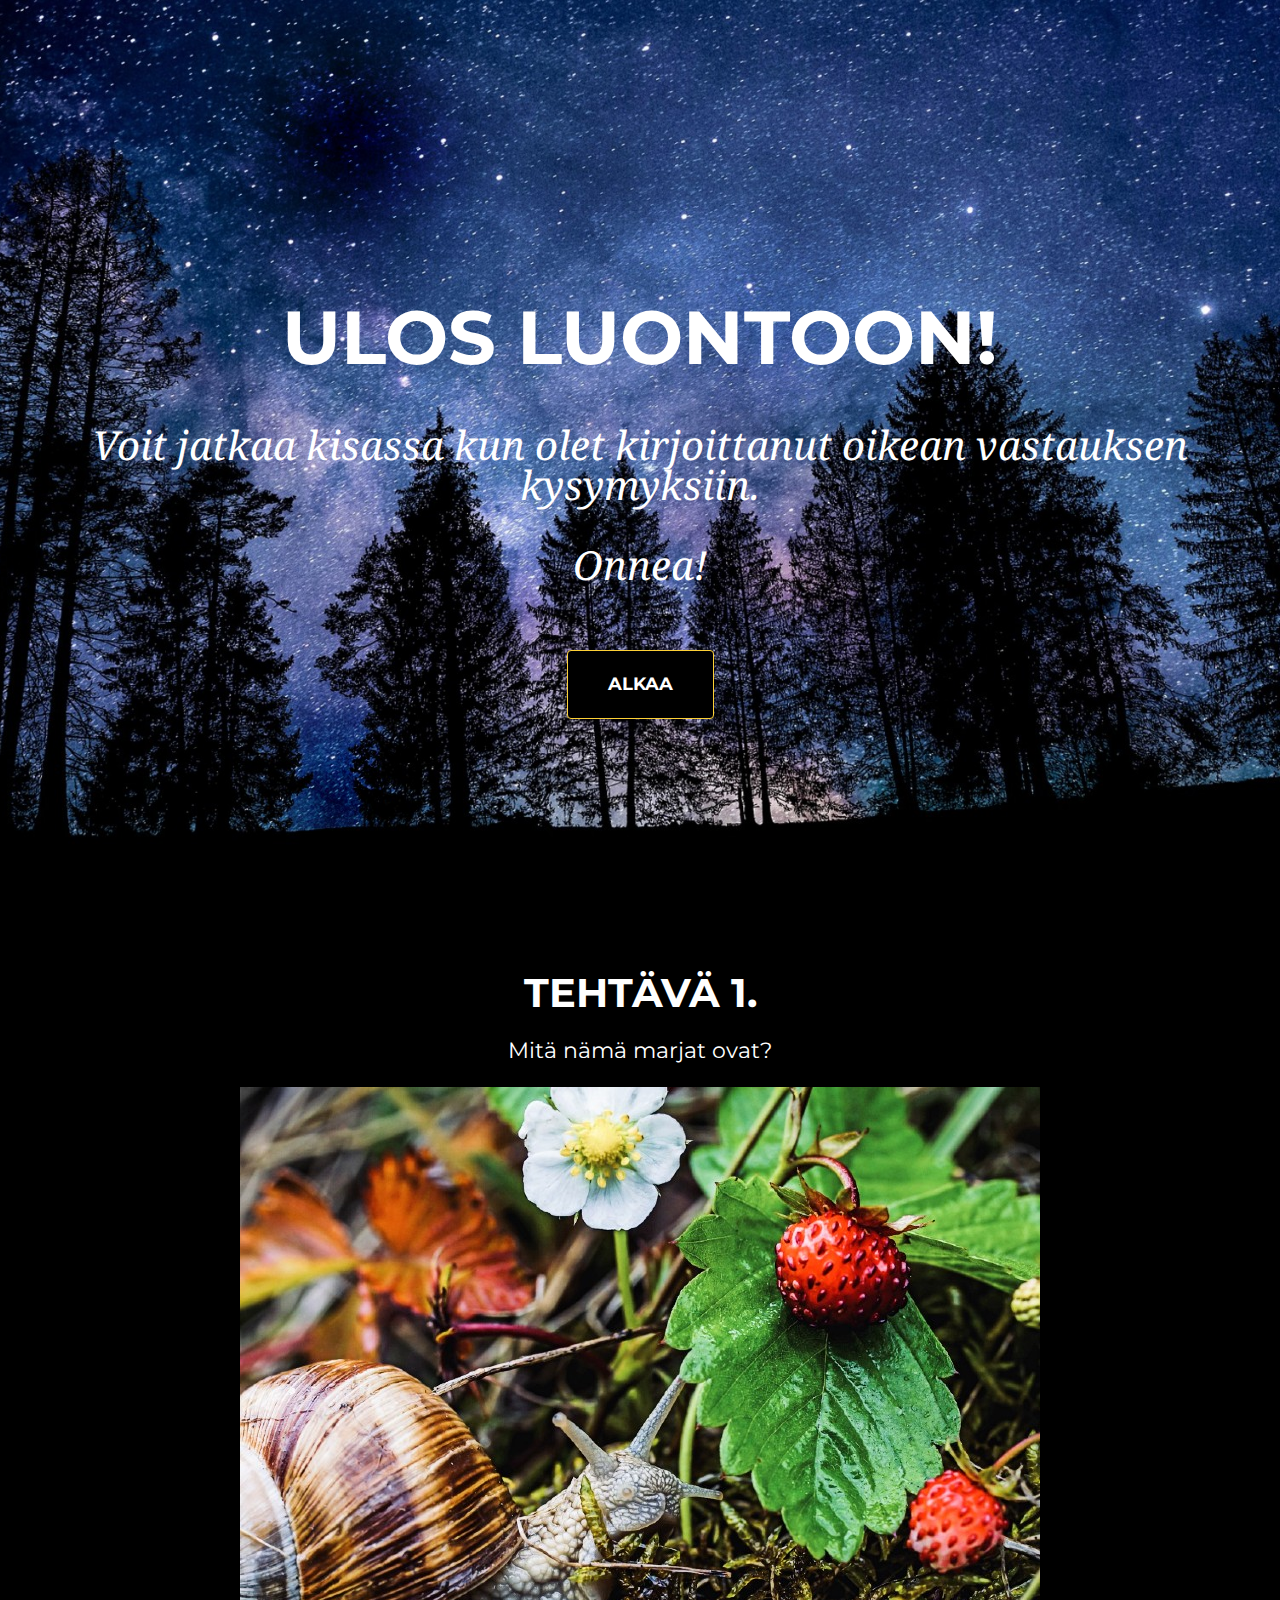
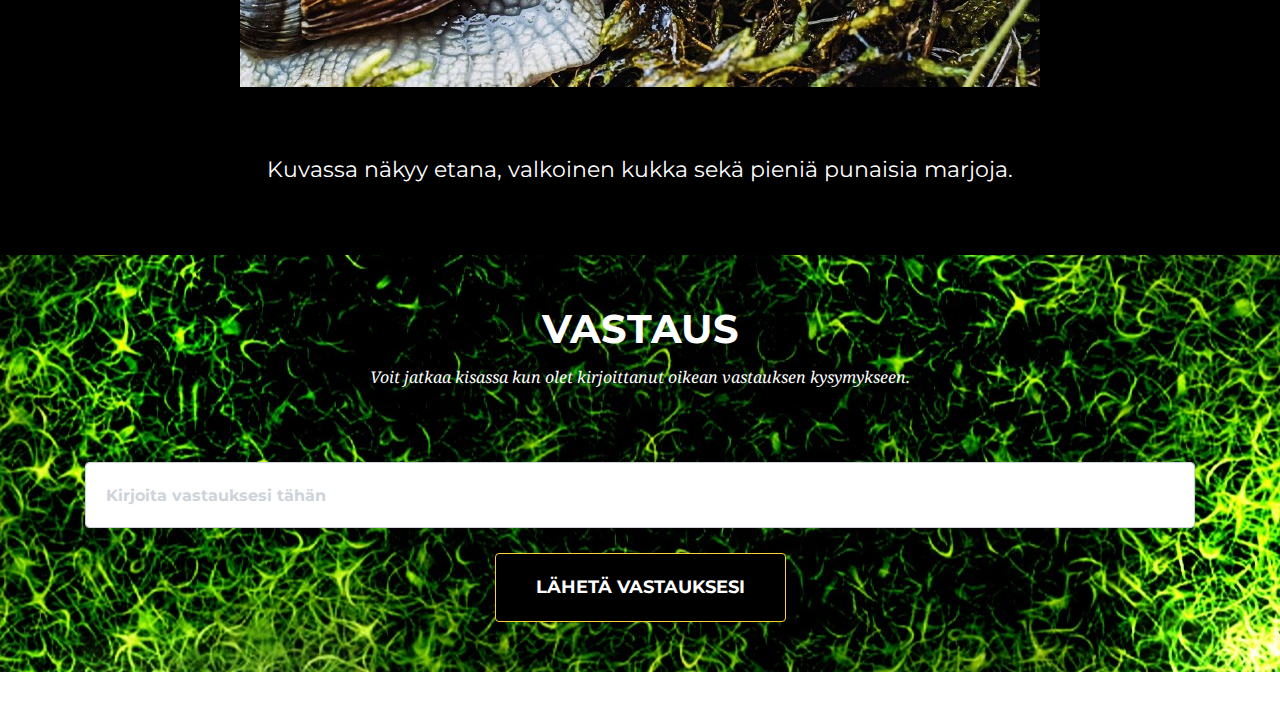
<file: index.html>
<!--
OM TEKNIKJAKTEN
==========================================================
Teknikjakten är inspirerad av escape rooms och skapades som en del 
av projektet Mer för fler som Umeå kommuns bibliotek deltog i 2018. 
Projektgruppen bestod av sex personer från olika bibliotek som gick 
en metodutbildning, SKL:s Innovationsguiden.

Du kan hitta mer information om detta projekt på följande plats

www.minabibliotek.se/merforfler

SKAPA EGNA JAKTER
==========================================================
Denna version av teknikjakten är en mall framtagen för att det skall vara
enkelt att skapa egna teknikjakter.
kunna skapa egna "teknikjakter".

Ett exempel på teknikjakt kan hittas på:

www.itbib.se/teknikjakten

LICENS OCH MALL
==========================================================
Teknikjakten är byggd med hjälp av ett javascript ramverk som heter 
Twitter bootstrap och en tema som heter Agency.
Temat kan hittas på följande sida.

https://startbootstrap.com/themes/agency/

Eller här:

https://github.com/BlackrockDigital/startbootstrap-agency

Mallen Agency använder sig av en licens som heter "The MIT License".
Det innebär följande

The MIT License (MIT)

Copyright (c) 2013-2019 Blackrock Digital LLC

Permission is hereby granted, free of charge, to any person obtaining a copy
of this software and associated documentation files (the "Software"), to deal
in the Software without restriction, including without limitation the rights
to use, copy, modify, merge, publish, distribute, sublicense, and/or sell
copies of the Software, and to permit persons to whom the Software is
furnished to do so, subject to the following conditions:

The above copyright notice and this permission notice shall be included in
all copies or substantial portions of the Software.

THE SOFTWARE IS PROVIDED "AS IS", WITHOUT WARRANTY OF ANY KIND, EXPRESS OR
IMPLIED, INCLUDING BUT NOT LIMITED TO THE WARRANTIES OF MERCHANTABILITY,
FITNESS FOR A PARTICULAR PURPOSE AND NONINFRINGEMENT. IN NO EVENT SHALL THE
AUTHORS OR COPYRIGHT HOLDERS BE LIABLE FOR ANY CLAIM, DAMAGES OR OTHER
LIABILITY, WHETHER IN AN ACTION OF CONTRACT, TORT OR OTHERWISE, ARISING FROM,
OUT OF OR IN CONNECTION WITH THE SOFTWARE OR THE USE OR OTHER DEALINGS IN
THE SOFTWARE.

SLUT PÅ KOMMENTARER
==========================================================
-->

<!--SÅ GÖR DU För att skapa en egen teknikjakt behöver du ändra vissa delar i detta dokument
sådana platser är märkta med texten ÄNDRA. Läs kommentarerna eller använd sökfunktionen
ctrl+f för att snabbt hitta de platser du behöver ändra på.-->


<!DOCTYPE html>
<html lang="sv">
  <head>
    <meta http-equiv="Content-Type" content="text/html; charset=UTF-8">
    <meta name="viewport" content="width=device-width, initial-scale=1, shrink-to-fit=no">
    <meta name="description" content="">
    <meta name="author" content="">

  <!--
  # Genom att ändra denna informationen nedan kan du ge jakten ett eget namn
  # EX: <title>Ett helt eget namn</title>
  # Informationen visas inte någonstans på webbsidan utan ändrar det namn som 
  # webbsidans flik/tabb har då du du surfar till sidan.
  # 
  -->

    

  <!--Filer som berättar hur sidan skall se ut laddas in. Här behöver vi inte ändra något-->
  
    <link href="vendor/bootstrap/css/bootstrap.min.css" rel="stylesheet">
    <link href="vendor/fontawesome-free/css/all.min.css" rel="stylesheet" type="text/css">
    <link href="https://fonts.googleapis.com/css?family=Montserrat:400,700" rel="stylesheet" type="text/css">
    <link href='https://fonts.googleapis.com/css?family=Kaushan+Script' rel='stylesheet' type='text/css'>
    <link href='https://fonts.googleapis.com/css?family=Droid+Serif:400,700,400italic,700italic' rel='stylesheet' type='text/css'>
    <link href='https://fonts.googleapis.com/css?family=Roboto+Slab:400,100,300,700' rel='stylesheet' type='text/css'>
    <link href="css/agency.min.css" rel="stylesheet">
    <link href="css/style.css" rel="stylesheet">

  </head>


  <body id="page-top">
  <!-- Denna del av koden berättar vad menyn skall innehålla -->
    <nav class="navbar navbar-expand-lg navbar-dark fixed-top" id="mainNav">
      <div class="container">
        
        <!--<button class="navbar-toggler navbar-toggler-right" type="button" data-toggle="collapse" data-target="#navbarResponsive" aria-controls="navbarResponsive" aria-expanded="false" aria-label="Toggle navigation">
          Menu
          <i class="fas fa-bars"></i>
        </button>
        <div class="collapse navbar-collapse" id="navbarResponsive">
          <ul class="navbar-nav text-uppercase ml-auto">
            <li class="nav-item">
              <a class="nav-link js-scroll-trigger" href="./om.html"></a>
            </li> 
            <li class="nav-item">
              <a class="nav-link js-scroll-trigger" href="./om.html"></a>
            </li> 

          </ul>
          -->
        </div>
      </div>
    </nav>

    <!--SLUT PÅ DELEN SOM BESKRIVER MENYN LÄNGST UPP-->

    <!--FÖRSTA DELEN SOM INTRODUCERAR JAKTEN STARTAR-->
    <header class="masthead"> 
      <div class="container"> 
        <div class="intro-text">
        <div class="intro-heading text-uppercase">Ulos luontoon!</div>
          <div class="intro-lead-in">Voit jatkaa kisassa kun olet kirjoittanut oikean vastauksen kysymyksiin.<br/><br/>Onnea! <br/><br/></div>
          
          <a class="btn btn-primary btn-xl text-uppercase js-scroll-trigger" href="#services">
          Alkaa
          </a>
        </div>
      </div>
    </header>
    
    <!-- DELEN SOM BESKRIVER FÖRSTA UPPDRAGET STARTAR -->
    <section id="services">
      <div class="container">
        <div class="row">
          <div class="col-lg-12 text-center">
            <h2 class="section-heading text-uppercase">Tehtävä 1.</h2>
            <!-- h3 class="section-subheading "></h3-->

            <p> Mitä nämä marjat ovat?</p>
            
            <!--Ibland kanske du vill lägga till en bild i beskrivningen.
            I så fall läger du in bilden i katalogen img.
            Du lägger sedan in följande kod för att berätta att en bild skall visas.
            Men ersätter bildensnamn med det namn din bild och det filformat din bild har.

            EX:
            <img src="./img/bildensnamn.filformat">
            T.ex: <img src="./img/coolbild.jpeg">-->
            <img src="./img/smul.jpg" alt="">
            <p></p>

            <br />
            <br />
            <p>Kuvassa näkyy etana, valkoinen kukka sekä pieniä punaisia marjoja.</p>
            <!--Här nedan beskriver du vad uppdraget skall vara-->
            <p>
          
            </p>
          </div>
        </div>
      </div>
    </section>

 
    
    <!-- DELEN DÄR MAN MATAR IN SITT SVAR STARTAR -->
    <section id="contact">
      <div class="container">
        <div class="row">
          <div class="col-lg-12 text-center">
            <h2 class="section-heading text-uppercase">vastaus</h2>
            <h3 class="section-subheading question-text">Voit jatkaa kisassa kun olet kirjoittanut oikean vastauksen kysymykseen.</h3>
          </div>
        </div>
        <div class="row">
          <div class="col-lg-12">

      <!--Du behöver här berätta vilken sida som skall laddas om man löser uppdraget.
      Just nu är det sidan som heter 2.html som skall laddas.
      Om vi istället skulle arbeta med uppdrag 2 just så och ändra i filen 2.html skulle vi då alltså
      istället låta det stå "./3.html" eftersom det då är den sidan som borde laddas.

      Vi kan fortsätta på detta viset och lägga till nya sidor tills dess att vi skapat
      så många uppdrag vi vill.
      -->
            <form id="contactForm" name="sentMessage" novalidate="novalidate" 
            action="./2.html" 
            onsubmit="return validateForm()" autocomplete="off">
              <div class="row">
                <div class="col-md-12">
                  <div class="form-group">
                    <input class="form-control" id="answer" type="text" placeholder="Kirjoita vastauksesi tähän" required="required" data-validation-required-message="Rutan får inte vara tom">
                    <p class="help-block text-danger"></p>
                  </div>
                  
                <div class="col-lg-12 text-center">
                  <div id="success"></div>
                  <button id="sendMessageButton" class="btn btn-primary btn-xl text-uppercase" type="submit">Lähetä vastauksesi</button>
                </div>
              </div>
            
          </div></form>
        </div>
      </div>
    </div></section>

    <!-- DENNA DEL BESKRIVER INFORMATIONEN SOM VISAS LÄNGST NER PÅ SIDAN -->
    <footer>
      <div class="container">
        <div class="row">
          <div class="col-md-12">
            <span class="copyright">
              
            </span>
          </div>
          
        </div>
      </div>
    </footer>



    <!-- Filer som denna mall använder läses in, du behöver inte ändra något här.-->

    <script src="vendor/jquery/jquery.min.js"></script>
    <script src="vendor/bootstrap/js/bootstrap.bundle.min.js"></script>
    <script src="vendor/jquery-easing/jquery.easing.min.js"></script>
    <script src="js/agency.min.js"></script>
    <script src="js/agency.min.js"></script>

    <!--I DENNA DEL BERÄTTAR DU VAD SOM ÄR RÄTT SVAR-->
    <script>
    function validateForm() {

      //Det använder skriver i rutan hämtas in och sparas i en variabel som heter answer.
      //det man skrivit in i rutan konverteras automatiskt till gemener.
      //Skriver någon in MeDDelande och då använder versaler kommer texten som sparas att ändå att bli meddelande.
      //Det gör det lättare att berätta vilket alteranativ som är rätt eftersom
      //vi inte behöver ta hänsyn till gemenser/versaler.
      var answer = document.forms["contactForm"]["answer"].value.toLowerCase();
      
      /*Genom att ändra det som står mellan dessa tecken "" kan du välja vad som är rätt svar 
      Viktigt! Skriv svaret med små bokstäver.

      EX: if (answer == "mittsvar")

      Om man nu skriver in mittsvar i rutan kommer man vidare.
      
      Finns det fler än ett rätt svar? 

      Genom att lägga till följande tecken || (markera texten och kopiera 
      eller tryck alt-gr samtidigt som du trycker på tangenten till höger om shift)
      så kan du lägga till fler alternativ som är rätt.

      EX: Med två räta svar

      if (answer == "svar1" || answer == "svar2" )
      
      EX: Med tre rätta svar

      if (answer == "svar1" || answer == "svar2" answer == "svar3" )
      */

      if (answer == "ahomansikoita") { /*Kom ihåg att svaret skall skrivas med gemener*/
          return true;
      }else{
        document.getElementById("answer").value ="";
        document.getElementById("answer").setAttribute("placeholder","Det var tyvärr fel svar, försök igen!");
        return false;
      }
    }
  </script>

  <!--GRATTIS! Du har nu gjort startsidan för din egen teknikjakt! Testa att dubbelklicka på denna fil
  index.html för att visa sidan i din webbläsare. Fungerar inte  det kan du högerklicka på filen och välja öppna med. Där borde du kunna hitta någon webbläsare som alternativ

  EX: Internet Explorer, Edge, Firefox, Chrome

  Det är nu dags att öppna sidan som heter 2.html och följa instruktionerna där.
  -->
</body>
</html>
</file>
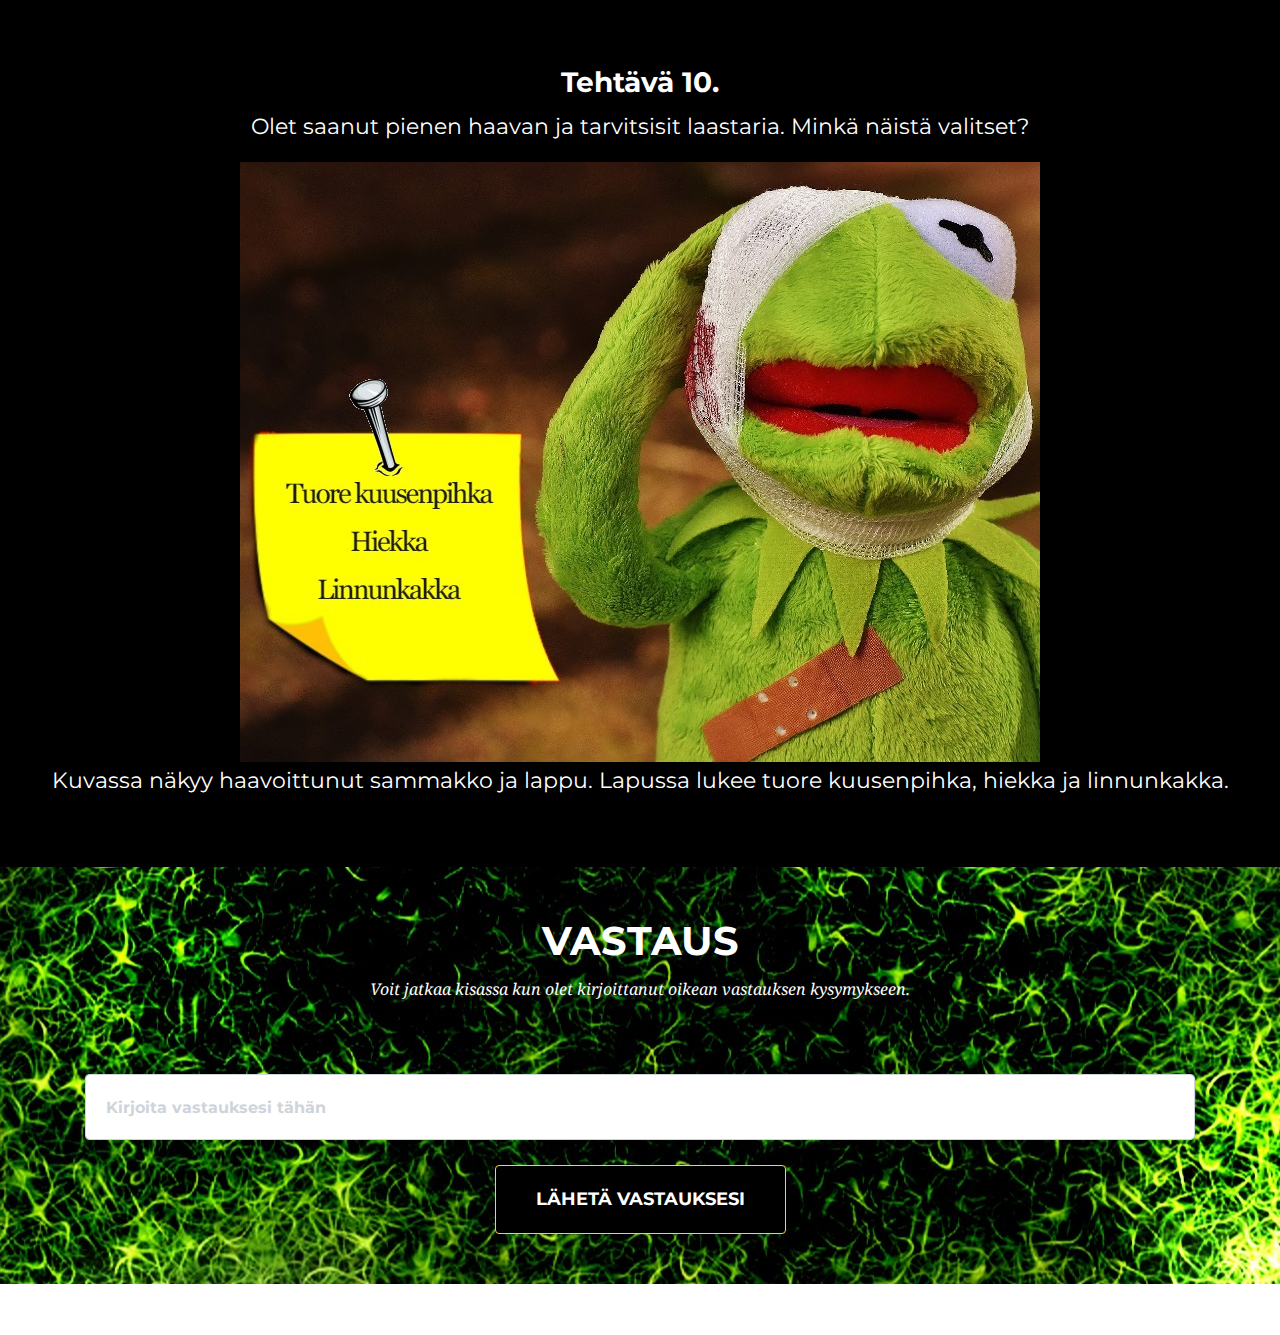
<file: 10.html>
<!--
SKAPA EN EGEN MALLSIDA FÖR UPPDRAG
==========================================================
Nu blir det lite repetition. Den sida hu hintills arbetet med 
introducerade jakten och hade därför lite speciellt innehåll.

Målet med den sida du arbetar med just nu är att skapa en
mall som du sedan kan kopiera till så många uppdrag du behöver.
Du behöver sedan ändra ett saker på varje sida.

1. Beskrivningen av uppdraget.
2. Uppgiftens nummer
3. Vad det rätta svaret är
4. Vilken sida som skall laddas om man svarar rätt.
-->

<!DOCTYPE html>
<html lang="sv">
  <head>
    <meta http-equiv="Content-Type" content="text/html; charset=UTF-8">
    <meta name="viewport" content="width=device-width, initial-scale=1, shrink-to-fit=no">
    <meta name="description" content="">
    <meta name="author" content="">

  <!--
  # Genom att ändra denna informationen nedan kan du ge jakten ett eget namn
  # EX: <title>Ett helt eget namn</title>
  # Informationen visas inte någonstans på webbsidan utan ändrar det namn som 
  # webbsidans flik/tabb har då du du surfar till sidan.
  # 
  -->
    <title></title>

  <!--Filer som berättar hur sidan skall se ut laddas in. Här behöver vi inte ändra något-->
  
    <link href="vendor/bootstrap/css/bootstrap.min.css" rel="stylesheet">
    <link href="vendor/fontawesome-free/css/all.min.css" rel="stylesheet" type="text/css">
    <link href="https://fonts.googleapis.com/css?family=Montserrat:400,700" rel="stylesheet" type="text/css">
    <link href='https://fonts.googleapis.com/css?family=Kaushan+Script' rel='stylesheet' type='text/css'>
    <link href='https://fonts.googleapis.com/css?family=Droid+Serif:400,700,400italic,700italic' rel='stylesheet' type='text/css'>
    <link href='https://fonts.googleapis.com/css?family=Roboto+Slab:400,100,300,700' rel='stylesheet' type='text/css'>
    <link href="css/agency.min.css" rel="stylesheet">
    <link href="css/style.css" rel="stylesheet">
  </head>


  <body id="page-top">
  <!-- Denna del av koden berättar vad menyn skall innehålla -->
    <nav class="navbar navbar-expand-lg navbar-dark fixed-top" id="mainNav">
      <div class="container"><!--
        <a class="navbar-brand js-scroll-trigger" href="#page-top"></a>

        <button class="navbar-toggler navbar-toggler-right" type="button" data-toggle="collapse" data-target="#navbarResponsive" aria-controls="navbarResponsive" aria-expanded="false" aria-label="Toggle navigation">
          Menu
          <i class="fas fa-bars"></i>
        </button>
        <div class="collapse navbar-collapse" id="navbarResponsive">
          <ul class="navbar-nav text-uppercase ml-auto">
            <li class="nav-item">
              <a class="nav-link js-scroll-trigger" href="http://www.itbib.se/teknikjakten/om.html">
      </a>
            </li> 
            <li class="nav-item">
              <a class="nav-link js-scroll-trigger" href="http://www.itbib.se/teknikjakten/om.html"></a>
            </li> 

          </ul>-->
        </div>
      </div>
    </nav>

    <!--SLUT PÅ DELEN SOM BESKRIVER MENYN LÄNGST UPP-->

    <!-- DELEN SOM BESKRIVER FÖRSTA UPPDRAGET STARTAR -->
    <section id="services">
      <div class="container">
        <div class="row">
          <div class="col-lg-12 text-center">
            <!--Sidans största rubrik-->
            <h2 class="section-heading text-uppercase"></h2>

            <!--Bakgrunds information-->
            <h3></h3>

            <!--Eventuellt återkoppling gällande det tidigare uppdraget-->
            <p> 
            
            </p>

            <!--Uppgiftens nummer-->
            <h3>Tehtävä 10.</h3>
            <!--Vilket är uppdraget?-->
            <p>Olet saanut pienen haavan ja tarvitsisit laastaria. Minkä näistä valitset?
          
            

            <!--Ibland kanske du vill lägga till en bild i beskrivningen.
            I så fall läger du in bilden i katalogen img.
            Du lägger sedan in följande kod för att berätta att en bild skall visas.
            Men ersätter bildensnamn med det namn din bild och det filformat din bild har.

            EX:
            <img src="./img/bildensnamn.filformat">
            T.ex: <img src="./img/coolbild.jpeg">
            -->
            </p>
            <img src="./img/såretny.jpg" alt="en groda som skadat sig och en lapp med orden färsk grankåda, sand och fågelbajs.">
          </div>
        </div>
      </div><p>Kuvassa näkyy haavoittunut sammakko ja lappu. Lapussa lukee tuore kuusenpihka, hiekka ja linnunkakka.</p>
    </section>

 
<!-- DELEN DÄR MAN MATAR IN SITT SVAR STARTAR -->
    <section id="contact">
      <div class="container">
        <div class="row">
          <div class="col-lg-12 text-center">
            <h2 class="section-heading text-uppercase">vastaus</h2>
            <h3 class="section-subheading question-text">Voit jatkaa kisassa kun olet kirjoittanut oikean vastauksen kysymykseen.</h3>
          </div>
        </div>
        <div class="row">
          <div class="col-lg-12">

      <!--VILKEN SIDA SKALL LADDAS OM MAN SKRIVIT IN RÄTT SVAR
      Du behöver här berätta vilken sida som skall laddas om man löser uppdraget.
      Just nu är det sidan som heter 2.html som skall laddas.
      Om vi istället skulle arbeta med uppdrag 2 just så och ändra i filen 2.html skulle vi då alltså
      istället låta det stå 3.html eftersom det då är den sidan som borde laddas.
      Om detta är sista uppdraget i din jakt skriver du in klar.html

      Vi kan fortsätta på detta viset och lägga till nya sidor tills dess att vi skapat
      så många uppdrag vi vill.
      -->
            <form id="contactForm" name="sentMessage" novalidate="novalidate" 
            action="./11.html" 
            onsubmit="return validateForm()" autocomplete="off">
              <div class="row">
                <div class="col-md-12">
                  <div class="form-group">
                    <input class="form-control" id="answer" type="text" placeholder="Kirjoita vastauksesi tähän" required="required" data-validation-required-message="Rutan får inte vara tom">
                    <p class="help-block text-danger"></p>
                  </div>
                  
                <div class="col-lg-12 text-center">
                  <div id="success"></div>
                  <button id="sendMessageButton" class="btn btn-primary btn-xl text-uppercase" type="submit">Lähetä vastauksesi</button>
                </div>
              </div>
            
          </div></form>
        </div>
      </div>
    </div></section>

    <!-- DENNA DEL BESKRIVER INFORMATIONEN SOM VISAS LÄNGST NER PÅ SIDAN -->
    <footer>
      <div class="container">
        <div class="row">
          <div class="col-md-12">
            <span class="copyright">
              <a href="http://www.umea.se/umeakommun/kulturochfritid/bibliotek.4.4ad27aa912e4d856fb180001056.html" style="font-weight: bold">
                  
              </a>
            </span>
          </div>
          
        </div>
      </div>
    </footer>

    <!-- Filer som denna mall använder läses in -->
    <script src="vendor/jquery/jquery.min.js"></script>
    <script src="vendor/bootstrap/js/bootstrap.bundle.min.js"></script>
    <script src="vendor/jquery-easing/jquery.easing.min.js"></script>
    <script src="js/agency.min.js"></script>
    <script src="js/agency.min.js"></script>

    <!--I DENNA DEL BERÄTTAR DU VAD SOM ÄR RÄTT SVAR-->
    <script>
    function validateForm() {

      //Det använder skriver i rutan hämtas in och sparas i en variabel som heter answer.
      var answer = document.forms["contactForm"]["answer"].value.toLowerCase();
      
      /*Genom att ändra det som står mellan dessa tecken "" kan du välja vad som är rätt svar 
      Viktigt! Skriv svaret med små bokstäver.

      EX: if (answer == "mittsvar")

      Om man nu skriver in mittsvar i rutan kommer man vidare.
      
      Finns det fler än ett rätt svar? 

      Genom att lägga till följande tecken || (markera texten och kopiera 
      eller tryck alt-gr samtidigt som du trycker på tangenten till höger om shift)
      så kan du lägga till fler alternativ som är rätt.

      EX: Med två räta svar

       if (answer == "svar1" || answer == "svar2" )
      
      EX: Med tre rätta svar

      if (answer == "svar1" || answer == "svar2" answer == "svar3" )

      */

      if (answer == "tuore kuusenpihka") {
          return true;
      }else{
        document.getElementById("answer").value ="";
        document.getElementById("answer").setAttribute("placeholder","Det var tyvärr fel svar, försök igen!");
        return false;
      }
    }
  </script>

  <!--GRATTIS Du har nu gjort uppdrag nummer två!
  Du har nu skapat en mall för en uppdragssida att utgå från.
  Vill du t.ex. skapa en teknikjakt med kan du kopiera 
  dokument och döpa kopian till 3.html. Du kan sedan upprepa samma tillvägagångssätt
  fler gånger och du vill skapa en jakt med fler uppdrag.

  3.html

  Du går sedan igenom dessa kopior på samma vis som detta dokument.


  Så avslutar du jakten.

  Du avslutar jakten genom att säga att man skall hamna på sidan
  klar.html om man skriver in rätt svar.

  EX: 
            action="./klar.html" 

  Du hittar fler instruktioner här ovan under delen som heter
  VILKEN SIDA SKALL LADDAS OM SKRIVIT IN RÄTT SVAR
  -->
</body>
</html>
</file>
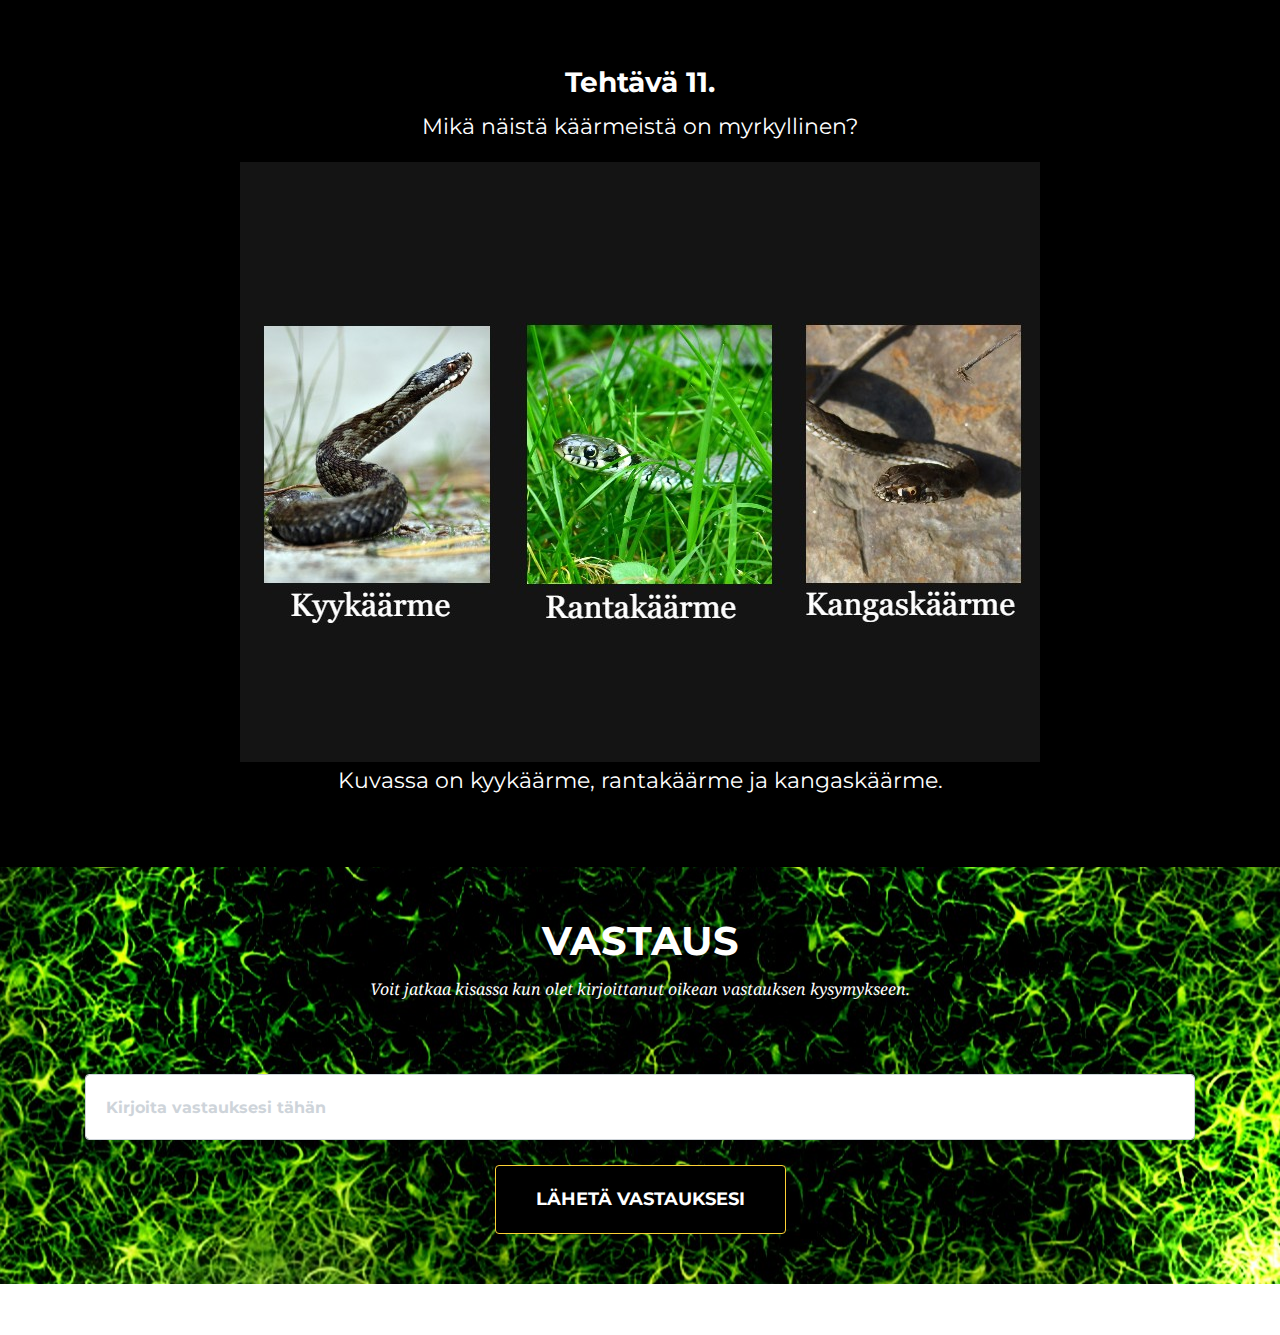
<file: 11.html>
<!--
SKAPA EN EGEN MALLSIDA FÖR UPPDRAG
==========================================================
Nu blir det lite repetition. Den sida hu hintills arbetet med 
introducerade jakten och hade därför lite speciellt innehåll.

Målet med den sida du arbetar med just nu är att skapa en
mall som du sedan kan kopiera till så många uppdrag du behöver.
Du behöver sedan ändra ett saker på varje sida.

1. Beskrivningen av uppdraget.
2. Uppgiftens nummer
3. Vad det rätta svaret är
4. Vilken sida som skall laddas om man svarar rätt.
-->

<!DOCTYPE html>
<html lang="sv">
  <head>
    <meta http-equiv="Content-Type" content="text/html; charset=UTF-8">
    <meta name="viewport" content="width=device-width, initial-scale=1, shrink-to-fit=no">
    <meta name="description" content="">
    <meta name="author" content="">

  <!--
  # Genom att ändra denna informationen nedan kan du ge jakten ett eget namn
  # EX: <title>Ett helt eget namn</title>
  # Informationen visas inte någonstans på webbsidan utan ändrar det namn som 
  # webbsidans flik/tabb har då du du surfar till sidan.
  # 
  -->
    <title></title>

  <!--Filer som berättar hur sidan skall se ut laddas in. Här behöver vi inte ändra något-->
  
    <link href="vendor/bootstrap/css/bootstrap.min.css" rel="stylesheet">
    <link href="vendor/fontawesome-free/css/all.min.css" rel="stylesheet" type="text/css">
    <link href="https://fonts.googleapis.com/css?family=Montserrat:400,700" rel="stylesheet" type="text/css">
    <link href='https://fonts.googleapis.com/css?family=Kaushan+Script' rel='stylesheet' type='text/css'>
    <link href='https://fonts.googleapis.com/css?family=Droid+Serif:400,700,400italic,700italic' rel='stylesheet' type='text/css'>
    <link href='https://fonts.googleapis.com/css?family=Roboto+Slab:400,100,300,700' rel='stylesheet' type='text/css'>
    <link href="css/agency.min.css" rel="stylesheet">
    <link href="css/style.css" rel="stylesheet">
  </head>


  <body id="page-top">
  <!-- Denna del av koden berättar vad menyn skall innehålla -->
    <nav class="navbar navbar-expand-lg navbar-dark fixed-top" id="mainNav">
      <div class="container"><!--
        <a class="navbar-brand js-scroll-trigger" href="#page-top"></a>

        <button class="navbar-toggler navbar-toggler-right" type="button" data-toggle="collapse" data-target="#navbarResponsive" aria-controls="navbarResponsive" aria-expanded="false" aria-label="Toggle navigation">
          Menu
          <i class="fas fa-bars"></i>
        </button>
        <div class="collapse navbar-collapse" id="navbarResponsive">
          <ul class="navbar-nav text-uppercase ml-auto">
            <li class="nav-item">
              <a class="nav-link js-scroll-trigger" href="http://www.itbib.se/teknikjakten/om.html">
      </a>
            </li> 
            <li class="nav-item">
              <a class="nav-link js-scroll-trigger" href="http://www.itbib.se/teknikjakten/om.html"></a>
            </li> 

          </ul>-->
        </div>
      </div>
    </nav>

    <!--SLUT PÅ DELEN SOM BESKRIVER MENYN LÄNGST UPP-->

    <!-- DELEN SOM BESKRIVER FÖRSTA UPPDRAGET STARTAR -->
    <section id="services">
      <div class="container">
        <div class="row">
          <div class="col-lg-12 text-center">
            <!--Sidans största rubrik-->
            <h2 class="section-heading text-uppercase"></h2>

            <!--Bakgrunds information-->
            <h3></h3>

            <!--Eventuellt återkoppling gällande det tidigare uppdraget-->
            <p> 
            
            </p>

            <!--Uppgiftens nummer-->
            <h3>Tehtävä 11.</h3>
            <!--Vilket är uppdraget?-->
            <p>
            Mikä näistä käärmeistä on myrkyllinen?
            

            <!--Ibland kanske du vill lägga till en bild i beskrivningen.
            I så fall läger du in bilden i katalogen img.
            Du lägger sedan in följande kod för att berätta att en bild skall visas.
            Men ersätter bildensnamn med det namn din bild och det filformat din bild har.

            EX:
            <img src="./img/bildensnamn.filformat">
            T.ex: <img src="./img/coolbild.jpeg">
            -->
            </p>
            <img src="./img/ormfin.jpg" alt="en huggorm, en snok och en hasselsnok">
          </div>
        </div>
      </div><p>Kuvassa on kyykäärme, rantakäärme ja kangaskäärme.</p>
    </section>

 
<!-- DELEN DÄR MAN MATAR IN SITT SVAR STARTAR -->
    <section id="contact">
      <div class="container">
        <div class="row">
          <div class="col-lg-12 text-center">
            <h2 class="section-heading text-uppercase">vastaus</h2>
            <h3 class="section-subheading question-text">Voit jatkaa kisassa kun olet kirjoittanut oikean vastauksen kysymykseen.</h3>
          </div>
        </div>
        <div class="row">
          <div class="col-lg-12">

      <!--VILKEN SIDA SKALL LADDAS OM MAN SKRIVIT IN RÄTT SVAR
      Du behöver här berätta vilken sida som skall laddas om man löser uppdraget.
      Just nu är det sidan som heter 2.html som skall laddas.
      Om vi istället skulle arbeta med uppdrag 2 just så och ändra i filen 2.html skulle vi då alltså
      istället låta det stå 3.html eftersom det då är den sidan som borde laddas.
      Om detta är sista uppdraget i din jakt skriver du in klar.html

      Vi kan fortsätta på detta viset och lägga till nya sidor tills dess att vi skapat
      så många uppdrag vi vill.
      -->
            <form id="contactForm" name="sentMessage" novalidate="novalidate" 
            action="./12.html" 
            onsubmit="return validateForm()" autocomplete="off">
              <div class="row">
                <div class="col-md-12">
                  <div class="form-group">
                    <input class="form-control" id="answer" type="text" placeholder="Kirjoita vastauksesi tähän" required="required" data-validation-required-message="Rutan får inte vara tom">
                    <p class="help-block text-danger"></p>
                  </div>
                  
                <div class="col-lg-12 text-center">
                  <div id="success"></div>
                  <button id="sendMessageButton" class="btn btn-primary btn-xl text-uppercase" type="submit">Lähetä vastauksesi</button>
                </div>
              </div>
            
          </div></form>
        </div>
      </div>
    </div></section>

    <!-- DENNA DEL BESKRIVER INFORMATIONEN SOM VISAS LÄNGST NER PÅ SIDAN -->
    <footer>
      <div class="container">
        <div class="row">
          <div class="col-md-12">
            <span class="copyright">
              <a href="http://www.umea.se/umeakommun/kulturochfritid/bibliotek.4.4ad27aa912e4d856fb180001056.html" style="font-weight: bold">
                  
              </a>
            </span>
          </div>
          
        </div>
      </div>
    </footer>

    <!-- Filer som denna mall använder läses in -->
    <script src="vendor/jquery/jquery.min.js"></script>
    <script src="vendor/bootstrap/js/bootstrap.bundle.min.js"></script>
    <script src="vendor/jquery-easing/jquery.easing.min.js"></script>
    <script src="js/agency.min.js"></script>
    <script src="js/agency.min.js"></script>

    <!--I DENNA DEL BERÄTTAR DU VAD SOM ÄR RÄTT SVAR-->
    <script>
    function validateForm() {

      //Det använder skriver i rutan hämtas in och sparas i en variabel som heter answer.
      var answer = document.forms["contactForm"]["answer"].value.toLowerCase();
      
      /*Genom att ändra det som står mellan dessa tecken "" kan du välja vad som är rätt svar 
      Viktigt! Skriv svaret med små bokstäver.

      EX: if (answer == "mittsvar")

      Om man nu skriver in mittsvar i rutan kommer man vidare.
      
      Finns det fler än ett rätt svar? 

      Genom att lägga till följande tecken || (markera texten och kopiera 
      eller tryck alt-gr samtidigt som du trycker på tangenten till höger om shift)
      så kan du lägga till fler alternativ som är rätt.

      EX: Med två räta svar

       if (answer == "svar1" || answer == "svar2" )
      
      EX: Med tre rätta svar

      if (answer == "svar1" || answer == "svar2" answer == "svar3" )

      */

      if (answer == "kyykäärme") {
          return true;
      }else{
        document.getElementById("answer").value ="";
        document.getElementById("answer").setAttribute("placeholder","Det var tyvärr fel svar, försök igen!");
        return false;
      }
    }
  </script>

  <!--GRATTIS Du har nu gjort uppdrag nummer två!
  Du har nu skapat en mall för en uppdragssida att utgå från.
  Vill du t.ex. skapa en teknikjakt med kan du kopiera 
  dokument och döpa kopian till 3.html. Du kan sedan upprepa samma tillvägagångssätt
  fler gånger och du vill skapa en jakt med fler uppdrag.

  3.html

  Du går sedan igenom dessa kopior på samma vis som detta dokument.


  Så avslutar du jakten.

  Du avslutar jakten genom att säga att man skall hamna på sidan
  klar.html om man skriver in rätt svar.

  EX: 
            action="./klar.html" 

  Du hittar fler instruktioner här ovan under delen som heter
  VILKEN SIDA SKALL LADDAS OM SKRIVIT IN RÄTT SVAR
  -->
</body>
</html>
</file>
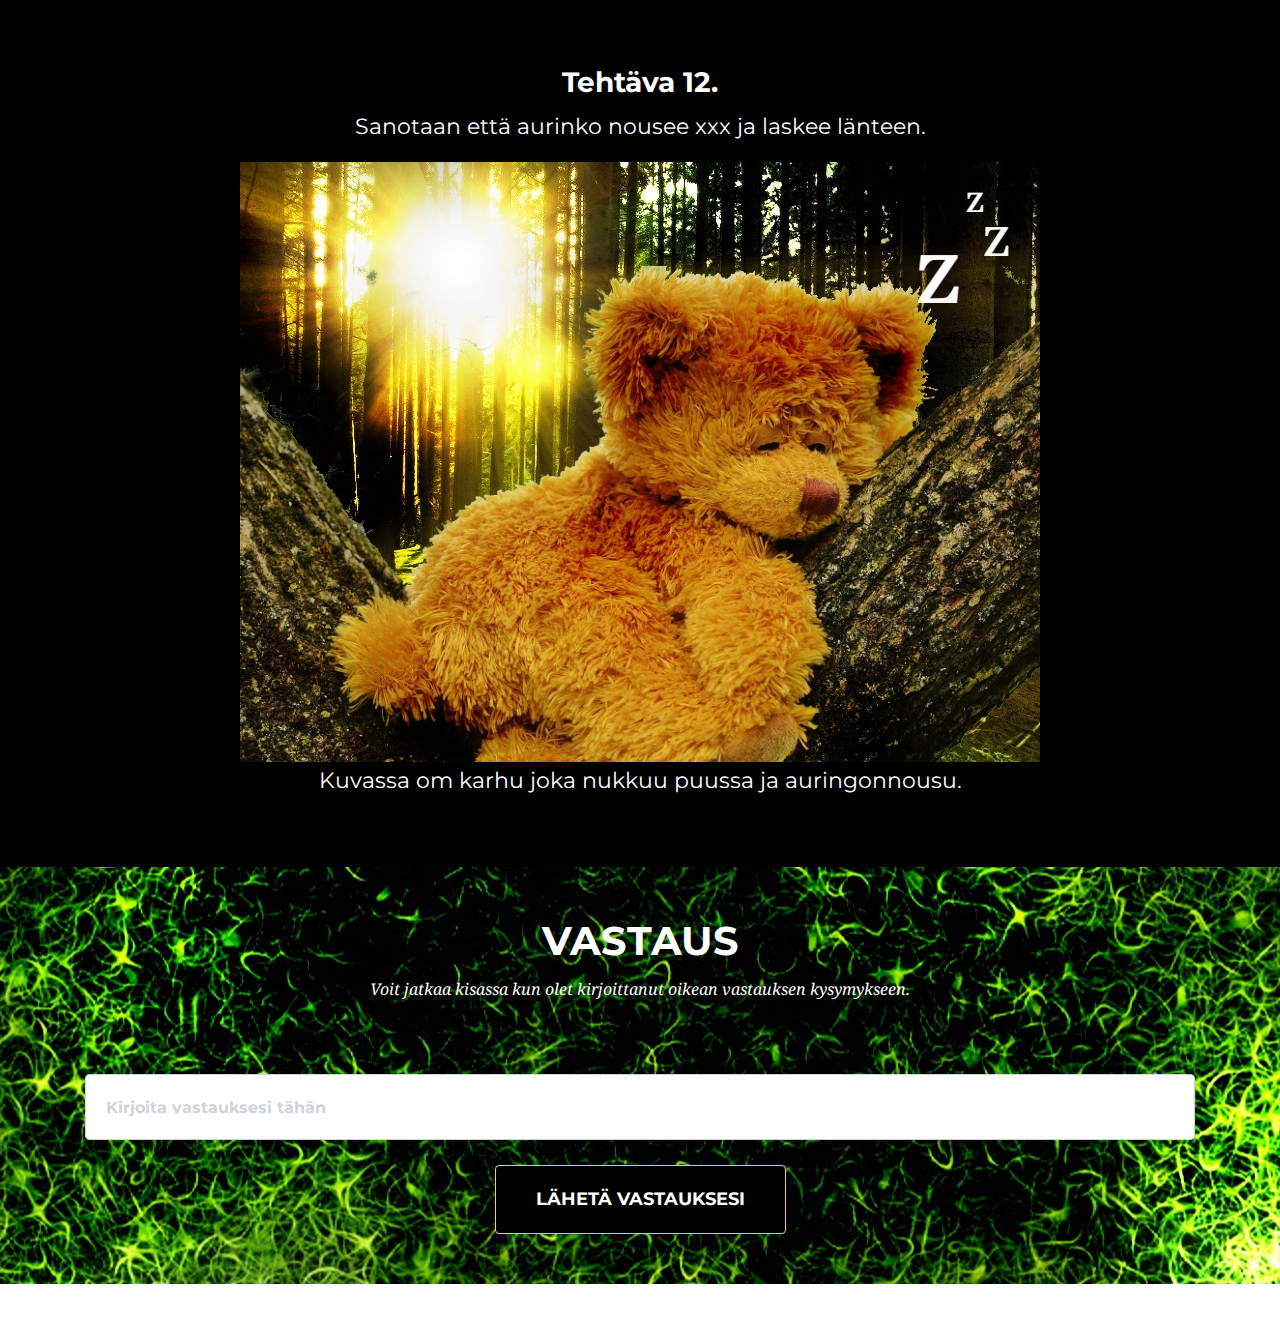
<file: 12.html>
<!--
SKAPA EN EGEN MALLSIDA FÖR UPPDRAG
==========================================================
Nu blir det lite repetition. Den sida hu hintills arbetet med 
introducerade jakten och hade därför lite speciellt innehåll.

Målet med den sida du arbetar med just nu är att skapa en
mall som du sedan kan kopiera till så många uppdrag du behöver.
Du behöver sedan ändra ett saker på varje sida.

1. Beskrivningen av uppdraget.
2. Uppgiftens nummer
3. Vad det rätta svaret är
4. Vilken sida som skall laddas om man svarar rätt.
-->

<!DOCTYPE html>
<html lang="sv">
  <head>
    <meta http-equiv="Content-Type" content="text/html; charset=UTF-8">
    <meta name="viewport" content="width=device-width, initial-scale=1, shrink-to-fit=no">
    <meta name="description" content="">
    <meta name="author" content="">

  <!--
  # Genom att ändra denna informationen nedan kan du ge jakten ett eget namn
  # EX: <title>Ett helt eget namn</title>
  # Informationen visas inte någonstans på webbsidan utan ändrar det namn som 
  # webbsidans flik/tabb har då du du surfar till sidan.
  # 
  -->
    <title></title>

  <!--Filer som berättar hur sidan skall se ut laddas in. Här behöver vi inte ändra något-->
  
    <link href="vendor/bootstrap/css/bootstrap.min.css" rel="stylesheet">
    <link href="vendor/fontawesome-free/css/all.min.css" rel="stylesheet" type="text/css">
    <link href="https://fonts.googleapis.com/css?family=Montserrat:400,700" rel="stylesheet" type="text/css">
    <link href='https://fonts.googleapis.com/css?family=Kaushan+Script' rel='stylesheet' type='text/css'>
    <link href='https://fonts.googleapis.com/css?family=Droid+Serif:400,700,400italic,700italic' rel='stylesheet' type='text/css'>
    <link href='https://fonts.googleapis.com/css?family=Roboto+Slab:400,100,300,700' rel='stylesheet' type='text/css'>
    <link href="css/agency.min.css" rel="stylesheet">
    <link href="css/style.css" rel="stylesheet">
  </head>


  <body id="page-top">
  <!-- Denna del av koden berättar vad menyn skall innehålla -->
    <nav class="navbar navbar-expand-lg navbar-dark fixed-top" id="mainNav">
      <div class="container"><!--
        <a class="navbar-brand js-scroll-trigger" href="#page-top"></a>

        <button class="navbar-toggler navbar-toggler-right" type="button" data-toggle="collapse" data-target="#navbarResponsive" aria-controls="navbarResponsive" aria-expanded="false" aria-label="Toggle navigation">
          Menu
          <i class="fas fa-bars"></i>
        </button>
        <div class="collapse navbar-collapse" id="navbarResponsive">
          <ul class="navbar-nav text-uppercase ml-auto">
            <li class="nav-item">
              <a class="nav-link js-scroll-trigger" href="http://www.itbib.se/teknikjakten/om.html">
      </a>
            </li> 
            <li class="nav-item">
              <a class="nav-link js-scroll-trigger" href="http://www.itbib.se/teknikjakten/om.html"></a>
            </li> 

          </ul>-->
        </div>
      </div>
    </nav>

    <!--SLUT PÅ DELEN SOM BESKRIVER MENYN LÄNGST UPP-->

    <!-- DELEN SOM BESKRIVER FÖRSTA UPPDRAGET STARTAR -->
    <section id="services">
      <div class="container">
        <div class="row">
          <div class="col-lg-12 text-center">
            <!--Sidans största rubrik-->
            <h2 class="section-heading text-uppercase"></h2>

            <!--Bakgrunds information-->
            <h3></h3>

            <!--Eventuellt återkoppling gällande det tidigare uppdraget-->
            <p> 
            
            </p>

            <!--Uppgiftens nummer-->
            <h3>Tehtäva 12.</h3>
            <!--Vilket är uppdraget?-->
            <p>Sanotaan että aurinko nousee xxx ja laskee länteen.
          
            

            <!--Ibland kanske du vill lägga till en bild i beskrivningen.
            I så fall läger du in bilden i katalogen img.
            Du lägger sedan in följande kod för att berätta att en bild skall visas.
            Men ersätter bildensnamn med det namn din bild och det filformat din bild har.

            EX:
            <img src="./img/bildensnamn.filformat">
            T.ex: <img src="./img/coolbild.jpeg">
            -->
            </p>
            <img src="./img/sol (1).jpg" alt="sovande björn i träd och soluppgång">
          </div>
        </div>
      </div><p>Kuvassa om karhu joka nukkuu puussa ja auringonnousu.</p>
    </section>

 
<!-- DELEN DÄR MAN MATAR IN SITT SVAR STARTAR -->
    <section id="contact">
      <div class="container">
        <div class="row">
          <div class="col-lg-12 text-center">
            <h2 class="section-heading text-uppercase">vastaus</h2>
            <h3 class="section-subheading question-text">Voit jatkaa kisassa kun olet kirjoittanut oikean vastauksen kysymykseen.</h3>
          </div>
        </div>
        <div class="row">
          <div class="col-lg-12">

      <!--VILKEN SIDA SKALL LADDAS OM MAN SKRIVIT IN RÄTT SVAR
      Du behöver här berätta vilken sida som skall laddas om man löser uppdraget.
      Just nu är det sidan som heter 2.html som skall laddas.
      Om vi istället skulle arbeta med uppdrag 2 just så och ändra i filen 2.html skulle vi då alltså
      istället låta det stå 3.html eftersom det då är den sidan som borde laddas.
      Om detta är sista uppdraget i din jakt skriver du in klar.html

      Vi kan fortsätta på detta viset och lägga till nya sidor tills dess att vi skapat
      så många uppdrag vi vill.
      -->
            <form id="contactForm" name="sentMessage" novalidate="novalidate" 
            action="./klar.html" 
            onsubmit="return validateForm()" autocomplete="off">
              <div class="row">
                <div class="col-md-12">
                  <div class="form-group">
                    <input class="form-control" id="answer" type="text" placeholder="Kirjoita vastauksesi tähän" required="required" data-validation-required-message="Rutan får inte vara tom">
                    <p class="help-block text-danger"></p>
                  </div>
                  
                <div class="col-lg-12 text-center">
                  <div id="success"></div>
                  <button id="sendMessageButton" class="btn btn-primary btn-xl text-uppercase" type="submit">Lähetä vastauksesi</button>
                </div>
              </div>
            
          </div></form>
        </div>
      </div>
    </div></section>

    <!-- DENNA DEL BESKRIVER INFORMATIONEN SOM VISAS LÄNGST NER PÅ SIDAN -->
    <footer>
      <div class="container">
        <div class="row">
          <div class="col-md-12">
            <span class="copyright">
              <a href="http://www.umea.se/umeakommun/kulturochfritid/bibliotek.4.4ad27aa912e4d856fb180001056.html" style="font-weight: bold">
                  
              </a>
            </span>
          </div>
          
        </div>
      </div>
    </footer>

    <!-- Filer som denna mall använder läses in -->
    <script src="vendor/jquery/jquery.min.js"></script>
    <script src="vendor/bootstrap/js/bootstrap.bundle.min.js"></script>
    <script src="vendor/jquery-easing/jquery.easing.min.js"></script>
    <script src="js/agency.min.js"></script>
    <script src="js/agency.min.js"></script>

    <!--I DENNA DEL BERÄTTAR DU VAD SOM ÄR RÄTT SVAR-->
    <script>
    function validateForm() {

      //Det använder skriver i rutan hämtas in och sparas i en variabel som heter answer.
      var answer = document.forms["contactForm"]["answer"].value.toLowerCase();
      
      /*Genom att ändra det som står mellan dessa tecken "" kan du välja vad som är rätt svar 
      Viktigt! Skriv svaret med små bokstäver.

      EX: if (answer == "mittsvar")

      Om man nu skriver in mittsvar i rutan kommer man vidare.
      
      Finns det fler än ett rätt svar? 

      Genom att lägga till följande tecken || (markera texten och kopiera 
      eller tryck alt-gr samtidigt som du trycker på tangenten till höger om shift)
      så kan du lägga till fler alternativ som är rätt.

      EX: Med två räta svar

       if (answer == "svar1" || answer == "svar2" )
      
      EX: Med tre rätta svar

      if (answer == "svar1" || answer == "svar2" answer == "svar3" )

      */

      if (answer == "idästä") {
          return true;
      }else{
        document.getElementById("answer").value ="";
        document.getElementById("answer").setAttribute("placeholder","Det var tyvärr fel svar, försök igen!");
        return false;
      }
    }
  </script>

  <!--GRATTIS Du har nu gjort uppdrag nummer två!
  Du har nu skapat en mall för en uppdragssida att utgå från.
  Vill du t.ex. skapa en teknikjakt med kan du kopiera 
  dokument och döpa kopian till 3.html. Du kan sedan upprepa samma tillvägagångssätt
  fler gånger och du vill skapa en jakt med fler uppdrag.

  3.html

  Du går sedan igenom dessa kopior på samma vis som detta dokument.


  Så avslutar du jakten.

  Du avslutar jakten genom att säga att man skall hamna på sidan
  klar.html om man skriver in rätt svar.

  EX: 
            action="./klar.html" 

  Du hittar fler instruktioner här ovan under delen som heter
  VILKEN SIDA SKALL LADDAS OM SKRIVIT IN RÄTT SVAR
  -->
</body>
</html>
</file>
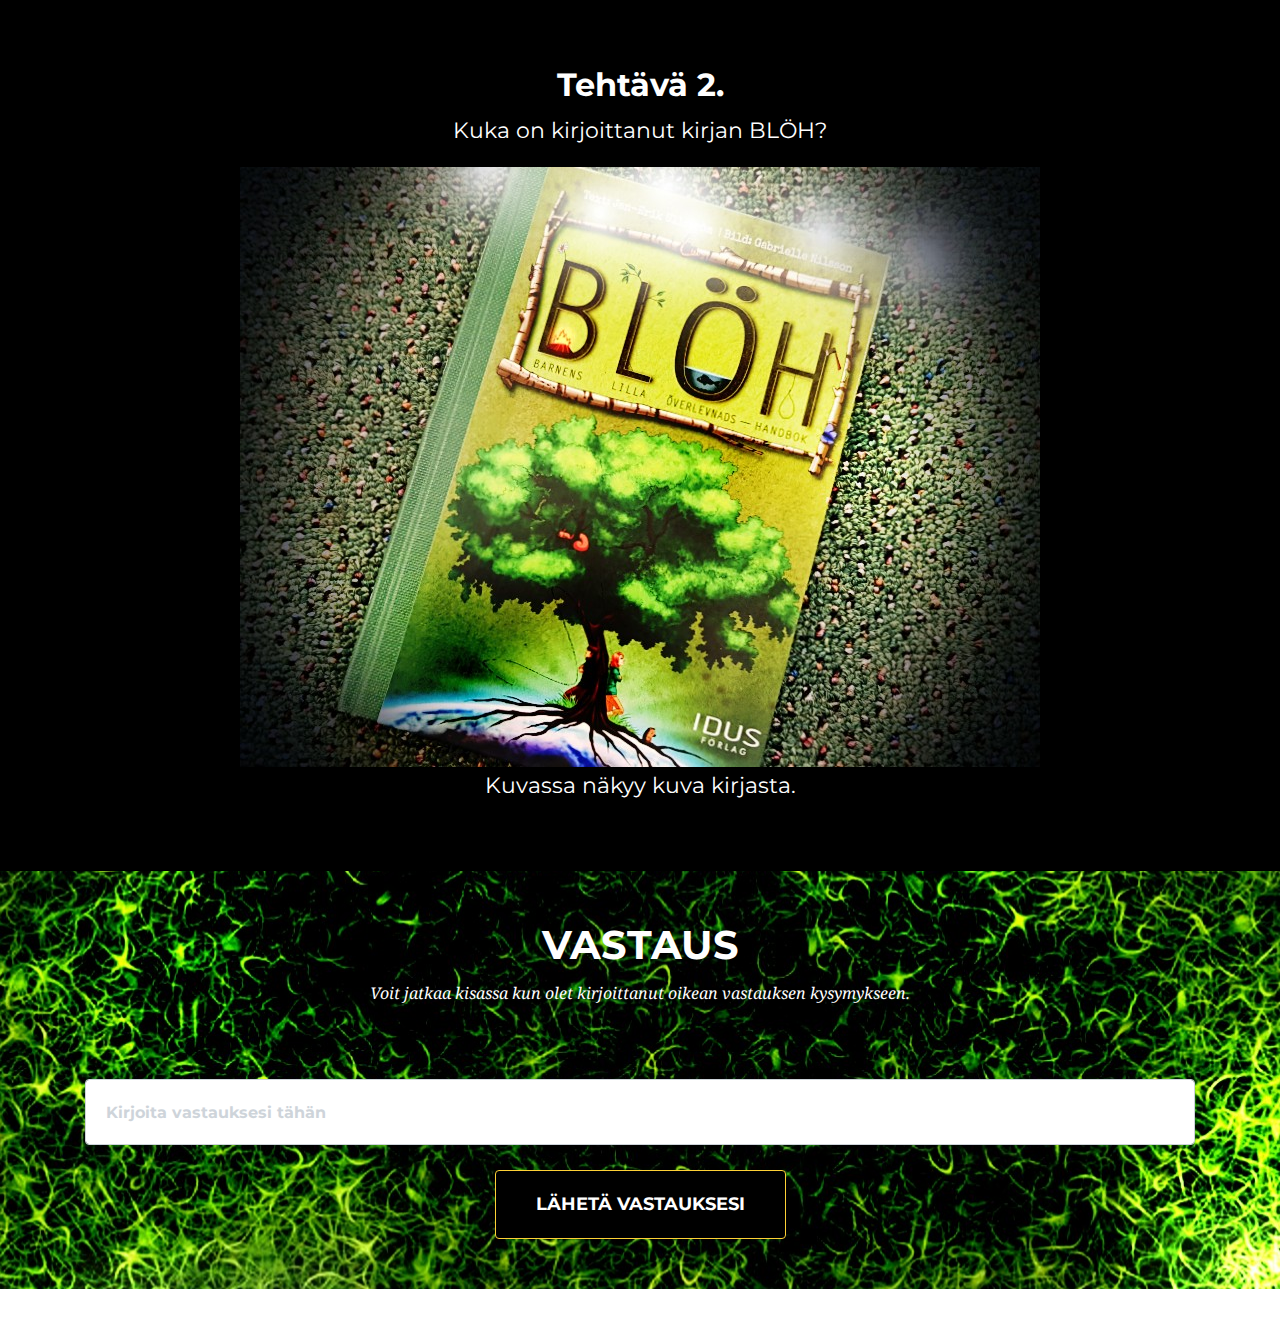
<file: 2.html>
<!--
SKAPA EN EGEN MALLSIDA FÖR UPPDRAG
==========================================================
Nu blir det lite repetition. Den sida hu hintills arbetet med 
introducerade jakten och hade därför lite speciellt innehåll.

Målet med den sida du arbetar med just nu är att skapa en
mall som du sedan kan kopiera till så många uppdrag du behöver.
Du behöver sedan ändra ett saker på varje sida.

1. Beskrivningen av uppdraget.
2. Uppgiftens nummer
3. Vad det rätta svaret är
4. Vilken sida som skall laddas om man svarar rätt.
-->

<!DOCTYPE html>
<html lang="sv">
  <head>
    <meta http-equiv="Content-Type" content="text/html; charset=UTF-8">
    <meta name="viewport" content="width=device-width, initial-scale=1, shrink-to-fit=no">
    <meta name="description" content="">
    <meta name="author" content="">

  <!--
  # Genom att ändra denna informationen nedan kan du ge jakten ett eget namn
  # EX: <title>Ett helt eget namn</title>
  # Informationen visas inte någonstans på webbsidan utan ändrar det namn som 
  # webbsidans flik/tabb har då du du surfar till sidan.
  # 
  -->
    <title></title>

  <!--Filer som berättar hur sidan skall se ut laddas in. Här behöver vi inte ändra något-->
  
    <link href="vendor/bootstrap/css/bootstrap.min.css" rel="stylesheet">
    <link href="vendor/fontawesome-free/css/all.min.css" rel="stylesheet" type="text/css">
    <link href="https://fonts.googleapis.com/css?family=Montserrat:400,700" rel="stylesheet" type="text/css">
    <link href='https://fonts.googleapis.com/css?family=Kaushan+Script' rel='stylesheet' type='text/css'>
    <link href='https://fonts.googleapis.com/css?family=Droid+Serif:400,700,400italic,700italic' rel='stylesheet' type='text/css'>
    <link href='https://fonts.googleapis.com/css?family=Roboto+Slab:400,100,300,700' rel='stylesheet' type='text/css'>
    <link href="css/agency.min.css" rel="stylesheet">
    <link href="css/style.css" rel="stylesheet">
  </head>


  <body id="page-top">
  <!-- Denna del av koden berättar vad menyn skall innehålla -->
    <nav class="navbar navbar-expand-lg navbar-dark fixed-top" id="mainNav">
      <div class="container">
        <!-- <a class="navbar-brand js-scroll-trigger" href="#page-top"></a>
         <button class="navbar-toggler navbar-toggler-right" type="button" data-toggle="collapse" data-target="#navbarResponsive" aria-controls="navbarResponsive" aria-expanded="false" aria-label="Toggle navigation">
          Menu
          <i class="fas fa-bars"></i>
        </button>
        <div class="collapse navbar-collapse" id="navbarResponsive">
          <ul class="navbar-nav text-uppercase ml-auto">
            <li class="nav-item">
              <a class="nav-link js-scroll-trigger" href="http://www.itbib.se/teknikjakten/om.html">
      </a>
            </li> 
            <li class="nav-item">
              <a class="nav-link js-scroll-trigger" href="http://www.itbib.se/teknikjakten/om.html"></a>
            </li> 

          </ul> -->
        </div>
      </div>
    </nav>

    <!--SLUT PÅ DELEN SOM BESKRIVER MENYN LÄNGST UPP-->

    <!-- DELEN SOM BESKRIVER FÖRSTA UPPDRAGET STARTAR -->
    <section id="services">
      <div class="container">
        <div class="row">
          <div class="col-lg-12 text-center">
            <!--Sidans största rubrik-->
            <h2 class="section-heading text-uppercase"></h2>

            <!--Bakgrunds information-->
            <h3></h3>

            <!--Eventuellt återkoppling gällande det tidigare uppdraget-->
            <p> 
            
            </p>

            <!--Uppgiftens nummer-->
            <h2>Tehtävä 2.</h2>
            <!--Vilket är uppdraget?-->
            <p>Kuka on kirjoittanut kirjan BLÖH?

            

            <!--Ibland kanske du vill lägga till en bild i beskrivningen.
            I så fall läger du in bilden i katalogen img.
            Du lägger sedan in följande kod för att berätta att en bild skall visas.
            Men ersätter bildensnamn med det namn din bild och det filformat din bild har.

            EX:
            <img src="./img/bildensnamn.filformat">
            T.ex: <img src="./img/coolbild.jpeg">
            -->
            </p>
            <img src="./img/boken.jpg" alt="En bok">
          </div>
      

        </div><P>Kuvassa näkyy kuva kirjasta.</P>
      </div>
    </section>

 
<!-- DELEN DÄR MAN MATAR IN SITT SVAR STARTAR -->
    <section id="contact">
      <div class="container">
        <div class="row">
          <div class="col-lg-12 text-center">
            <h2 class="section-heading text-uppercase">vastaus</h2>
            <h3 class="section-subheading question-text">Voit jatkaa kisassa kun olet kirjoittanut oikean vastauksen kysymykseen.</h3>
          </div>
        </div>
        <div class="row">
          <div class="col-lg-12">

      <!--VILKEN SIDA SKALL LADDAS OM MAN SKRIVIT IN RÄTT SVAR
      Du behöver här berätta vilken sida som skall laddas om man löser uppdraget.
      Just nu är det sidan som heter 2.html som skall laddas.
      Om vi istället skulle arbeta med uppdrag 2 just så och ändra i filen 2.html skulle vi då alltså
      istället låta det stå 3.html eftersom det då är den sidan som borde laddas.
      Om detta är sista uppdraget i din jakt skriver du in klar.html

      Vi kan fortsätta på detta viset och lägga till nya sidor tills dess att vi skapat
      så många uppdrag vi vill.
      -->
            <form id="contactForm" name="sentMessage" novalidate="novalidate" 
            action="./3.html" 
            onsubmit="return validateForm()" autocomplete="off">
              <div class="row">
                <div class="col-md-12">
                  <div class="form-group">
                    <input class="form-control" id="answer" type="text" placeholder="Kirjoita vastauksesi tähän" required="required" data-validation-required-message="Rutan får inte vara tom">
                    <p class="help-block text-danger"></p>
                  </div>
                  
                <div class="col-lg-12 text-center">
                  <div id="success"></div>
                  <button id="sendMessageButton" class="btn btn-primary btn-xl text-uppercase" type="submit">Lähetä vastauksesi</button>
                </div>
              </div>
            
          </div></form>
        </div>
      </div>
    </div></section>

    <!-- DENNA DEL BESKRIVER INFORMATIONEN SOM VISAS LÄNGST NER PÅ SIDAN -->
    <footer>
      <div class="container">
        <div class="row">
          <div class="col-md-12">
            <span class="copyright">
              <a href="http://www.umea.se/umeakommun/kulturochfritid/bibliotek.4.4ad27aa912e4d856fb180001056.html" style="font-weight: bold">
                  
              </a>
            </span>
          </div>
          
        </div>
      </div>
    </footer>

    <!-- Filer som denna mall använder läses in -->
    <script src="vendor/jquery/jquery.min.js"></script>
    <script src="vendor/bootstrap/js/bootstrap.bundle.min.js"></script>
    <script src="vendor/jquery-easing/jquery.easing.min.js"></script>
    <script src="js/agency.min.js"></script>
    <script src="js/agency.min.js"></script>

    <!--I DENNA DEL BERÄTTAR DU VAD SOM ÄR RÄTT SVAR-->
    <script>
    function validateForm() {

      //Det använder skriver i rutan hämtas in och sparas i en variabel som heter answer.
      var answer = document.forms["contactForm"]["answer"].value.toLowerCase();
      
      /*Genom att ändra det som står mellan dessa tecken "" kan du välja vad som är rätt svar 
      Viktigt! Skriv svaret med små bokstäver.

      EX: if (answer == "mittsvar")

      Om man nu skriver in mittsvar i rutan kommer man vidare.
      
      Finns det fler än ett rätt svar? 

      Genom att lägga till följande tecken || (markera texten och kopiera 
      eller tryck alt-gr samtidigt som du trycker på tangenten till höger om shift)
      så kan du lägga till fler alternativ som är rätt.

      EX: Med två räta svar

       if (answer == "svar1" || answer == "svar2" )
      
      EX: Med tre rätta svar

      if (answer == "svar1" || answer == "svar2" answer == "svar3" )

      */

      if (answer == "jan-erik ullström"|| answer == "ullström" ) {
          return true;
      }else{
        document.getElementById("answer").value ="";
        document.getElementById("answer").setAttribute("placeholder","Det var tyvärr fel svar, försök igen!");
        return false;
      }
    }
  </script>

  <!--GRATTIS Du har nu gjort uppdrag nummer två!
  Du har nu skapat en mall för en uppdragssida att utgå från.
  Vill du t.ex. skapa en teknikjakt med kan du kopiera 
  dokument och döpa kopian till 3.html. Du kan sedan upprepa samma tillvägagångssätt
  fler gånger och du vill skapa en jakt med fler uppdrag.

  3.html

  Du går sedan igenom dessa kopior på samma vis som detta dokument.


  Så avslutar du jakten.

  Du avslutar jakten genom att säga att man skall hamna på sidan
  klar.html om man skriver in rätt svar.

  EX: 
            action="./klar.html" 

  Du hittar fler instruktioner här ovan under delen som heter
  VILKEN SIDA SKALL LADDAS OM SKRIVIT IN RÄTT SVAR
  -->
</body>
</html>
</file>
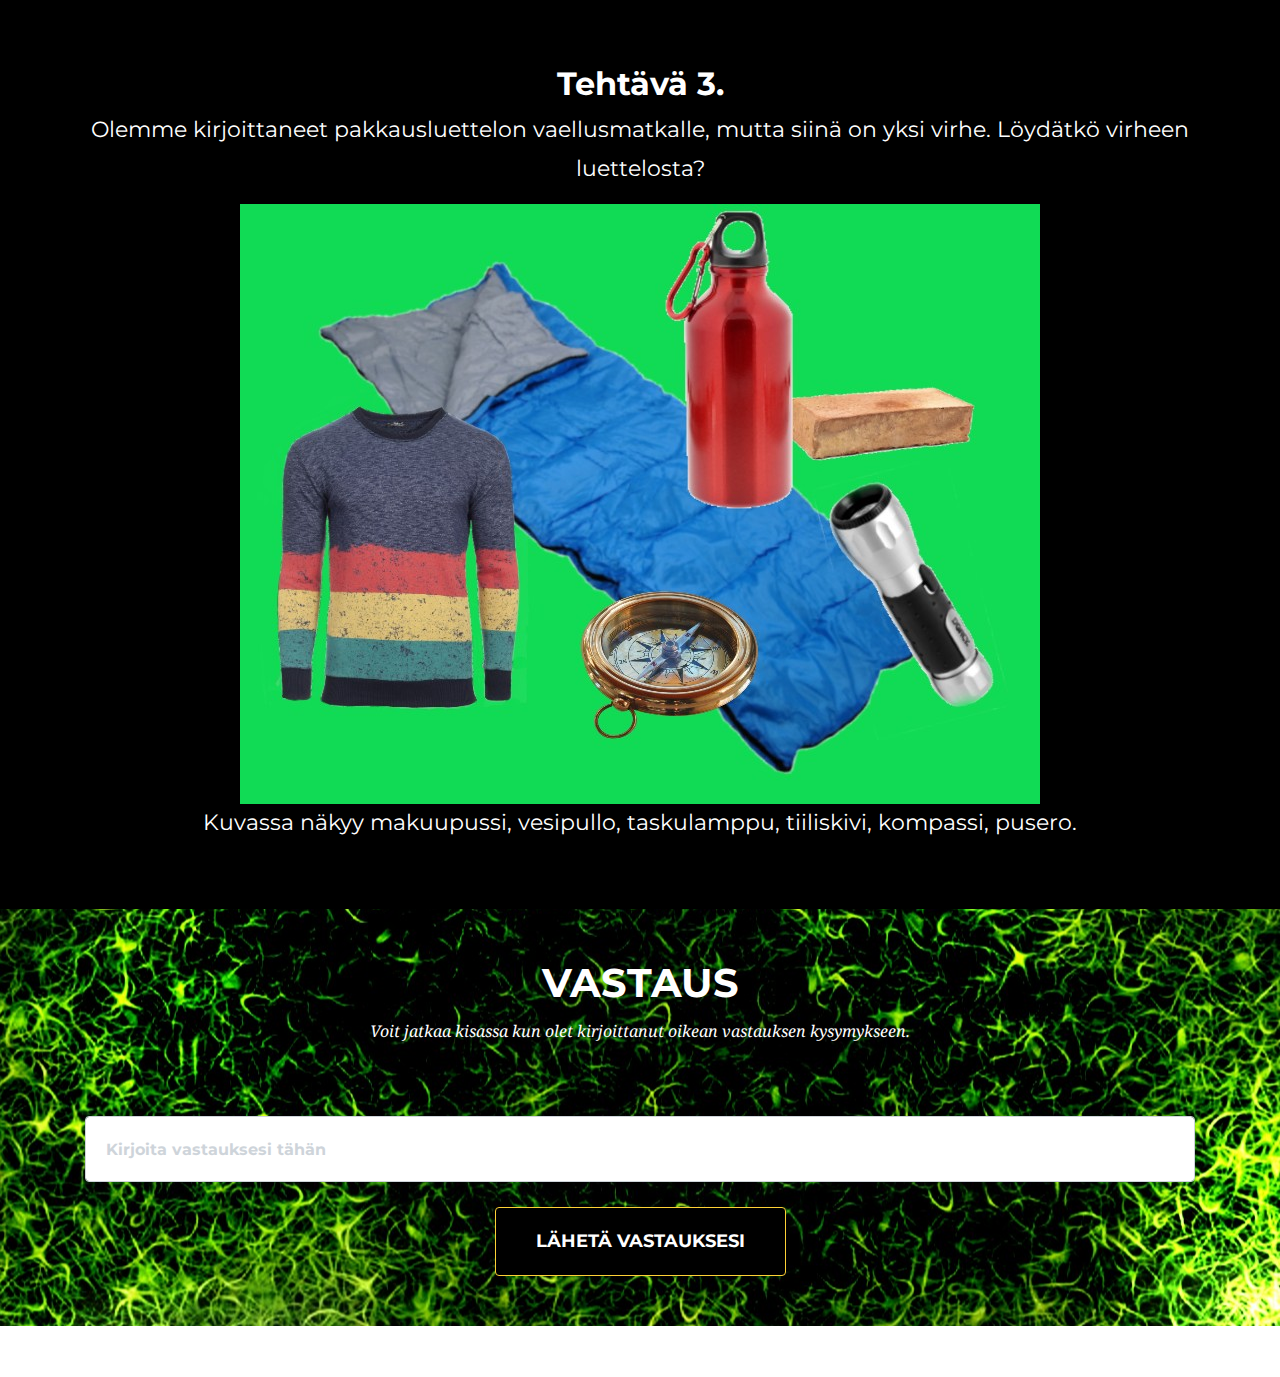
<file: 3.html>
<!--
SKAPA EN EGEN MALLSIDA FÖR UPPDRAG
==========================================================
Nu blir det lite repetition. Den sida hu hintills arbetet med 
introducerade jakten och hade därför lite speciellt innehåll.

Målet med den sida du arbetar med just nu är att skapa en
mall som du sedan kan kopiera till så många uppdrag du behöver.
Du behöver sedan ändra ett saker på varje sida.

1. Beskrivningen av uppdraget.
2. Uppgiftens nummer
3. Vad det rätta svaret är
4. Vilken sida som skall laddas om man svarar rätt.
-->

<!DOCTYPE html>
<html lang="sv">
  <head>
    <meta http-equiv="Content-Type" content="text/html; charset=UTF-8">
    <meta name="viewport" content="width=device-width, initial-scale=1, shrink-to-fit=no">
    <meta name="description" content="">
    <meta name="author" content="">

  <!--
  # Genom att ändra denna informationen nedan kan du ge jakten ett eget namn
  # EX: <title>Ett helt eget namn</title>
  # Informationen visas inte någonstans på webbsidan utan ändrar det namn som 
  # webbsidans flik/tabb har då du du surfar till sidan.
  # 
  -->
    <title></title>

  <!--Filer som berättar hur sidan skall se ut laddas in. Här behöver vi inte ändra något-->
  
    <link href="vendor/bootstrap/css/bootstrap.min.css" rel="stylesheet">
    <link href="vendor/fontawesome-free/css/all.min.css" rel="stylesheet" type="text/css">
    <link href="https://fonts.googleapis.com/css?family=Montserrat:400,700" rel="stylesheet" type="text/css">
    <link href='https://fonts.googleapis.com/css?family=Kaushan+Script' rel='stylesheet' type='text/css'>
    <link href='https://fonts.googleapis.com/css?family=Droid+Serif:400,700,400italic,700italic' rel='stylesheet' type='text/css'>
    <link href='https://fonts.googleapis.com/css?family=Roboto+Slab:400,100,300,700' rel='stylesheet' type='text/css'>
    <link href="css/agency.min.css" rel="stylesheet">
    <link href="css/style.css" rel="stylesheet">
  </head>


  <body id="page-top">
  <!-- Denna del av koden berättar vad menyn skall innehålla -->
    <nav class="navbar navbar-expand-lg navbar-dark fixed-top" id="mainNav">
      <div class="container"><!-- 
        <a class="navbar-brand js-scroll-trigger" href="#page-top"></a>

        <button class="navbar-toggler navbar-toggler-right" type="button" data-toggle="collapse" data-target="#navbarResponsive" aria-controls="navbarResponsive" aria-expanded="false" aria-label="Toggle navigation">
          Menu
          <i class="fas fa-bars"></i>
        </button>
        <div class="collapse navbar-collapse" id="navbarResponsive">
          <ul class="navbar-nav text-uppercase ml-auto">
            <li class="nav-item">
              <a class="nav-link js-scroll-trigger" href="http://www.itbib.se/teknikjakten/om.html"></a>
            </li> 
            <li class="nav-item">
              <a class="nav-link js-scroll-trigger" href="http://www.itbib.se/teknikjakten/om.html"></a>
            </li> 

          </ul> -->
        </div>
      </div>
    </nav>

    <!--SLUT PÅ DELEN SOM BESKRIVER MENYN LÄNGST UPP-->

    <!-- DELEN SOM BESKRIVER FÖRSTA UPPDRAGET STARTAR -->
    <section id="services">
      <div class="container">
        <div class="row">
          <div class="col-lg-12 text-center">
            <!--Sidans största rubrik-->
            <h2 class="section-heading text-uppercase"></h2>

            <!--Bakgrunds information-->
            <h2>Tehtävä 3.</h2>

            <!--Eventuellt återkoppling gällande det tidigare uppdraget-->
            <p>
              Olemme kirjoittaneet pakkausluettelon vaellusmatkalle, mutta siinä on yksi virhe.
              Löydätkö virheen luettelosta?
           
            
            </p>
            <p>
            

            <!--Ibland kanske du vill lägga till en bild i beskrivningen.
            I så fall läger du in bilden i katalogen img.
            Du lägger sedan in följande kod för att berätta att en bild skall visas.
            Men ersätter bildensnamn med det namn din bild och det filformat din bild har.

            EX:
            <img src="./img/bildensnamn.filformat">
            T.ex: <img src="./img/coolbild.jpeg">
            -->
            </p>
            <img src="./img/lista (1).jpg" alt=" makuupussi, vesipullo, taskulamppu, tiiliskivi, kompassi, pusero">
          </div>
        </div><P>Kuvassa näkyy makuupussi, vesipullo, taskulamppu, tiiliskivi, kompassi, pusero.
      </div>
    </section>

 
<!-- DELEN DÄR MAN MATAR IN SITT SVAR STARTAR -->
    <section id="contact">
      <div class="container">
        <div class="row">
          <div class="col-lg-12 text-center">
            <h2 class="section-heading text-uppercase">vastaus</h2>
            <h3 class="section-subheading question-text">Voit jatkaa kisassa kun olet kirjoittanut oikean vastauksen kysymykseen.</h3>
          </div>
        </div>
        <div class="row">
          <div class="col-lg-12">

      <!--VILKEN SIDA SKALL LADDAS OM MAN SKRIVIT IN RÄTT SVAR
      Du behöver här berätta vilken sida som skall laddas om man löser uppdraget.
      Just nu är det sidan som heter 2.html som skall laddas.
      Om vi istället skulle arbeta med uppdrag 2 just så och ändra i filen 2.html skulle vi då alltså
      istället låta det stå 3.html eftersom det då är den sidan som borde laddas.
      Om detta är sista uppdraget i din jakt skriver du in klar.html

      Vi kan fortsätta på detta viset och lägga till nya sidor tills dess att vi skapat
      så många uppdrag vi vill.
      -->
            <form id="contactForm" name="sentMessage" novalidate="novalidate" 
            action="./4.html" 
            onsubmit="return validateForm()" autocomplete="off">
              <div class="row">
                <div class="col-md-12">
                  <div class="form-group">
                    <input class="form-control" id="answer" type="text" placeholder="Kirjoita vastauksesi tähän" required="required" data-validation-required-message="Rutan får inte vara tom">
                    <p class="help-block text-danger"></p>
                  </div>
                  
                <div class="col-lg-12 text-center">
                  <div id="success"></div>
                  <button id="sendMessageButton" class="btn btn-primary btn-xl text-uppercase" type="submit">Lähetä vastauksesi</button>
                </div>
              </div>
            
          </div></form>
        </div>
      </div>
    </div></section>

    <!-- DENNA DEL BESKRIVER INFORMATIONEN SOM VISAS LÄNGST NER PÅ SIDAN -->
    <footer>
      <div class="container">
        <div class="row">
          <div class="col-md-12">
            <span class="copyright">
              <a href="http://www.umea.se/umeakommun/kulturochfritid/bibliotek.4.4ad27aa912e4d856fb180001056.html" style="font-weight: bold">
                  
              </a>
            </span>
          </div>
          
        </div>
      </div>
    </footer>

    <!-- Filer som denna mall använder läses in -->
    <script src="vendor/jquery/jquery.min.js"></script>
    <script src="vendor/bootstrap/js/bootstrap.bundle.min.js"></script>
    <script src="vendor/jquery-easing/jquery.easing.min.js"></script>
    <script src="js/agency.min.js"></script>
    <script src="js/agency.min.js"></script>

    <!--I DENNA DEL BERÄTTAR DU VAD SOM ÄR RÄTT SVAR-->
    <script>
    function validateForm() {

      //Det använder skriver i rutan hämtas in och sparas i en variabel som heter answer.
      var answer = document.forms["contactForm"]["answer"].value.toLowerCase();
      
      /*Genom att ändra det som står mellan dessa tecken "" kan du välja vad som är rätt svar 
      Viktigt! Skriv svaret med små bokstäver.

      EX: if (answer == "mittsvar")

      Om man nu skriver in mittsvar i rutan kommer man vidare.
      
      Finns det fler än ett rätt svar? 

      Genom att lägga till följande tecken || (markera texten och kopiera 
      eller tryck alt-gr samtidigt som du trycker på tangenten till höger om shift)
      så kan du lägga till fler alternativ som är rätt.

      EX: Med två räta svar

       if (answer == "svar1" || answer == "svar2" )
      
      EX: Med tre rätta svar

      if (answer == "svar1" || answer == "svar2" answer == "svar3" )

      */

      if (answer == "tiiliskivi" ){
          return true;
      }else{
        document.getElementById("answer").value ="";
        document.getElementById("answer").setAttribute("placeholder","Det var tyvärr fel svar, försök igen!");
        return false;
      }
    }
  </script>

  <!--GRATTIS Du har nu gjort uppdrag nummer två!
  Du har nu skapat en mall för en uppdragssida att utgå från.
  Vill du t.ex. skapa en teknikjakt med kan du kopiera 
  dokument och döpa kopian till 3.html. Du kan sedan upprepa samma tillvägagångssätt
  fler gånger och du vill skapa en jakt med fler uppdrag.

  3.html

  Du går sedan igenom dessa kopior på samma vis som detta dokument.


  Så avslutar du jakten.

  Du avslutar jakten genom att säga att man skall hamna på sidan
  klar.html om man skriver in rätt svar.

  EX: 
            action="./klar.html" 

  Du hittar fler instruktioner här ovan under delen som heter
  VILKEN SIDA SKALL LADDAS OM SKRIVIT IN RÄTT SVAR
  -->
</body>
</html>
</file>
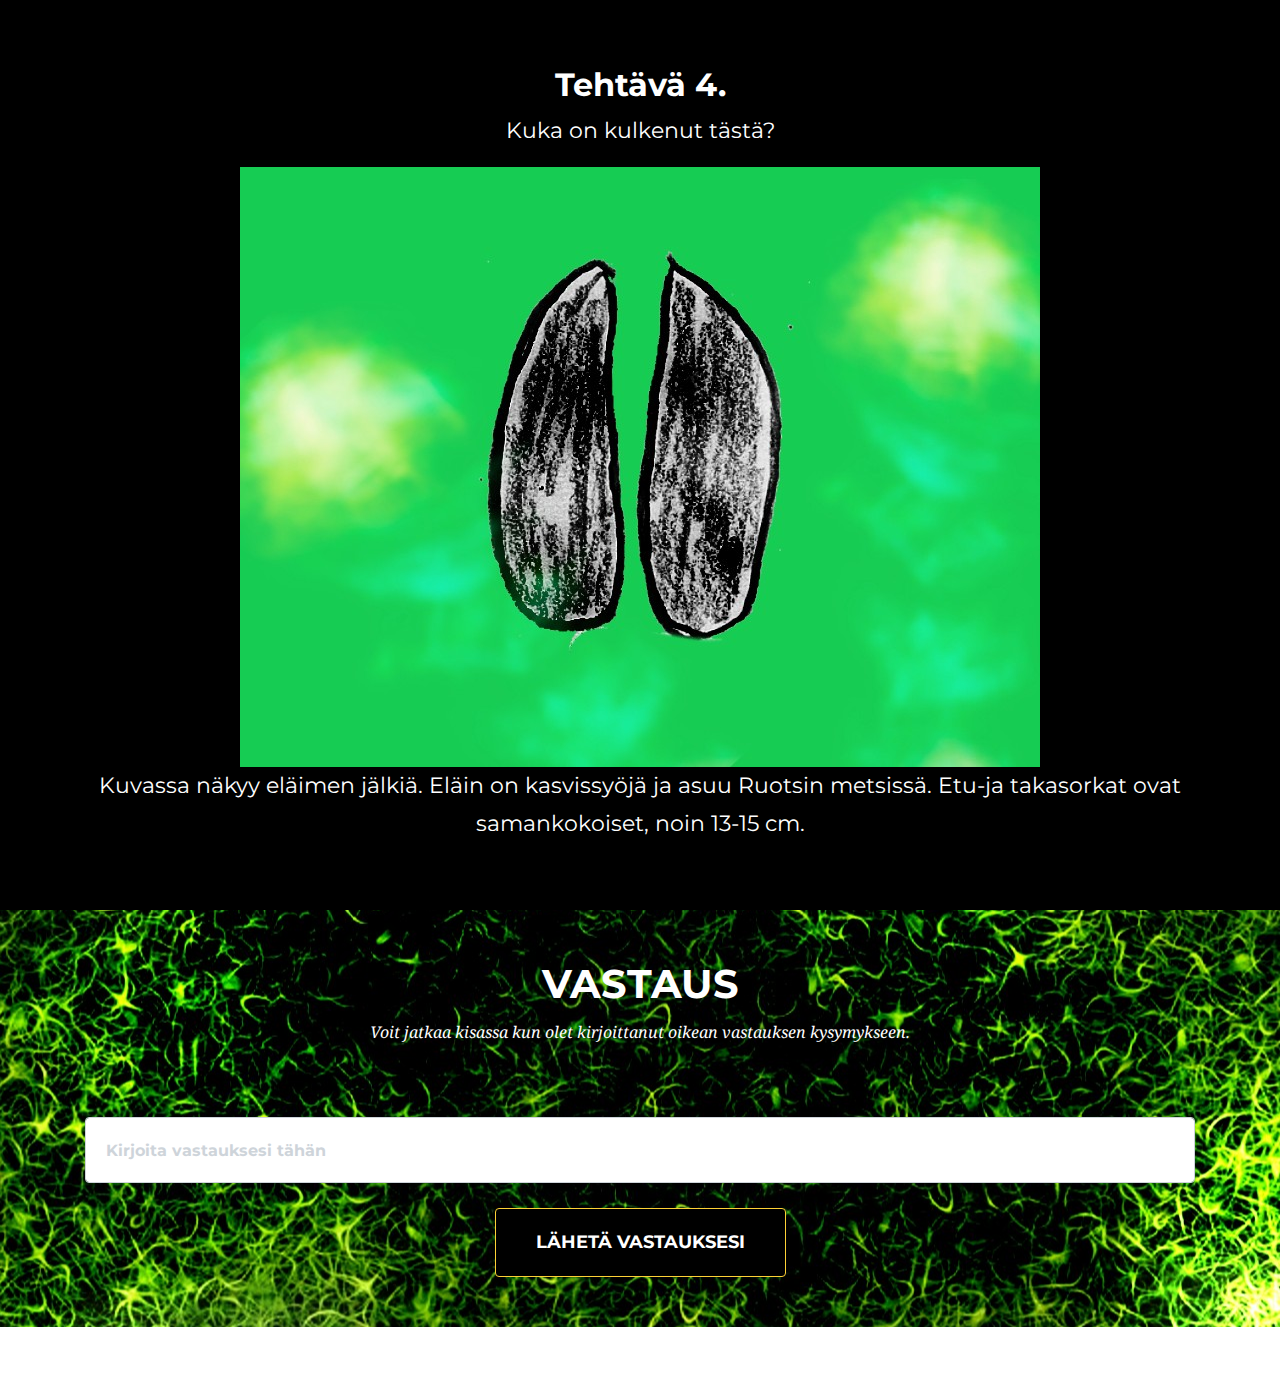
<file: 4.html>
<!--
SKAPA EN EGEN MALLSIDA FÖR UPPDRAG
==========================================================
Nu blir det lite repetition. Den sida hu hintills arbetet med 
introducerade jakten och hade därför lite speciellt innehåll.

Målet med den sida du arbetar med just nu är att skapa en
mall som du sedan kan kopiera till så många uppdrag du behöver.
Du behöver sedan ändra ett saker på varje sida.

1. Beskrivningen av uppdraget.
2. Uppgiftens nummer
3. Vad det rätta svaret är
4. Vilken sida som skall laddas om man svarar rätt.
-->

<!DOCTYPE html>
<html lang="sv">
  <head>
    <meta http-equiv="Content-Type" content="text/html; charset=UTF-8">
    <meta name="viewport" content="width=device-width, initial-scale=1, shrink-to-fit=no">
    <meta name="description" content="">
    <meta name="author" content="">

  <!--
  # Genom att ändra denna informationen nedan kan du ge jakten ett eget namn
  # EX: <title>Ett helt eget namn</title>
  # Informationen visas inte någonstans på webbsidan utan ändrar det namn som 
  # webbsidans flik/tabb har då du du surfar till sidan.
  # 
  -->
    <title></title>

  <!--Filer som berättar hur sidan skall se ut laddas in. Här behöver vi inte ändra något-->
  
    <link href="vendor/bootstrap/css/bootstrap.min.css" rel="stylesheet">
    <link href="vendor/fontawesome-free/css/all.min.css" rel="stylesheet" type="text/css">
    <link href="https://fonts.googleapis.com/css?family=Montserrat:400,700" rel="stylesheet" type="text/css">
    <link href='https://fonts.googleapis.com/css?family=Kaushan+Script' rel='stylesheet' type='text/css'>
    <link href='https://fonts.googleapis.com/css?family=Droid+Serif:400,700,400italic,700italic' rel='stylesheet' type='text/css'>
    <link href='https://fonts.googleapis.com/css?family=Roboto+Slab:400,100,300,700' rel='stylesheet' type='text/css'>
    <link href="css/agency.min.css" rel="stylesheet">
    <link href="css/style.css" rel="stylesheet">
  </head>


  <body id="page-top">
  <!-- Denna del av koden berättar vad menyn skall innehålla -->
    <nav class="navbar navbar-expand-lg navbar-dark fixed-top" id="mainNav">
      <div class="container"> <!--
        <a class="navbar-brand js-scroll-trigger" href="#page-top"></a>

        <button class="navbar-toggler navbar-toggler-right" type="button" data-toggle="collapse" data-target="#navbarResponsive" aria-controls="navbarResponsive" aria-expanded="false" aria-label="Toggle navigation">
          Menu
          <i class="fas fa-bars"></i>
        </button>
        <div class="collapse navbar-collapse" id="navbarResponsive">
          <ul class="navbar-nav text-uppercase ml-auto">
            <li class="nav-item">
              <a class="nav-link js-scroll-trigger" href="http://www.itbib.se/teknikjakten/om.html">
      </a>
            </li> 
            <li class="nav-item">
              <a class="nav-link js-scroll-trigger" href="http://www.itbib.se/teknikjakten/om.html"></a>
            </li> 

          </ul> -->
        </div>
      </div>
    </nav>

    <!--SLUT PÅ DELEN SOM BESKRIVER MENYN LÄNGST UPP-->

    <!-- DELEN SOM BESKRIVER FÖRSTA UPPDRAGET STARTAR -->
    <section id="services">
      <div class="container">
        <div class="row">
          <div class="col-lg-12 text-center">
            <!--Sidans största rubrik-->
            <h2 class="section-heading text-uppercase"></h2>

            <!--Bakgrunds information-->
            <h3></h3>

            <!--Eventuellt återkoppling gällande det tidigare uppdraget-->
            <p> 
            
            </p>

            <!--Uppgiftens nummer-->
            <h2>Tehtävä 4.</h2>
            <!--Vilket är uppdraget?-->
            <p>
            Kuka on kulkenut tästä?

            <!--Ibland kanske du vill lägga till en bild i beskrivningen.
            I så fall läger du in bilden i katalogen img.
            Du lägger sedan in följande kod för att berätta att en bild skall visas.
            Men ersätter bildensnamn med det namn din bild och det filformat din bild har.

            EX:
            <img src="./img/bildensnamn.filformat">
            T.ex: <img src="./img/coolbild.jpeg">
            -->
            </p>
            <img src="./img/moose.jpg" alt="ett djurspår som är ca 13-15 cm">
          </div>
        </div><P>Kuvassa näkyy eläimen jälkiä. Eläin on kasvissyöjä ja asuu Ruotsin metsissä. Etu-ja takasorkat ovat samankokoiset, noin 13-15 cm.</P>
      </div>
    </section>

 
<!-- DELEN DÄR MAN MATAR IN SITT SVAR STARTAR -->
    <section id="contact">
      <div class="container">
        <div class="row">
          <div class="col-lg-12 text-center">
            <h2 class="section-heading text-uppercase">vastaus</h2>
            <h3 class="section-subheading question-text">Voit jatkaa kisassa kun olet kirjoittanut oikean vastauksen kysymykseen.</h3>
          </div>
        </div>
        <div class="row">
          <div class="col-lg-12">

      <!--VILKEN SIDA SKALL LADDAS OM MAN SKRIVIT IN RÄTT SVAR
      Du behöver här berätta vilken sida som skall laddas om man löser uppdraget.
      Just nu är det sidan som heter 2.html som skall laddas.
      Om vi istället skulle arbeta med uppdrag 2 just så och ändra i filen 2.html skulle vi då alltså
      istället låta det stå 3.html eftersom det då är den sidan som borde laddas.
      Om detta är sista uppdraget i din jakt skriver du in klar.html

      Vi kan fortsätta på detta viset och lägga till nya sidor tills dess att vi skapat
      så många uppdrag vi vill.
      -->
            <form id="contactForm" name="sentMessage" novalidate="novalidate" 
            action="./5.html" 
            onsubmit="return validateForm()" autocomplete="off">
              <div class="row">
                <div class="col-md-12">
                  <div class="form-group">
                    <input class="form-control" id="answer" type="text" placeholder="Kirjoita vastauksesi tähän" required="required" data-validation-required-message="Rutan får inte vara tom">
                    <p class="help-block text-danger"></p>
                  </div>
                  
                <div class="col-lg-12 text-center">
                  <div id="success"></div>
                  <button id="sendMessageButton" class="btn btn-primary btn-xl text-uppercase" type="submit">Lähetä vastauksesi</button>
                </div>
              </div>
            
          </div></form>
        </div>
      </div>
    </div></section>

    <!-- DENNA DEL BESKRIVER INFORMATIONEN SOM VISAS LÄNGST NER PÅ SIDAN -->
    <footer>
      <div class="container">
        <div class="row">
          <div class="col-md-12">
            <span class="copyright">
              <a href="http://www.umea.se/umeakommun/kulturochfritid/bibliotek.4.4ad27aa912e4d856fb180001056.html" style="font-weight: bold">
                  
              </a>
            </span>
          </div>
          
        </div>
      </div>
    </footer>

    <!-- Filer som denna mall använder läses in -->
    <script src="vendor/jquery/jquery.min.js"></script>
    <script src="vendor/bootstrap/js/bootstrap.bundle.min.js"></script>
    <script src="vendor/jquery-easing/jquery.easing.min.js"></script>
    <script src="js/agency.min.js"></script>
    <script src="js/agency.min.js"></script>

    <!--I DENNA DEL BERÄTTAR DU VAD SOM ÄR RÄTT SVAR-->
    <script>
    function validateForm() {

      //Det använder skriver i rutan hämtas in och sparas i en variabel som heter answer.
      var answer = document.forms["contactForm"]["answer"].value.toLowerCase();
      
      /*Genom att ändra det som står mellan dessa tecken "" kan du välja vad som är rätt svar 
      Viktigt! Skriv svaret med små bokstäver.

      EX: if (answer == "mittsvar")

      Om man nu skriver in mittsvar i rutan kommer man vidare.
      
      Finns det fler än ett rätt svar? 

      Genom att lägga till följande tecken || (markera texten och kopiera 
      eller tryck alt-gr samtidigt som du trycker på tangenten till höger om shift)
      så kan du lägga till fler alternativ som är rätt.

      EX: Med två räta svar

       if (answer == "svar1" || answer == "svar2" )
      
      EX: Med tre rätta svar

      if (answer == "svar1" || answer == "svar2" answer == "svar3" )

      */

      if (answer == "hirvi" ) {
          return true;
      }else{
        document.getElementById("answer").value ="";
        document.getElementById("answer").setAttribute("placeholder","Det var tyvärr fel svar, försök igen!");
        return false;
      }
    }
  </script>

  <!--GRATTIS Du har nu gjort uppdrag nummer två!
  Du har nu skapat en mall för en uppdragssida att utgå från.
  Vill du t.ex. skapa en teknikjakt med kan du kopiera 
  dokument och döpa kopian till 3.html. Du kan sedan upprepa samma tillvägagångssätt
  fler gånger och du vill skapa en jakt med fler uppdrag.

  3.html

  Du går sedan igenom dessa kopior på samma vis som detta dokument.


  Så avslutar du jakten.

  Du avslutar jakten genom att säga att man skall hamna på sidan
  klar.html om man skriver in rätt svar.

  EX: 
            action="./klar.html" 

  Du hittar fler instruktioner här ovan under delen som heter
  VILKEN SIDA SKALL LADDAS OM SKRIVIT IN RÄTT SVAR
  -->
</body>
</html>
</file>
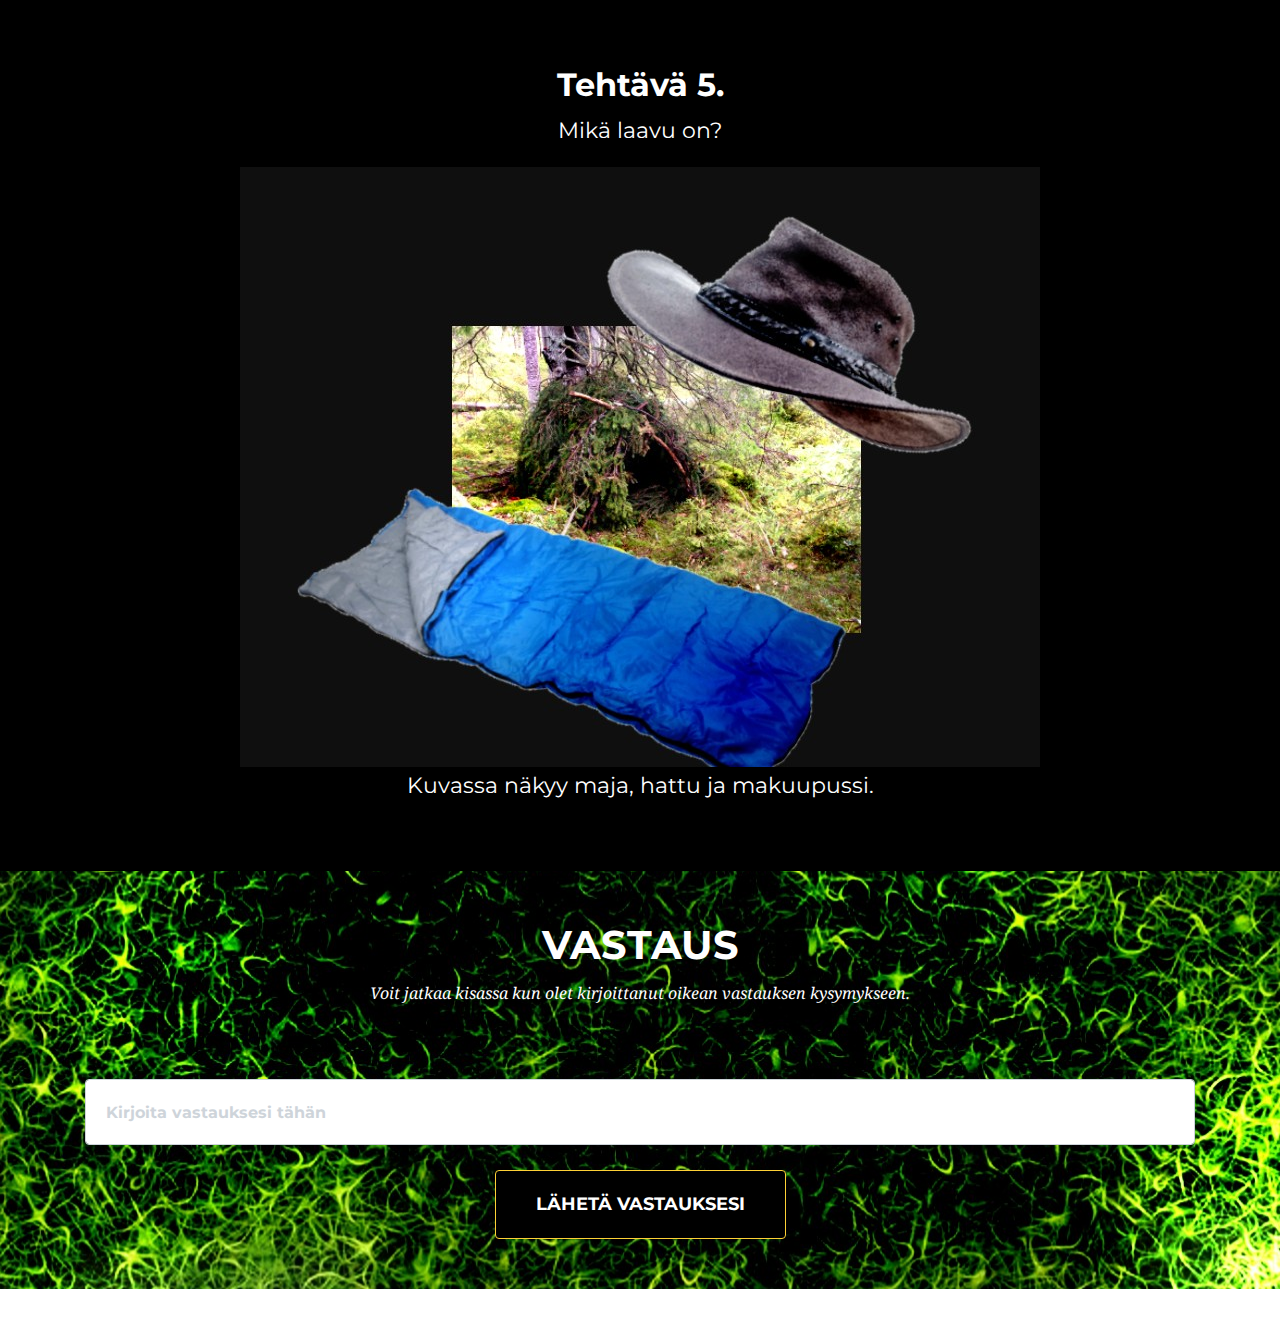
<file: 5.html>
<!--
SKAPA EN EGEN MALLSIDA FÖR UPPDRAG
==========================================================
Nu blir det lite repetition. Den sida hu hintills arbetet med 
introducerade jakten och hade därför lite speciellt innehåll.

Målet med den sida du arbetar med just nu är att skapa en
mall som du sedan kan kopiera till så många uppdrag du behöver.
Du behöver sedan ändra ett saker på varje sida.

1. Beskrivningen av uppdraget.
2. Uppgiftens nummer
3. Vad det rätta svaret är
4. Vilken sida som skall laddas om man svarar rätt.
-->

<!DOCTYPE html>
<html lang="sv">
  <head>
    <meta http-equiv="Content-Type" content="text/html; charset=UTF-8">
    <meta name="viewport" content="width=device-width, initial-scale=1, shrink-to-fit=no">
    <meta name="description" content="">
    <meta name="author" content="">

  <!--
  # Genom att ändra denna informationen nedan kan du ge jakten ett eget namn
  # EX: <title>Ett helt eget namn</title>
  # Informationen visas inte någonstans på webbsidan utan ändrar det namn som 
  # webbsidans flik/tabb har då du du surfar till sidan.
  # 
  -->
    <title></title>

  <!--Filer som berättar hur sidan skall se ut laddas in. Här behöver vi inte ändra något-->
  
    <link href="vendor/bootstrap/css/bootstrap.min.css" rel="stylesheet">
    <link href="vendor/fontawesome-free/css/all.min.css" rel="stylesheet" type="text/css">
    <link href="https://fonts.googleapis.com/css?family=Montserrat:400,700" rel="stylesheet" type="text/css">
    <link href='https://fonts.googleapis.com/css?family=Kaushan+Script' rel='stylesheet' type='text/css'>
    <link href='https://fonts.googleapis.com/css?family=Droid+Serif:400,700,400italic,700italic' rel='stylesheet' type='text/css'>
    <link href='https://fonts.googleapis.com/css?family=Roboto+Slab:400,100,300,700' rel='stylesheet' type='text/css'>
    <link href="css/agency.min.css" rel="stylesheet">
    <link href="css/style.css" rel="stylesheet">
  </head>


  <body id="page-top">
  <!-- Denna del av koden berättar vad menyn skall innehålla -->
    <nav class="navbar navbar-expand-lg navbar-dark fixed-top" id="mainNav">
      <div class="container"> <!--
        <a class="navbar-brand js-scroll-trigger" href="#page-top"></a>

        <button class="navbar-toggler navbar-toggler-right" type="button" data-toggle="collapse" data-target="#navbarResponsive" aria-controls="navbarResponsive" aria-expanded="false" aria-label="Toggle navigation">
          Menu
          <i class="fas fa-bars"></i>
        </button>
        <div class="collapse navbar-collapse" id="navbarResponsive">
          <ul class="navbar-nav text-uppercase ml-auto">
            <li class="nav-item">
              <a class="nav-link js-scroll-trigger" href="http://www.itbib.se/teknikjakten/om.html">
      </a>
            </li> 
            <li class="nav-item">
              <a class="nav-link js-scroll-trigger" href="http://www.itbib.se/teknikjakten/om.html"></a>
            </li> 

          </ul> -->
        </div>
      </div>
    </nav>

    <!--SLUT PÅ DELEN SOM BESKRIVER MENYN LÄNGST UPP-->

    <!-- DELEN SOM BESKRIVER FÖRSTA UPPDRAGET STARTAR -->
    <section id="services">
      <div class="container">
        <div class="row">
          <div class="col-lg-12 text-center">
            <!--Sidans största rubrik-->
            <h2 class="section-heading text-uppercase"></h2>

            <!--Bakgrunds information-->
            <h3></h3>

            <!--Eventuellt återkoppling gällande det tidigare uppdraget-->
            <p> 
            
            </p>

            <!--Uppgiftens nummer-->
            <h2>Tehtävä 5.</h2>
            <!--Vilket är uppdraget?-->
            <p>Mikä laavu on?
         

            <!--Ibland kanske du vill lägga till en bild i beskrivningen.
            I så fall läger du in bilden i katalogen img.
            Du lägger sedan in följande kod för att berätta att en bild skall visas.
            Men ersätter bildensnamn med det namn din bild och det filformat din bild har.

            EX:
            <img src="./img/bildensnamn.filformat">
            T.ex: <img src="./img/coolbild.jpeg">
            -->
            </p>
            <img src="./img/bivack.jpg" alt="maja, makuupussi,hattu">
          </div>
        </div><P>Kuvassa näkyy maja, hattu ja makuupussi. </P>
      </div>
    </section>

 
<!-- DELEN DÄR MAN MATAR IN SITT SVAR STARTAR -->
    <section id="contact">
      <div class="container">
        <div class="row">
          <div class="col-lg-12 text-center">
            <h2 class="section-heading text-uppercase">vastaus</h2>
            <h3 class="section-subheading question-text">Voit jatkaa kisassa kun olet kirjoittanut oikean vastauksen kysymykseen.</h3>
          </div>
        </div>
        <div class="row">
          <div class="col-lg-12">

      <!--VILKEN SIDA SKALL LADDAS OM MAN SKRIVIT IN RÄTT SVAR
      Du behöver här berätta vilken sida som skall laddas om man löser uppdraget.
      Just nu är det sidan som heter 2.html som skall laddas.
      Om vi istället skulle arbeta med uppdrag 2 just så och ändra i filen 2.html skulle vi då alltså
      istället låta det stå 3.html eftersom det då är den sidan som borde laddas.
      Om detta är sista uppdraget i din jakt skriver du in klar.html

      Vi kan fortsätta på detta viset och lägga till nya sidor tills dess att vi skapat
      så många uppdrag vi vill.
      -->
            <form id="contactForm" name="sentMessage" novalidate="novalidate" 
            action="./6.html" 
            onsubmit="return validateForm()" autocomplete="off">
              <div class="row">
                <div class="col-md-12">
                  <div class="form-group">
                    <input class="form-control" id="answer" type="text" placeholder="Kirjoita vastauksesi tähän" required="required" data-validation-required-message="Rutan får inte vara tom">
                    <p class="help-block text-danger"></p>
                  </div>
                  
                <div class="col-lg-12 text-center">
                  <div id="success"></div>
                  <button id="sendMessageButton" class="btn btn-primary btn-xl text-uppercase" type="submit">Lähetä vastauksesi</button> 
                </div>
              </div>
            
          </div></form>
        </div>
      </div>
    </div></section>

    <!-- DENNA DEL BESKRIVER INFORMATIONEN SOM VISAS LÄNGST NER PÅ SIDAN -->
    <footer>
      <div class="container">
        <div class="row">
          <div class="col-md-12">
            <span class="copyright">
              <a href="http://www.umea.se/umeakommun/kulturochfritid/bibliotek.4.4ad27aa912e4d856fb180001056.html" style="font-weight: bold">
                  
              </a>
            </span>
          </div>
          
        </div>
      </div>
    </footer>

    <!-- Filer som denna mall använder läses in -->
    <script src="vendor/jquery/jquery.min.js"></script>
    <script src="vendor/bootstrap/js/bootstrap.bundle.min.js"></script>
    <script src="vendor/jquery-easing/jquery.easing.min.js"></script>
    <script src="js/agency.min.js"></script>
    <script src="js/agency.min.js"></script>

    <!--I DENNA DEL BERÄTTAR DU VAD SOM ÄR RÄTT SVAR-->
    <script>
    function validateForm() {

      //Det använder skriver i rutan hämtas in och sparas i en variabel som heter answer.
      var answer = document.forms["contactForm"]["answer"].value.toLowerCase();
      
      /*Genom att ändra det som står mellan dessa tecken "" kan du välja vad som är rätt svar 
      Viktigt! Skriv svaret med små bokstäver.

      EX: if (answer == "mittsvar")

      Om man nu skriver in mittsvar i rutan kommer man vidare.
      
      Finns det fler än ett rätt svar? 

      Genom att lägga till följande tecken || (markera texten och kopiera 
      eller tryck alt-gr samtidigt som du trycker på tangenten till höger om shift)
      så kan du lägga till fler alternativ som är rätt.

      EX: Med två räta svar

       if (answer == "svar1" || answer == "svar2" )
      
      EX: Med tre rätta svar

      if (answer == "svar1" || answer == "svar2" answer == "svar3" )

      */

      if (answer == "maja") {
          return true;
      }else{
        document.getElementById("answer").value ="";
        document.getElementById("answer").setAttribute("placeholder","Det var tyvärr fel svar, försök igen!");
        return false;
      }
    }
  </script>

  <!--GRATTIS Du har nu gjort uppdrag nummer två!
  Du har nu skapat en mall för en uppdragssida att utgå från.
  Vill du t.ex. skapa en teknikjakt med kan du kopiera 
  dokument och döpa kopian till 3.html. Du kan sedan upprepa samma tillvägagångssätt
  fler gånger och du vill skapa en jakt med fler uppdrag.

  3.html

  Du går sedan igenom dessa kopior på samma vis som detta dokument.


  Så avslutar du jakten.

  Du avslutar jakten genom att säga att man skall hamna på sidan
  klar.html om man skriver in rätt svar.

  EX: 
            action="./klar.html" 

  Du hittar fler instruktioner här ovan under delen som heter
  VILKEN SIDA SKALL LADDAS OM SKRIVIT IN RÄTT SVAR
  -->
</body>
</html>
</file>
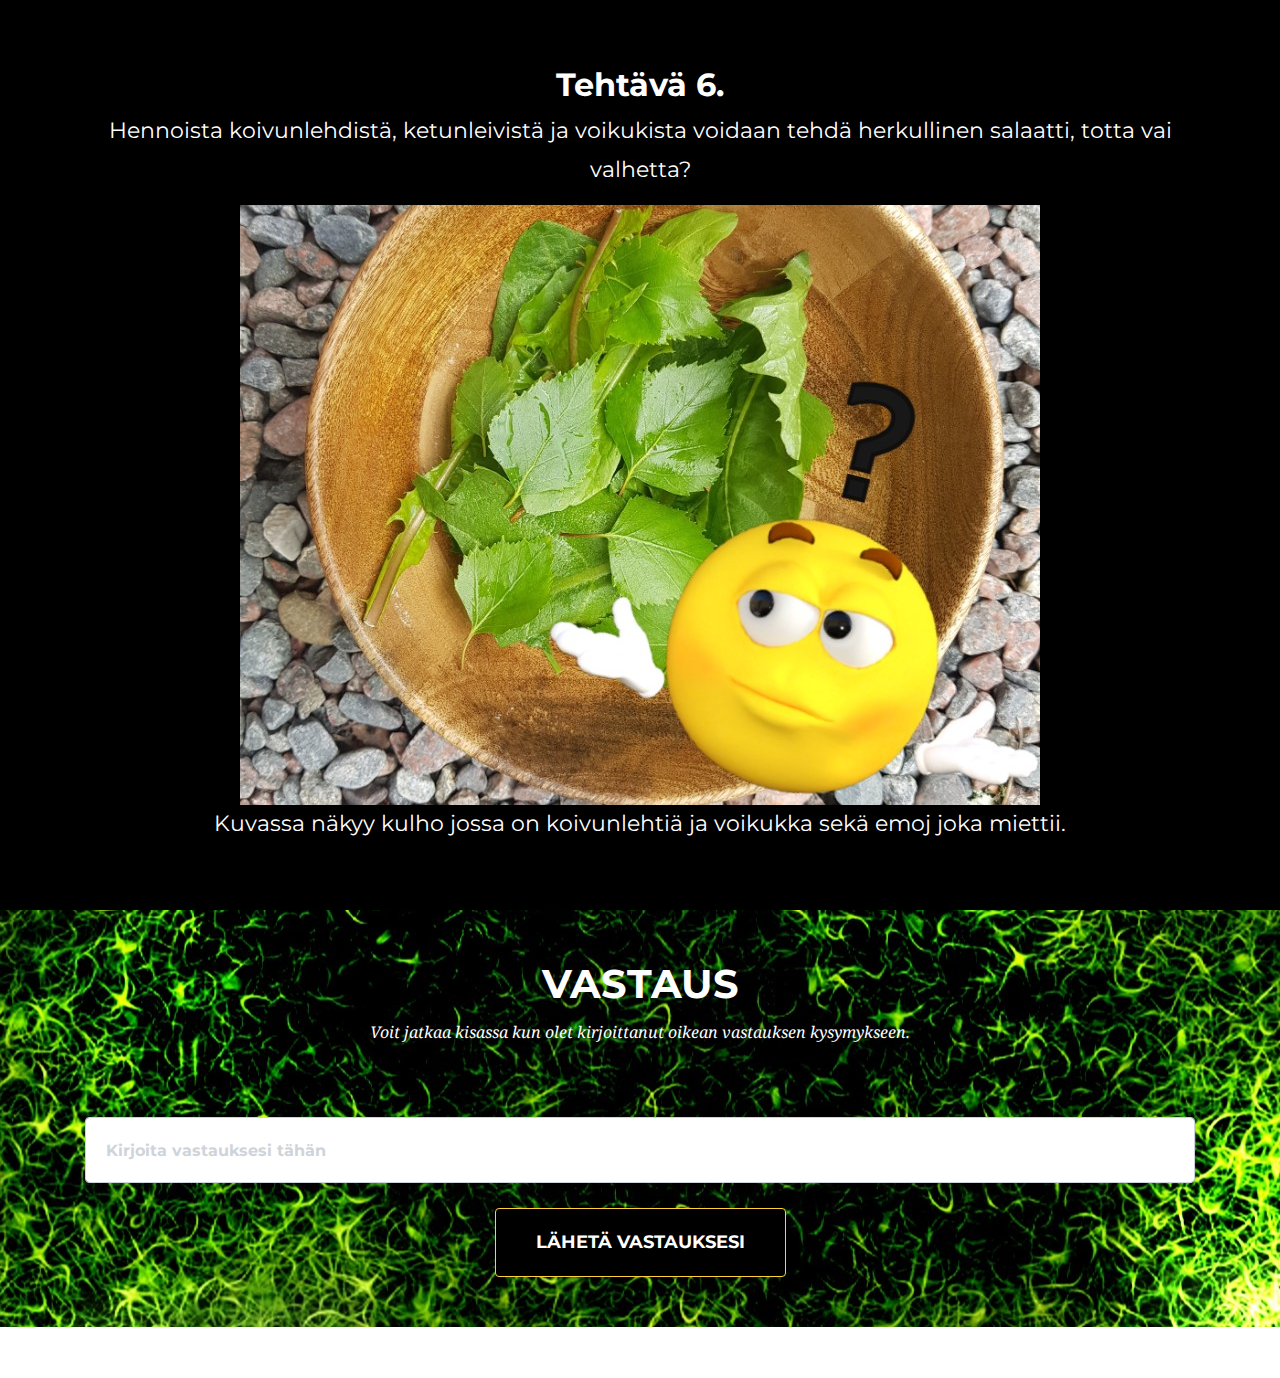
<file: 6.html>
<!--
SKAPA EN EGEN MALLSIDA FÖR UPPDRAG
==========================================================
Nu blir det lite repetition. Den sida hu hintills arbetet med 
introducerade jakten och hade därför lite speciellt innehåll.

Målet med den sida du arbetar med just nu är att skapa en
mall som du sedan kan kopiera till så många uppdrag du behöver.
Du behöver sedan ändra ett saker på varje sida.

1. Beskrivningen av uppdraget.
2. Uppgiftens nummer
3. Vad det rätta svaret är
4. Vilken sida som skall laddas om man svarar rätt.
-->

<!DOCTYPE html>
<html lang="sv">
  <head>
    <meta http-equiv="Content-Type" content="text/html; charset=UTF-8">
    <meta name="viewport" content="width=device-width, initial-scale=1, shrink-to-fit=no">
    <meta name="description" content="">
    <meta name="author" content="">

  <!--
  # Genom att ändra denna informationen nedan kan du ge jakten ett eget namn
  # EX: <title>Ett helt eget namn</title>
  # Informationen visas inte någonstans på webbsidan utan ändrar det namn som 
  # webbsidans flik/tabb har då du du surfar till sidan.
  # 
  -->
    <title></title>

  <!--Filer som berättar hur sidan skall se ut laddas in. Här behöver vi inte ändra något-->
  
    <link href="vendor/bootstrap/css/bootstrap.min.css" rel="stylesheet">
    <link href="vendor/fontawesome-free/css/all.min.css" rel="stylesheet" type="text/css">
    <link href="https://fonts.googleapis.com/css?family=Montserrat:400,700" rel="stylesheet" type="text/css">
    <link href='https://fonts.googleapis.com/css?family=Kaushan+Script' rel='stylesheet' type='text/css'>
    <link href='https://fonts.googleapis.com/css?family=Droid+Serif:400,700,400italic,700italic' rel='stylesheet' type='text/css'>
    <link href='https://fonts.googleapis.com/css?family=Roboto+Slab:400,100,300,700' rel='stylesheet' type='text/css'>
    <link href="css/agency.min.css" rel="stylesheet">
    <link href="css/style.css" rel="stylesheet">
  </head>


  <body id="page-top">
  <!-- Denna del av koden berättar vad menyn skall innehålla -->
    <nav class="navbar navbar-expand-lg navbar-dark fixed-top" id="mainNav">
      <div class="container"><!--
        <a class="navbar-brand js-scroll-trigger" href="#page-top"></a>

        <button class="navbar-toggler navbar-toggler-right" type="button" data-toggle="collapse" data-target="#navbarResponsive" aria-controls="navbarResponsive" aria-expanded="false" aria-label="Toggle navigation">
          Menu
          <i class="fas fa-bars"></i>
        </button>
        <div class="collapse navbar-collapse" id="navbarResponsive">
          <ul class="navbar-nav text-uppercase ml-auto">
            <li class="nav-item">
              <a class="nav-link js-scroll-trigger" href="http://www.itbib.se/teknikjakten/om.html">
      </a>
            </li> 
            <li class="nav-item">
              <a class="nav-link js-scroll-trigger" href="http://www.itbib.se/teknikjakten/om.html"></a>
            </li> 

          </ul>-->
        </div>
      </div>
    </nav>

    <!--SLUT PÅ DELEN SOM BESKRIVER MENYN LÄNGST UPP-->

    <!-- DELEN SOM BESKRIVER FÖRSTA UPPDRAGET STARTAR -->
    <section id="services">
      <div class="container">
        <div class="row">
          <div class="col-lg-12 text-center">
            <!--Sidans största rubrik-->
            <h2 class="section-heading text-uppercase"></h2>

            <!--Bakgrunds information-->
            <h3></h3>

            <!--Eventuellt återkoppling gällande det tidigare uppdraget-->
            <p> 
            
            </p>

            <!--Uppgiftens nummer-->
            <h2>Tehtävä 6.</h2>
            <!--Vilket är uppdraget?-->
            <p>
            Hennoista koivunlehdistä, ketunleivistä ja voikukista voidaan tehdä herkullinen salaatti, totta vai valhetta?

            <!--Ibland kanske du vill lägga till en bild i beskrivningen.
            I så fall läger du in bilden i katalogen img.
            Du lägger sedan in följande kod för att berätta att en bild skall visas.
            Men ersätter bildensnamn med det namn din bild och det filformat din bild har.

            EX:
            <img src="./img/bildensnamn.filformat">
            T.ex: <img src="./img/coolbild.jpeg">
            -->
            </p>
            <img src="./img/sallad.jpg" alt="en skål med björkblad och maskros">
          </div>
        </div><P>Kuvassa näkyy kulho jossa on koivunlehtiä ja voikukka sekä emoj joka miettii. </P>
      </div>
    </section>

 
<!-- DELEN DÄR MAN MATAR IN SITT SVAR STARTAR -->
    <section id="contact">
      <div class="container">
        <div class="row">
          <div class="col-lg-12 text-center">
            <h2 class="section-heading text-uppercase">vastaus</h2>
            <h3 class="section-subheading question-text">Voit jatkaa kisassa kun olet kirjoittanut oikean vastauksen kysymykseen.</h3>
          </div>
        </div>
        <div class="row">
          <div class="col-lg-12">

      <!--VILKEN SIDA SKALL LADDAS OM MAN SKRIVIT IN RÄTT SVAR
      Du behöver här berätta vilken sida som skall laddas om man löser uppdraget.
      Just nu är det sidan som heter 2.html som skall laddas.
      Om vi istället skulle arbeta med uppdrag 2 just så och ändra i filen 2.html skulle vi då alltså
      istället låta det stå 3.html eftersom det då är den sidan som borde laddas.
      Om detta är sista uppdraget i din jakt skriver du in klar.html

      Vi kan fortsätta på detta viset och lägga till nya sidor tills dess att vi skapat
      så många uppdrag vi vill.
      -->
            <form id="contactForm" name="sentMessage" novalidate="novalidate" 
            action="./7.html" 
            onsubmit="return validateForm()" autocomplete="off">
              <div class="row">
                <div class="col-md-12">
                  <div class="form-group">
                    <input class="form-control" id="answer" type="text" placeholder="Kirjoita vastauksesi tähän" required="required" data-validation-required-message="Rutan får inte vara tom">
                    <p class="help-block text-danger"></p>
                  </div>
                  
                <div class="col-lg-12 text-center">
                  <div id="success"></div>
                  <button id="sendMessageButton" class="btn btn-primary btn-xl text-uppercase" type="submit">Lähetä vastauksesi</button>
                </div>
              </div>
            
          </div></form>
        </div>
      </div>
    </div></section>

    <!-- DENNA DEL BESKRIVER INFORMATIONEN SOM VISAS LÄNGST NER PÅ SIDAN -->
    <footer>
      <div class="container">
        <div class="row">
          <div class="col-md-12">
            <span class="copyright">
              <a href="http://www.umea.se/umeakommun/kulturochfritid/bibliotek.4.4ad27aa912e4d856fb180001056.html" style="font-weight: bold">
                  
              </a>
            </span>
          </div>
          
        </div>
      </div>
    </footer>

    <!-- Filer som denna mall använder läses in -->
    <script src="vendor/jquery/jquery.min.js"></script>
    <script src="vendor/bootstrap/js/bootstrap.bundle.min.js"></script>
    <script src="vendor/jquery-easing/jquery.easing.min.js"></script>
    <script src="js/agency.min.js"></script>
    <script src="js/agency.min.js"></script>

    <!--I DENNA DEL BERÄTTAR DU VAD SOM ÄR RÄTT SVAR-->
    <script>
    function validateForm() {

      //Det använder skriver i rutan hämtas in och sparas i en variabel som heter answer.
      var answer = document.forms["contactForm"]["answer"].value.toLowerCase();
      
      /*Genom att ändra det som står mellan dessa tecken "" kan du välja vad som är rätt svar 
      Viktigt! Skriv svaret med små bokstäver.

      EX: if (answer == "mittsvar")

      Om man nu skriver in mittsvar i rutan kommer man vidare.
      
      Finns det fler än ett rätt svar? 

      Genom att lägga till följande tecken || (markera texten och kopiera 
      eller tryck alt-gr samtidigt som du trycker på tangenten till höger om shift)
      så kan du lägga till fler alternativ som är rätt.

      EX: Med två räta svar

       if (answer == "svar1" || answer == "svar2" )
      
      EX: Med tre rätta svar

      if (answer == "svar1" || answer == "svar2" answer == "svar3" )

      */

      if (answer == "kyllä"|| answer == "totta") {
          return true;
      }else{
        document.getElementById("answer").value ="";
        document.getElementById("answer").setAttribute("placeholder","Det var tyvärr fel svar, försök igen!");
        return false;
      }
    }
  </script>

  <!--GRATTIS Du har nu gjort uppdrag nummer två!
  Du har nu skapat en mall för en uppdragssida att utgå från.
  Vill du t.ex. skapa en teknikjakt med kan du kopiera 
  dokument och döpa kopian till 3.html. Du kan sedan upprepa samma tillvägagångssätt
  fler gånger och du vill skapa en jakt med fler uppdrag.

  3.html

  Du går sedan igenom dessa kopior på samma vis som detta dokument.


  Så avslutar du jakten.

  Du avslutar jakten genom att säga att man skall hamna på sidan
  klar.html om man skriver in rätt svar.

  EX: 
            action="./klar.html" 

  Du hittar fler instruktioner här ovan under delen som heter
  VILKEN SIDA SKALL LADDAS OM SKRIVIT IN RÄTT SVAR
  -->
</body>
</html>
</file>
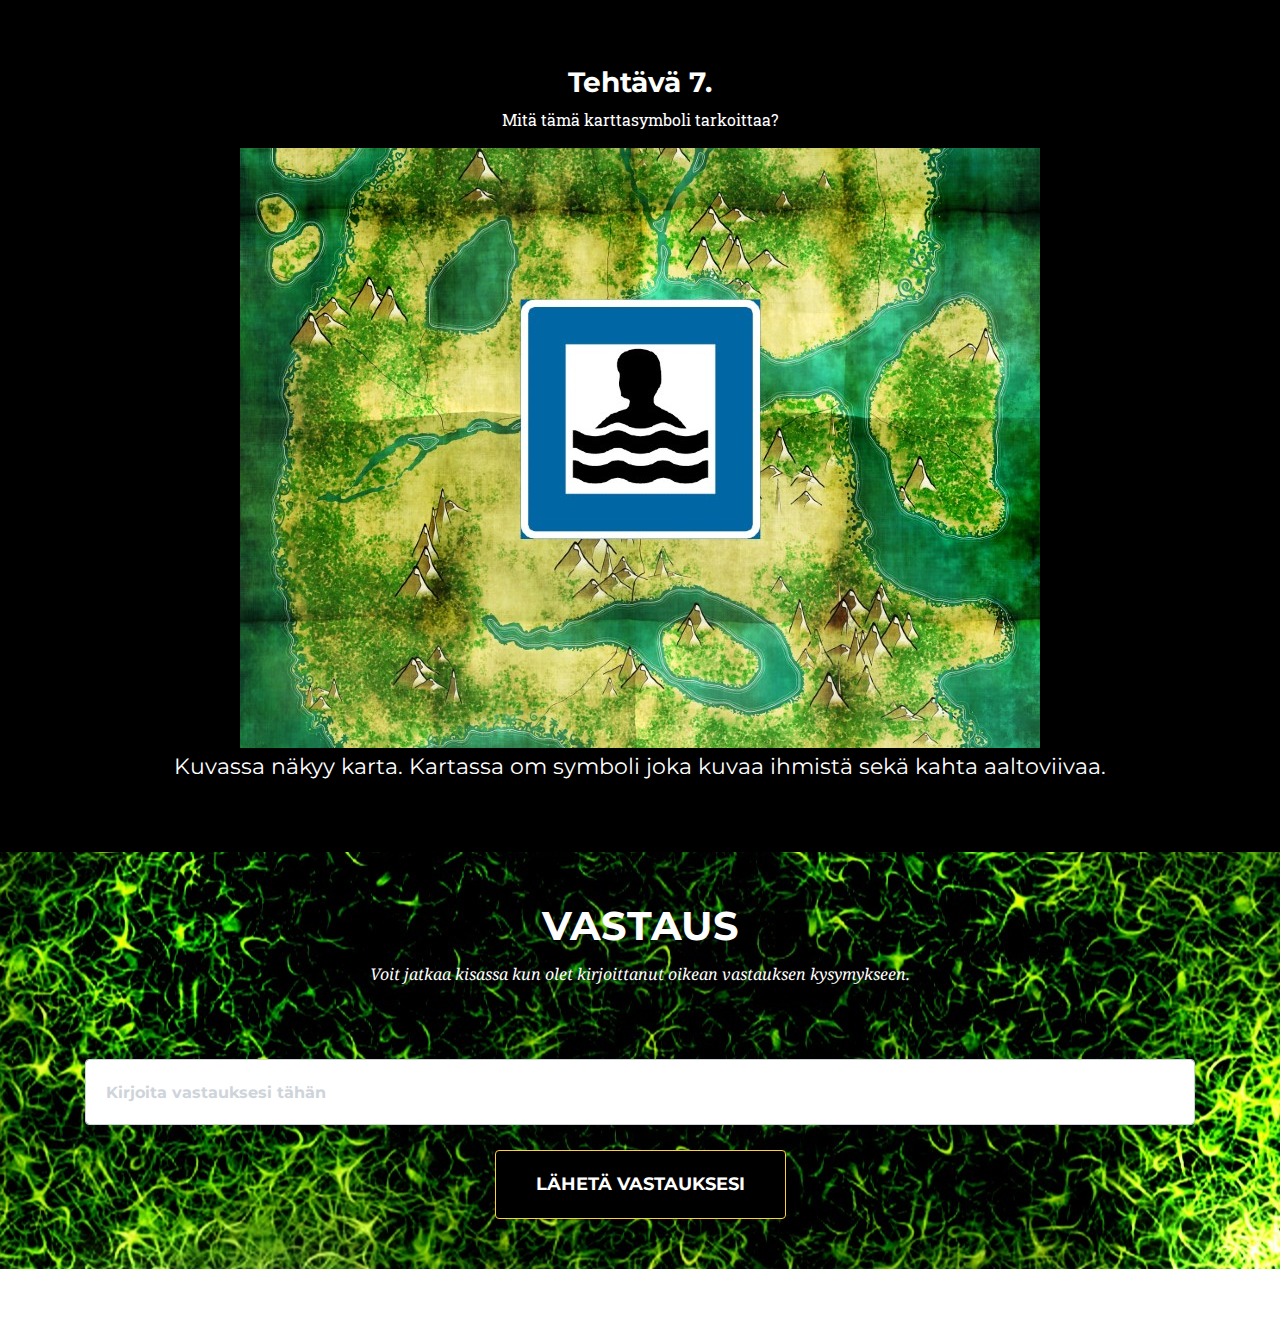
<file: 7.html>
<!--
SKAPA EN EGEN MALLSIDA FÖR UPPDRAG
==========================================================
Nu blir det lite repetition. Den sida hu hintills arbetet med 
introducerade jakten och hade därför lite speciellt innehåll.

Målet med den sida du arbetar med just nu är att skapa en
mall som du sedan kan kopiera till så många uppdrag du behöver.
Du behöver sedan ändra ett saker på varje sida.

1. Beskrivningen av uppdraget.
2. Uppgiftens nummer
3. Vad det rätta svaret är
4. Vilken sida som skall laddas om man svarar rätt.
-->

<!DOCTYPE html>
<html lang="sv">
  <head>
    <meta http-equiv="Content-Type" content="text/html; charset=UTF-8">
    <meta name="viewport" content="width=device-width, initial-scale=1, shrink-to-fit=no">
    <meta name="description" content="">
    <meta name="author" content="">

  <!--
  # Genom att ändra denna informationen nedan kan du ge jakten ett eget namn
  # EX: <title>Ett helt eget namn</title>
  # Informationen visas inte någonstans på webbsidan utan ändrar det namn som 
  # webbsidans flik/tabb har då du du surfar till sidan.
  # 
  -->
    <title></title>

  <!--Filer som berättar hur sidan skall se ut laddas in. Här behöver vi inte ändra något-->
  
    <link href="vendor/bootstrap/css/bootstrap.min.css" rel="stylesheet">
    <link href="vendor/fontawesome-free/css/all.min.css" rel="stylesheet" type="text/css">
    <link href="https://fonts.googleapis.com/css?family=Montserrat:400,700" rel="stylesheet" type="text/css">
    <link href='https://fonts.googleapis.com/css?family=Kaushan+Script' rel='stylesheet' type='text/css'>
    <link href='https://fonts.googleapis.com/css?family=Droid+Serif:400,700,400italic,700italic' rel='stylesheet' type='text/css'>
    <link href='https://fonts.googleapis.com/css?family=Roboto+Slab:400,100,300,700' rel='stylesheet' type='text/css'>
    <link href="css/agency.min.css" rel="stylesheet">
    <link href="css/style.css" rel="stylesheet">
  </head>


  <body id="page-top">
  <!-- Denna del av koden berättar vad menyn skall innehålla -->
    <nav class="navbar navbar-expand-lg navbar-dark fixed-top" id="mainNav">
      <div class="container"><!--
        <a class="navbar-brand js-scroll-trigger" href="#page-top"></a>

        <button class="navbar-toggler navbar-toggler-right" type="button" data-toggle="collapse" data-target="#navbarResponsive" aria-controls="navbarResponsive" aria-expanded="false" aria-label="Toggle navigation">
          Menu
          <i class="fas fa-bars"></i>
        </button>
        <div class="collapse navbar-collapse" id="navbarResponsive">
          <ul class="navbar-nav text-uppercase ml-auto">
            <li class="nav-item">
              <a class="nav-link js-scroll-trigger" href="http://www.itbib.se/teknikjakten/om.html">
      </a>
            </li> 
            <li class="nav-item">
              <a class="nav-link js-scroll-trigger" href="http://www.itbib.se/teknikjakten/om.html"></a>
            </li> 

          </ul>-->
        </div>
      </div>
    </nav>

    <!--SLUT PÅ DELEN SOM BESKRIVER MENYN LÄNGST UPP-->

    <!-- DELEN SOM BESKRIVER FÖRSTA UPPDRAGET STARTAR -->
    <section id="services">
      <div class="container">
        <div class="row">
          <div class="col-lg-12 text-center">
            <!--Sidans största rubrik-->
            <h2 class="section-heading text-uppercase"></h2>

            <!--Bakgrunds information-->
            <h3></h3>

            <!--Eventuellt återkoppling gällande det tidigare uppdraget-->
            <p> 
            
            </p>

            <!--Uppgiftens nummer-->
            <h3>Tehtävä 7.</h3>
            <!--Vilket är uppdraget?-->

           Mitä tämä karttasymboli tarkoittaa?

            <!--Ibland kanske du vill lägga till en bild i beskrivningen.
            I så fall läger du in bilden i katalogen img.
            Du lägger sedan in följande kod för att berätta att en bild skall visas.
            Men ersätter bildensnamn med det namn din bild och det filformat din bild har.

            EX:
            <img src="./img/bildensnamn.filformat">
            T.ex: <img src="./img/coolbild.jpeg">
            -->
            </p>
            <img src="./img/symbol.jpg" alt="en karta och en symbol där man ser en människa i vatten">
          </div>
        </div><P>Kuvassa näkyy karta. Kartassa om symboli joka kuvaa ihmistä sekä kahta aaltoviivaa. </P>
      </div>
    </section>

 
<!-- DELEN DÄR MAN MATAR IN SITT SVAR STARTAR -->
    <section id="contact">
      <div class="container">
        <div class="row">
          <div class="col-lg-12 text-center">
            <h2 class="section-heading text-uppercase">vastaus</h2>
            <h3 class="section-subheading question-text">Voit jatkaa kisassa kun olet kirjoittanut oikean vastauksen kysymykseen.</h3>
          </div>
        </div>
        <div class="row">
          <div class="col-lg-12">

      <!--VILKEN SIDA SKALL LADDAS OM MAN SKRIVIT IN RÄTT SVAR
      Du behöver här berätta vilken sida som skall laddas om man löser uppdraget.
      Just nu är det sidan som heter 2.html som skall laddas.
      Om vi istället skulle arbeta med uppdrag 2 just så och ändra i filen 2.html skulle vi då alltså
      istället låta det stå 3.html eftersom det då är den sidan som borde laddas.
      Om detta är sista uppdraget i din jakt skriver du in klar.html

      Vi kan fortsätta på detta viset och lägga till nya sidor tills dess att vi skapat
      så många uppdrag vi vill.
      -->
            <form id="contactForm" name="sentMessage" novalidate="novalidate" 
            action="./8.html" 
            onsubmit="return validateForm()" autocomplete="off">
              <div class="row">
                <div class="col-md-12">
                  <div class="form-group">
                    <input class="form-control" id="answer" type="text" placeholder="Kirjoita vastauksesi tähän" required="required" data-validation-required-message="Rutan får inte vara tom">
                    <p class="help-block text-danger"></p>
                  </div>
                  
                <div class="col-lg-12 text-center">
                  <div id="success"></div>
                  <button id="sendMessageButton" class="btn btn-primary btn-xl text-uppercase" type="submit">Lähetä vastauksesi</button>
                </div>
              </div>
            
          </div></form>
        </div>
      </div>
    </div></section>

    <!-- DENNA DEL BESKRIVER INFORMATIONEN SOM VISAS LÄNGST NER PÅ SIDAN -->
    <footer>
      <div class="container">
        <div class="row">
          <div class="col-md-12">
            <span class="copyright">
              <a href="http://www.umea.se/umeakommun/kulturochfritid/bibliotek.4.4ad27aa912e4d856fb180001056.html" style="font-weight: bold">
                  
              </a>
            </span>
          </div>
          
        </div>
      </div>
    </footer>

    <!-- Filer som denna mall använder läses in -->
    <script src="vendor/jquery/jquery.min.js"></script>
    <script src="vendor/bootstrap/js/bootstrap.bundle.min.js"></script>
    <script src="vendor/jquery-easing/jquery.easing.min.js"></script>
    <script src="js/agency.min.js"></script>
    <script src="js/agency.min.js"></script>

    <!--I DENNA DEL BERÄTTAR DU VAD SOM ÄR RÄTT SVAR-->
    <script>
    function validateForm() {

      //Det använder skriver i rutan hämtas in och sparas i en variabel som heter answer.
      var answer = document.forms["contactForm"]["answer"].value.toLowerCase();
      
      /*Genom att ändra det som står mellan dessa tecken "" kan du välja vad som är rätt svar 
      Viktigt! Skriv svaret med små bokstäver.

      EX: if (answer == "mittsvar")

      Om man nu skriver in mittsvar i rutan kommer man vidare.
      
      Finns det fler än ett rätt svar? 

      Genom att lägga till följande tecken || (markera texten och kopiera 
      eller tryck alt-gr samtidigt som du trycker på tangenten till höger om shift)
      så kan du lägga till fler alternativ som är rätt.

      EX: Med två räta svar

       if (answer == "svar1" || answer == "svar2" )
      
      EX: Med tre rätta svar

      if (answer == "svar1" || answer == "svar2" answer == "svar3" )

      */

      if (answer == "uimaranta") {
          return true;
      }else{
        document.getElementById("answer").value ="";
        document.getElementById("answer").setAttribute("placeholder","Det var tyvärr fel svar, försök igen!");
        return false;
      }
    }
  </script>

  <!--GRATTIS Du har nu gjort uppdrag nummer två!
  Du har nu skapat en mall för en uppdragssida att utgå från.
  Vill du t.ex. skapa en teknikjakt med kan du kopiera 
  dokument och döpa kopian till 3.html. Du kan sedan upprepa samma tillvägagångssätt
  fler gånger och du vill skapa en jakt med fler uppdrag.

  3.html

  Du går sedan igenom dessa kopior på samma vis som detta dokument.


  Så avslutar du jakten.

  Du avslutar jakten genom att säga att man skall hamna på sidan
  klar.html om man skriver in rätt svar.

  EX: 
            action="./klar.html" 

  Du hittar fler instruktioner här ovan under delen som heter
  VILKEN SIDA SKALL LADDAS OM SKRIVIT IN RÄTT SVAR
  -->
</body>
</html>
</file>
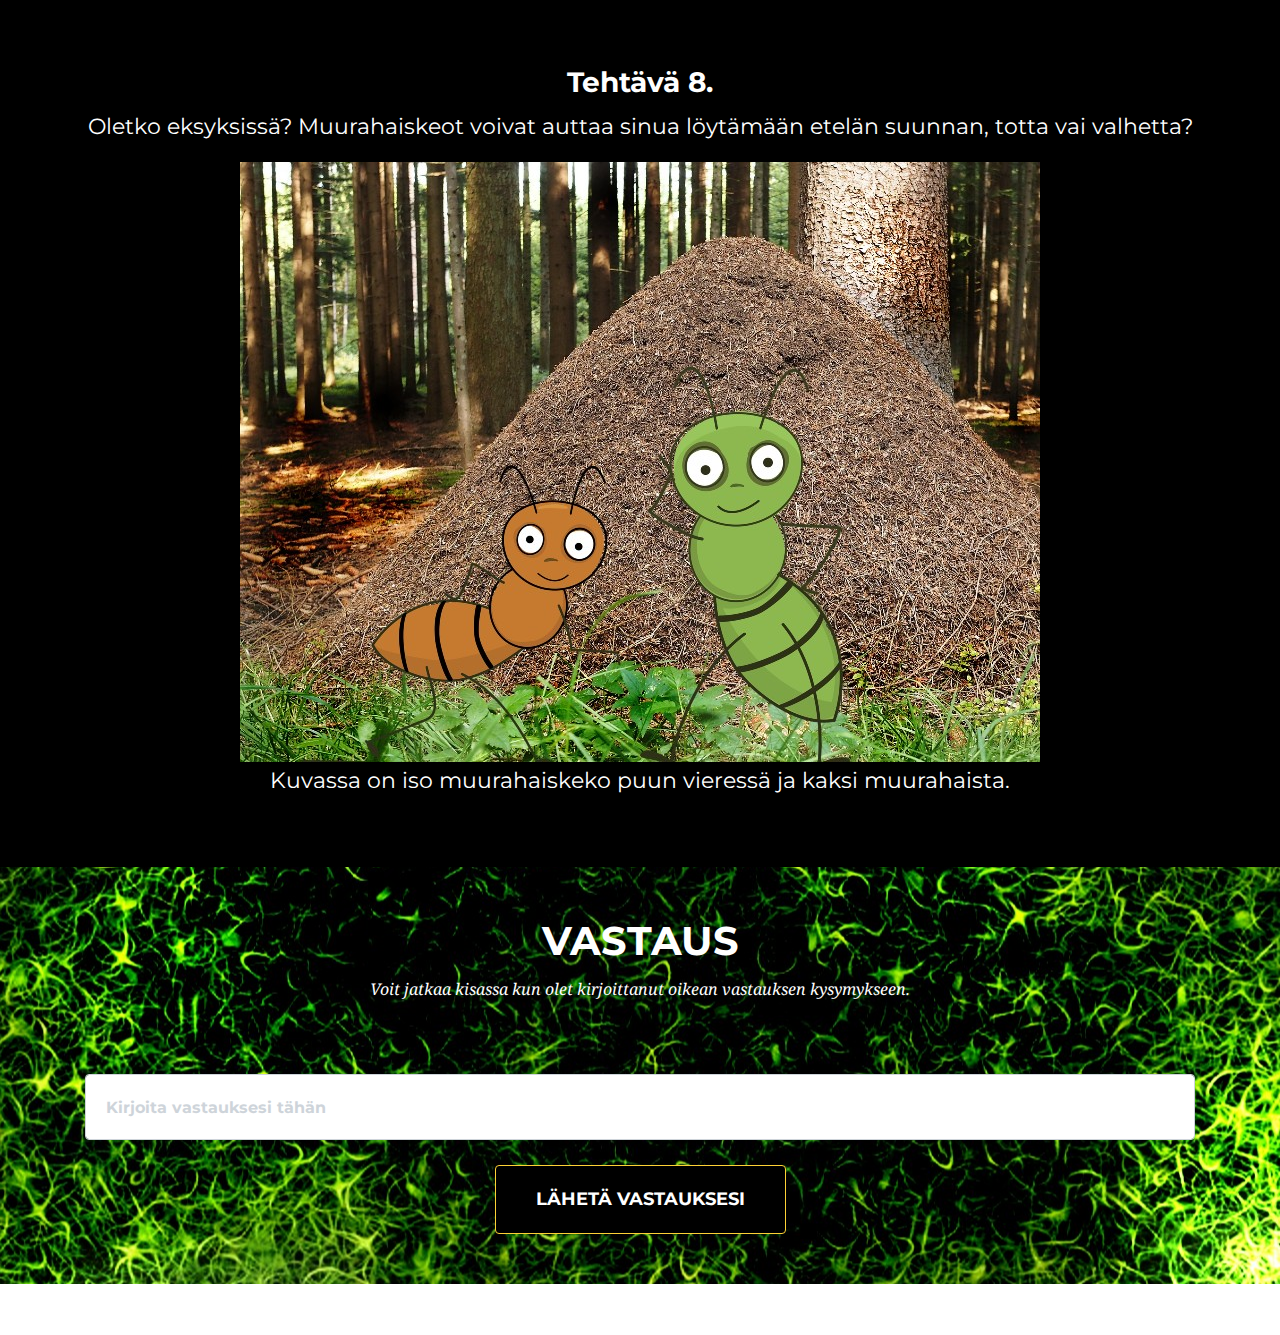
<file: 8.html>
<!--
SKAPA EN EGEN MALLSIDA FÖR UPPDRAG
==========================================================
Nu blir det lite repetition. Den sida hu hintills arbetet med 
introducerade jakten och hade därför lite speciellt innehåll.

Målet med den sida du arbetar med just nu är att skapa en
mall som du sedan kan kopiera till så många uppdrag du behöver.
Du behöver sedan ändra ett saker på varje sida.

1. Beskrivningen av uppdraget.
2. Uppgiftens nummer
3. Vad det rätta svaret är
4. Vilken sida som skall laddas om man svarar rätt.
-->

<!DOCTYPE html>
<html lang="sv">
  <head>
    <meta http-equiv="Content-Type" content="text/html; charset=UTF-8">
    <meta name="viewport" content="width=device-width, initial-scale=1, shrink-to-fit=no">
    <meta name="description" content="">
    <meta name="author" content="">

  <!--
  # Genom att ändra denna informationen nedan kan du ge jakten ett eget namn
  # EX: <title>Ett helt eget namn</title>
  # Informationen visas inte någonstans på webbsidan utan ändrar det namn som 
  # webbsidans flik/tabb har då du du surfar till sidan.
  # 
  -->
    <title></title>

  <!--Filer som berättar hur sidan skall se ut laddas in. Här behöver vi inte ändra något-->
  
    <link href="vendor/bootstrap/css/bootstrap.min.css" rel="stylesheet">
    <link href="vendor/fontawesome-free/css/all.min.css" rel="stylesheet" type="text/css">
    <link href="https://fonts.googleapis.com/css?family=Montserrat:400,700" rel="stylesheet" type="text/css">
    <link href='https://fonts.googleapis.com/css?family=Kaushan+Script' rel='stylesheet' type='text/css'>
    <link href='https://fonts.googleapis.com/css?family=Droid+Serif:400,700,400italic,700italic' rel='stylesheet' type='text/css'>
    <link href='https://fonts.googleapis.com/css?family=Roboto+Slab:400,100,300,700' rel='stylesheet' type='text/css'>
    <link href="css/agency.min.css" rel="stylesheet">
    <link href="css/style.css" rel="stylesheet">
  </head>


  <body id="page-top">
  <!-- Denna del av koden berättar vad menyn skall innehålla -->
    <nav class="navbar navbar-expand-lg navbar-dark fixed-top" id="mainNav">
      <div class="container"><!--
        <a class="navbar-brand js-scroll-trigger" href="#page-top"></a>

        <button class="navbar-toggler navbar-toggler-right" type="button" data-toggle="collapse" data-target="#navbarResponsive" aria-controls="navbarResponsive" aria-expanded="false" aria-label="Toggle navigation">
          Menu
          <i class="fas fa-bars"></i>
        </button>
        <div class="collapse navbar-collapse" id="navbarResponsive">
          <ul class="navbar-nav text-uppercase ml-auto">
            <li class="nav-item">
              <a class="nav-link js-scroll-trigger" href="http://www.itbib.se/teknikjakten/om.html">
      </a>
            </li> 
            <li class="nav-item">
              <a class="nav-link js-scroll-trigger" href="http://www.itbib.se/teknikjakten/om.html"></a>
            </li> 

          </ul>-->
        </div>
      </div>
    </nav>

    <!--SLUT PÅ DELEN SOM BESKRIVER MENYN LÄNGST UPP-->

    <!-- DELEN SOM BESKRIVER FÖRSTA UPPDRAGET STARTAR -->
    <section id="services">
      <div class="container">
        <div class="row">
          <div class="col-lg-12 text-center">
            <!--Sidans största rubrik-->
            <h2 class="section-heading text-uppercase"></h2>

            <!--Bakgrunds information-->
            <h3></h3>

            <!--Eventuellt återkoppling gällande det tidigare uppdraget-->
            <p> 
            
            </p>

            <!--Uppgiftens nummer-->
            <h3>Tehtävä 8.</h3>
            <!--Vilket är uppdraget?-->
            <p>Oletko eksyksissä? Muurahaiskeot voivat auttaa sinua löytämään etelän suunnan, totta vai valhetta?
          
            

            <!--Ibland kanske du vill lägga till en bild i beskrivningen.
            I så fall läger du in bilden i katalogen img.
            Du lägger sedan in följande kod för att berätta att en bild skall visas.
            Men ersätter bildensnamn med det namn din bild och det filformat din bild har.

            EX:
            <img src="./img/bildensnamn.filformat">
            T.ex: <img src="./img/coolbild.jpeg">
            -->
            </p>
            <img src="./img/vilse.jpg" alt="stor myrstack och två myror">
          </div>
        </div>
      </div><p>Kuvassa on iso muurahaiskeko puun vieressä ja kaksi muurahaista.</p>
    </section>

 
<!-- DELEN DÄR MAN MATAR IN SITT SVAR STARTAR -->
    <section id="contact">
      <div class="container">
        <div class="row">
          <div class="col-lg-12 text-center">
            <h2 class="section-heading text-uppercase">vastaus</h2>
            <h3 class="section-subheading question-text">Voit jatkaa kisassa kun olet kirjoittanut oikean vastauksen kysymykseen.</h3>
          </div>
        </div>
        <div class="row">
          <div class="col-lg-12">

      <!--VILKEN SIDA SKALL LADDAS OM MAN SKRIVIT IN RÄTT SVAR
      Du behöver här berätta vilken sida som skall laddas om man löser uppdraget.
      Just nu är det sidan som heter 2.html som skall laddas.
      Om vi istället skulle arbeta med uppdrag 2 just så och ändra i filen 2.html skulle vi då alltså
      istället låta det stå 3.html eftersom det då är den sidan som borde laddas.
      Om detta är sista uppdraget i din jakt skriver du in klar.html

      Vi kan fortsätta på detta viset och lägga till nya sidor tills dess att vi skapat
      så många uppdrag vi vill.
      -->
            <form id="contactForm" name="sentMessage" novalidate="novalidate" 
            action="./9.html" 
            onsubmit="return validateForm()" autocomplete="off">
              <div class="row">
                <div class="col-md-12">
                  <div class="form-group">
                    <input class="form-control" id="answer" type="text" placeholder="Kirjoita vastauksesi tähän" required="required" data-validation-required-message="Rutan får inte vara tom">
                    <p class="help-block text-danger"></p>
                  </div>
                  
                <div class="col-lg-12 text-center">
                  <div id="success"></div>
                  <button id="sendMessageButton" class="btn btn-primary btn-xl text-uppercase" type="submit">Lähetä vastauksesi</button>
                </div>
              </div>
            
          </div></form>
        </div>
      </div>
    </div></section>

    <!-- DENNA DEL BESKRIVER INFORMATIONEN SOM VISAS LÄNGST NER PÅ SIDAN -->
    <footer>
      <div class="container">
        <div class="row">
          <div class="col-md-12">
            <span class="copyright">
              <a href="http://www.umea.se/umeakommun/kulturochfritid/bibliotek.4.4ad27aa912e4d856fb180001056.html" style="font-weight: bold">
                  
              </a>
            </span>
          </div>
          
        </div>
      </div>
    </footer>

    <!-- Filer som denna mall använder läses in -->
    <script src="vendor/jquery/jquery.min.js"></script>
    <script src="vendor/bootstrap/js/bootstrap.bundle.min.js"></script>
    <script src="vendor/jquery-easing/jquery.easing.min.js"></script>
    <script src="js/agency.min.js"></script>
    <script src="js/agency.min.js"></script>

    <!--I DENNA DEL BERÄTTAR DU VAD SOM ÄR RÄTT SVAR-->
    <script>
    function validateForm() {

      //Det använder skriver i rutan hämtas in och sparas i en variabel som heter answer.
      var answer = document.forms["contactForm"]["answer"].value.toLowerCase();
      
      /*Genom att ändra det som står mellan dessa tecken "" kan du välja vad som är rätt svar 
      Viktigt! Skriv svaret med små bokstäver.

      EX: if (answer == "mittsvar")

      Om man nu skriver in mittsvar i rutan kommer man vidare.
      
      Finns det fler än ett rätt svar? 

      Genom att lägga till följande tecken || (markera texten och kopiera 
      eller tryck alt-gr samtidigt som du trycker på tangenten till höger om shift)
      så kan du lägga till fler alternativ som är rätt.

      EX: Med två räta svar

       if (answer == "svar1" || answer == "svar2" )
      
      EX: Med tre rätta svar

      if (answer == "svar1" || answer == "svar2" answer == "svar3" )

      */

      if (answer == "kyllä"|| answer == "totta" ) {
          return true;
      }else{
        document.getElementById("answer").value ="";
        document.getElementById("answer").setAttribute("placeholder","Det var tyvärr fel svar, försök igen!");
        return false;
      }
    }
  </script>

  <!--GRATTIS Du har nu gjort uppdrag nummer två!
  Du har nu skapat en mall för en uppdragssida att utgå från.
  Vill du t.ex. skapa en teknikjakt med kan du kopiera 
  dokument och döpa kopian till 3.html. Du kan sedan upprepa samma tillvägagångssätt
  fler gånger och du vill skapa en jakt med fler uppdrag.

  3.html

  Du går sedan igenom dessa kopior på samma vis som detta dokument.


  Så avslutar du jakten.

  Du avslutar jakten genom att säga att man skall hamna på sidan
  klar.html om man skriver in rätt svar.

  EX: 
            action="./klar.html" 

  Du hittar fler instruktioner här ovan under delen som heter
  VILKEN SIDA SKALL LADDAS OM SKRIVIT IN RÄTT SVAR
  -->
</body>
</html>
</file>
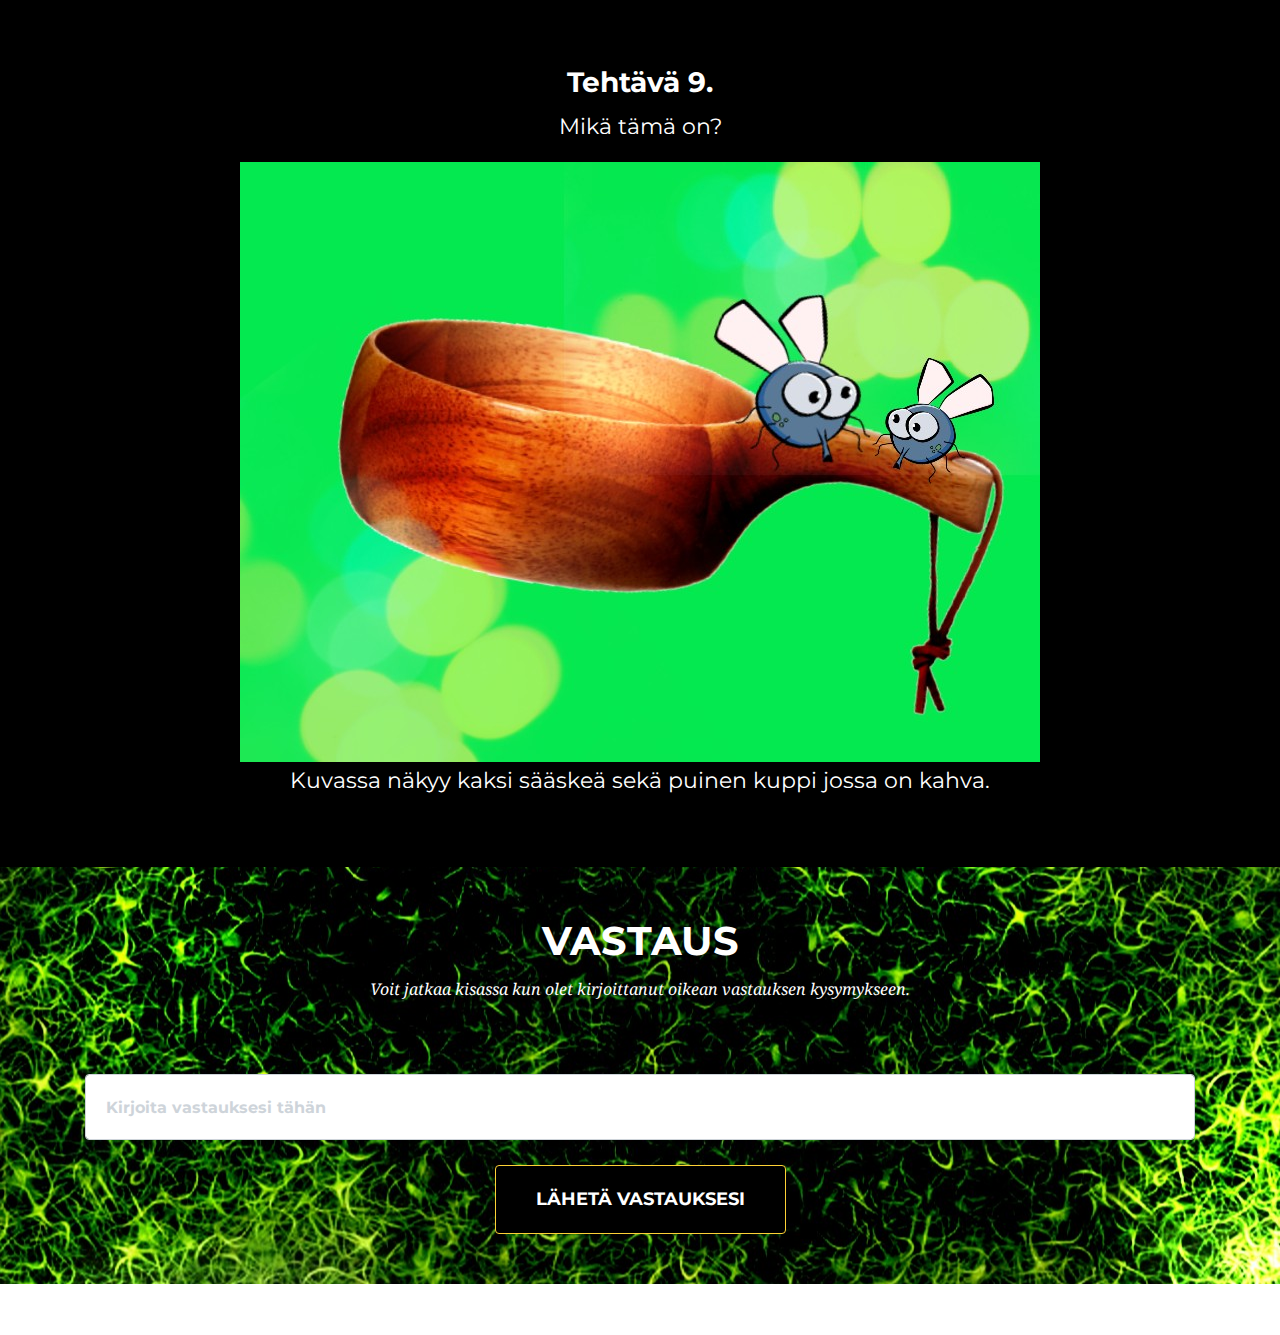
<file: 9.html>
<!--
SKAPA EN EGEN MALLSIDA FÖR UPPDRAG
==========================================================
Nu blir det lite repetition. Den sida hu hintills arbetet med 
introducerade jakten och hade därför lite speciellt innehåll.

Målet med den sida du arbetar med just nu är att skapa en
mall som du sedan kan kopiera till så många uppdrag du behöver.
Du behöver sedan ändra ett saker på varje sida.

1. Beskrivningen av uppdraget.
2. Uppgiftens nummer
3. Vad det rätta svaret är
4. Vilken sida som skall laddas om man svarar rätt.
-->

<!DOCTYPE html>
<html lang="sv">
  <head>
    <meta http-equiv="Content-Type" content="text/html; charset=UTF-8">
    <meta name="viewport" content="width=device-width, initial-scale=1, shrink-to-fit=no">
    <meta name="description" content="">
    <meta name="author" content="">

  <!--
  # Genom att ändra denna informationen nedan kan du ge jakten ett eget namn
  # EX: <title>Ett helt eget namn</title>
  # Informationen visas inte någonstans på webbsidan utan ändrar det namn som 
  # webbsidans flik/tabb har då du du surfar till sidan.
  # 
  -->
    <title></title>

  <!--Filer som berättar hur sidan skall se ut laddas in. Här behöver vi inte ändra något-->
  
    <link href="vendor/bootstrap/css/bootstrap.min.css" rel="stylesheet">
    <link href="vendor/fontawesome-free/css/all.min.css" rel="stylesheet" type="text/css">
    <link href="https://fonts.googleapis.com/css?family=Montserrat:400,700" rel="stylesheet" type="text/css">
    <link href='https://fonts.googleapis.com/css?family=Kaushan+Script' rel='stylesheet' type='text/css'>
    <link href='https://fonts.googleapis.com/css?family=Droid+Serif:400,700,400italic,700italic' rel='stylesheet' type='text/css'>
    <link href='https://fonts.googleapis.com/css?family=Roboto+Slab:400,100,300,700' rel='stylesheet' type='text/css'>
    <link href="css/agency.min.css" rel="stylesheet">
    <link href="css/style.css" rel="stylesheet">
  </head>


  <body id="page-top">
  <!-- Denna del av koden berättar vad menyn skall innehålla -->
    <nav class="navbar navbar-expand-lg navbar-dark fixed-top" id="mainNav">
      <div class="container"><!--
        <a class="navbar-brand js-scroll-trigger" href="#page-top"></a>

        <button class="navbar-toggler navbar-toggler-right" type="button" data-toggle="collapse" data-target="#navbarResponsive" aria-controls="navbarResponsive" aria-expanded="false" aria-label="Toggle navigation">
          Menu
          <i class="fas fa-bars"></i>
        </button>
        <div class="collapse navbar-collapse" id="navbarResponsive">
          <ul class="navbar-nav text-uppercase ml-auto">
            <li class="nav-item">
              <a class="nav-link js-scroll-trigger" href="http://www.itbib.se/teknikjakten/om.html">
      </a>
            </li> 
            <li class="nav-item">
              <a class="nav-link js-scroll-trigger" href="http://www.itbib.se/teknikjakten/om.html"></a>
            </li> 

          </ul>-->
        </div>
      </div>
    </nav>

    <!--SLUT PÅ DELEN SOM BESKRIVER MENYN LÄNGST UPP-->

    <!-- DELEN SOM BESKRIVER FÖRSTA UPPDRAGET STARTAR -->
    <section id="services">
      <div class="container">
        <div class="row">
          <div class="col-lg-12 text-center">
            <!--Sidans största rubrik-->
            <h2 class="section-heading text-uppercase"></h2>

            <!--Bakgrunds information-->
            <h3></h3>

            <!--Eventuellt återkoppling gällande det tidigare uppdraget-->
            <p> 
            
            </p>

            <!--Uppgiftens nummer-->
            <h3> Tehtävä 9.</h3>
            <!--Vilket är uppdraget?-->
            <p>
            Mikä tämä on?
            

            <!--Ibland kanske du vill lägga till en bild i beskrivningen.
            I så fall läger du in bilden i katalogen img.
            Du lägger sedan in följande kod för att berätta att en bild skall visas.
            Men ersätter bildensnamn med det namn din bild och det filformat din bild har.

            EX:
            <img src="./img/bildensnamn.filformat">
            T.ex: <img src="./img/coolbild.jpeg">
            -->
            </p>
            <img src="./img/kasany.jpg" alt="två flugor och en dryckeskärl i trä">
          </div>
        </div>
      </div><p>Kuvassa näkyy kaksi sääskeä sekä puinen kuppi jossa on kahva. </p>
    </section>

 
<!-- DELEN DÄR MAN MATAR IN SITT SVAR STARTAR -->
    <section id="contact">
      <div class="container">
        <div class="row">
          <div class="col-lg-12 text-center">
            <h2 class="section-heading text-uppercase">vastaus</h2>
            <h3 class="section-subheading question-text">Voit jatkaa kisassa kun olet kirjoittanut oikean vastauksen kysymykseen.</h3>
          </div>
        </div>
        <div class="row">
          <div class="col-lg-12">

      <!--VILKEN SIDA SKALL LADDAS OM MAN SKRIVIT IN RÄTT SVAR
      Du behöver här berätta vilken sida som skall laddas om man löser uppdraget.
      Just nu är det sidan som heter 2.html som skall laddas.
      Om vi istället skulle arbeta med uppdrag 2 just så och ändra i filen 2.html skulle vi då alltså
      istället låta det stå 3.html eftersom det då är den sidan som borde laddas.
      Om detta är sista uppdraget i din jakt skriver du in klar.html

      Vi kan fortsätta på detta viset och lägga till nya sidor tills dess att vi skapat
      så många uppdrag vi vill.
      -->
            <form id="contactForm" name="sentMessage" novalidate="novalidate" 
            action="./10.html" 
            onsubmit="return validateForm()" autocomplete="off">
              <div class="row">
                <div class="col-md-12">
                  <div class="form-group">
                    <input class="form-control" id="answer" type="text" placeholder="Kirjoita vastauksesi tähän" required="required" data-validation-required-message="Rutan får inte vara tom">
                    <p class="help-block text-danger"></p>
                  </div>
                  
                <div class="col-lg-12 text-center">
                  <div id="success"></div>
                  <button id="sendMessageButton" class="btn btn-primary btn-xl text-uppercase" type="submit">Lähetä vastauksesi</button>
                </div>
              </div>
            
          </div></form>
        </div>
      </div>
    </div></section>

    <!-- DENNA DEL BESKRIVER INFORMATIONEN SOM VISAS LÄNGST NER PÅ SIDAN -->
    <footer>
      <div class="container">
        <div class="row">
          <div class="col-md-12">
            <span class="copyright">
              <a href="http://www.umea.se/umeakommun/kulturochfritid/bibliotek.4.4ad27aa912e4d856fb180001056.html" style="font-weight: bold">
                  
              </a>
            </span>
          </div>
          
        </div>
      </div>
    </footer>

    <!-- Filer som denna mall använder läses in -->
    <script src="vendor/jquery/jquery.min.js"></script>
    <script src="vendor/bootstrap/js/bootstrap.bundle.min.js"></script>
    <script src="vendor/jquery-easing/jquery.easing.min.js"></script>
    <script src="js/agency.min.js"></script>
    <script src="js/agency.min.js"></script>

    <!--I DENNA DEL BERÄTTAR DU VAD SOM ÄR RÄTT SVAR-->
    <script>
    function validateForm() {

      //Det använder skriver i rutan hämtas in och sparas i en variabel som heter answer.
      var answer = document.forms["contactForm"]["answer"].value.toLowerCase();
      
      /*Genom att ändra det som står mellan dessa tecken "" kan du välja vad som är rätt svar 
      Viktigt! Skriv svaret med små bokstäver.

      EX: if (answer == "mittsvar")

      Om man nu skriver in mittsvar i rutan kommer man vidare.
      
      Finns det fler än ett rätt svar? 

      Genom att lägga till följande tecken || (markera texten och kopiera 
      eller tryck alt-gr samtidigt som du trycker på tangenten till höger om shift)
      så kan du lägga till fler alternativ som är rätt.

      EX: Med två räta svar

       if (answer == "svar1" || answer == "svar2" )
      
      EX: Med tre rätta svar

      if (answer == "svar1" || answer == "svar2" answer == "svar3" )

      */

      if (answer == "kuksa") {
          return true;
      }else{
        document.getElementById("answer").value ="";
        document.getElementById("answer").setAttribute("placeholder","Det var tyvärr fel svar, försök igen!");
        return false;
      }
    }
  </script>

  <!--GRATTIS Du har nu gjort uppdrag nummer två!
  Du har nu skapat en mall för en uppdragssida att utgå från.
  Vill du t.ex. skapa en teknikjakt med kan du kopiera 
  dokument och döpa kopian till 3.html. Du kan sedan upprepa samma tillvägagångssätt
  fler gånger och du vill skapa en jakt med fler uppdrag.

  3.html

  Du går sedan igenom dessa kopior på samma vis som detta dokument.


  Så avslutar du jakten.

  Du avslutar jakten genom att säga att man skall hamna på sidan
  klar.html om man skriver in rätt svar.

  EX: 
            action="./klar.html" 

  Du hittar fler instruktioner här ovan under delen som heter
  VILKEN SIDA SKALL LADDAS OM SKRIVIT IN RÄTT SVAR
  -->
</body>
</html>
</file>
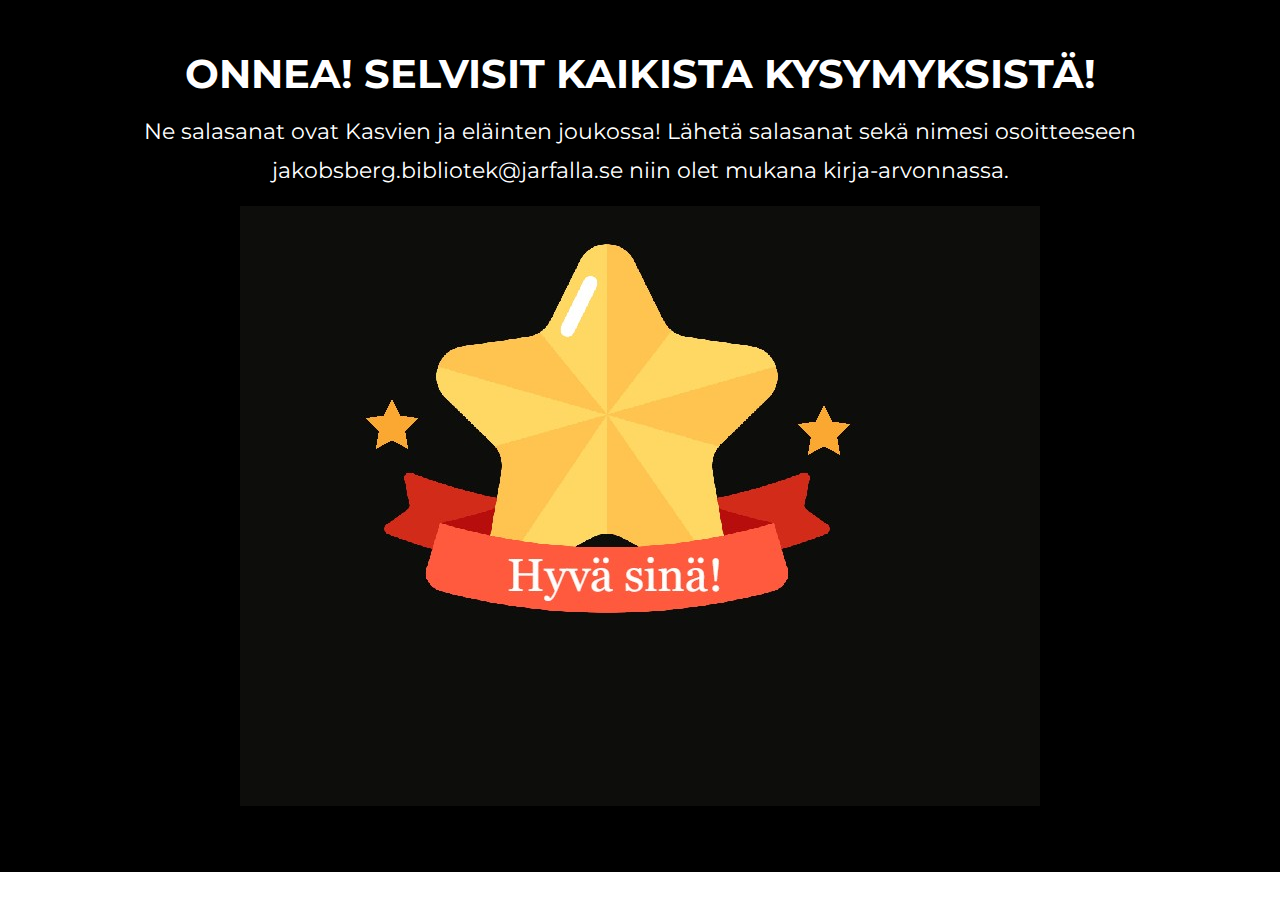
<file: klar.html>
﻿<!DOCTYPE html>
<!--
AVSLUTA DIN TEKNIKJAKT
==========================================================
Nu blir det också repetition. Vissa delar behöver du fylla i igen.
Du kommer sedan att få skriva in den text som visas då deltagaren klarat jakten.
-->
<html lang="sv">
  <head>
    <meta charset="utf-8">
    <meta name="viewport" content="width=device-width, initial-scale=1, shrink-to-fit=no">
    <meta name="description" content="">
    <meta name="author" content="">

    <!--
    # Genom att ändra denna informationen nedan kan du ge jakten ett eget namn
    # EX: <title>Ett helt eget namn</title>
    # Informationen visas inte någonstans på webbsidan utan ändrar det namn som 
    # webbsidans flik/tabb har då du du surfar till sidan.
    # 
    -->
    <title>ÄNDRA:DIN EGEN TEKNIKJAKT</title>

  <!--Filer som berättar hur sidan skall se ut laddas in. Här behöver vi inte ändra något-->
  
    <link href="vendor/bootstrap/css/bootstrap.min.css" rel="stylesheet">
    <link href="vendor/fontawesome-free/css/all.min.css" rel="stylesheet" type="text/css">
    <link href="https://fonts.googleapis.com/css?family=Montserrat:400,700" rel="stylesheet" type="text/css">
    <link href='https://fonts.googleapis.com/css?family=Kaushan+Script' rel='stylesheet' type='text/css'>
    <link href='https://fonts.googleapis.com/css?family=Droid+Serif:400,700,400italic,700italic' rel='stylesheet' type='text/css'>
    <link href='https://fonts.googleapis.com/css?family=Roboto+Slab:400,100,300,700' rel='stylesheet' type='text/css'>
    <link href="css/agency.min.css" rel="stylesheet">
    <link href="css/style.css" rel="stylesheet">
  </head>


  <body id="page-top">
  <!-- Denna del av koden berättar vad menyn skall innehålla -->
    <nav class="navbar navbar-expand-lg navbar-dark fixed-top" id="mainNav">
      <div class="container">
        <a class="navbar-brand js-scroll-trigger" href="#page-top"></a>
<!--         <button class="navbar-toggler navbar-toggler-right" type="button" data-toggle="collapse" data-target="#navbarResponsive" aria-controls="navbarResponsive" aria-expanded="false" aria-label="Toggle navigation">
          Menu
          <i class="fas fa-bars"></i>
        </button> -->
        <div class="collapse navbar-collapse" id="navbarResponsive">
          <ul class="nsavbar-nav text-uppercase ml-auto">
<!--             <li class="nav-item">
              <a class="nav-link js-scroll-trigger" href="http://www.itbib.se/teknikjakten/om.html">
             </a>
            </li> 
            <li class="nav-item">
              <a class="nav-link js-scroll-trigger" href="http://www.itbib.se/teknikjakten/om.html"></a>
            </li>  -->

          </ul>
        </div>
      </div>
    </nav>

    <!--SLUT PÅ DELEN SOM BESKRIVER MENYN LÄNGST UPP-->
    
    <!--HÄR SKRIVER DU IN TEXTEN SOM VISAS NÄR DELTAGAREN HAR KLARAT JAKTEN-->
    <section id="services">
      <div class="container">
        <div class="row">
          <div class="col-lg-12 text-center">
            <h2 class="section-heading text-uppercase">Onnea! Selvisit kaikista kysymyksistä!</h2>

            <p>
            
            Ne salasanat ovat Kasvien ja eläinten joukossa!
            Lähetä salasanat sekä nimesi osoitteeseen jakobsberg.bibliotek@jarfalla.se niin olet mukana kirja-arvonnassa.
            
            

            
            </p><img src="./img/klarfin.jpg" alt="lösenordet bland växter och djur och stjärnor i guld">
          </div>
        </div>
      </div><p> </p>
    </section>

          </div>
        </div>
      </div>
    </section>

        <!-- Footer -->
    <footer>
      <div class="container">
        <div class="row">
          <div class="col-md-12">
            <span class="copyright">
              
            </span>
          </div>
          
        </div>
      </div>
    </footer>



    <script src="vendor/jquery/jquery.min.js"></script>
    <script src="vendor/bootstrap/js/bootstrap.bundle.min.js"></script>
    <script src="vendor/jquery-easing/jquery.easing.min.js"></script>
    <script src="js/agency.min.js"></script>
    <script src="js/agency.min.js"></script>

  </body>

</html>
</file>
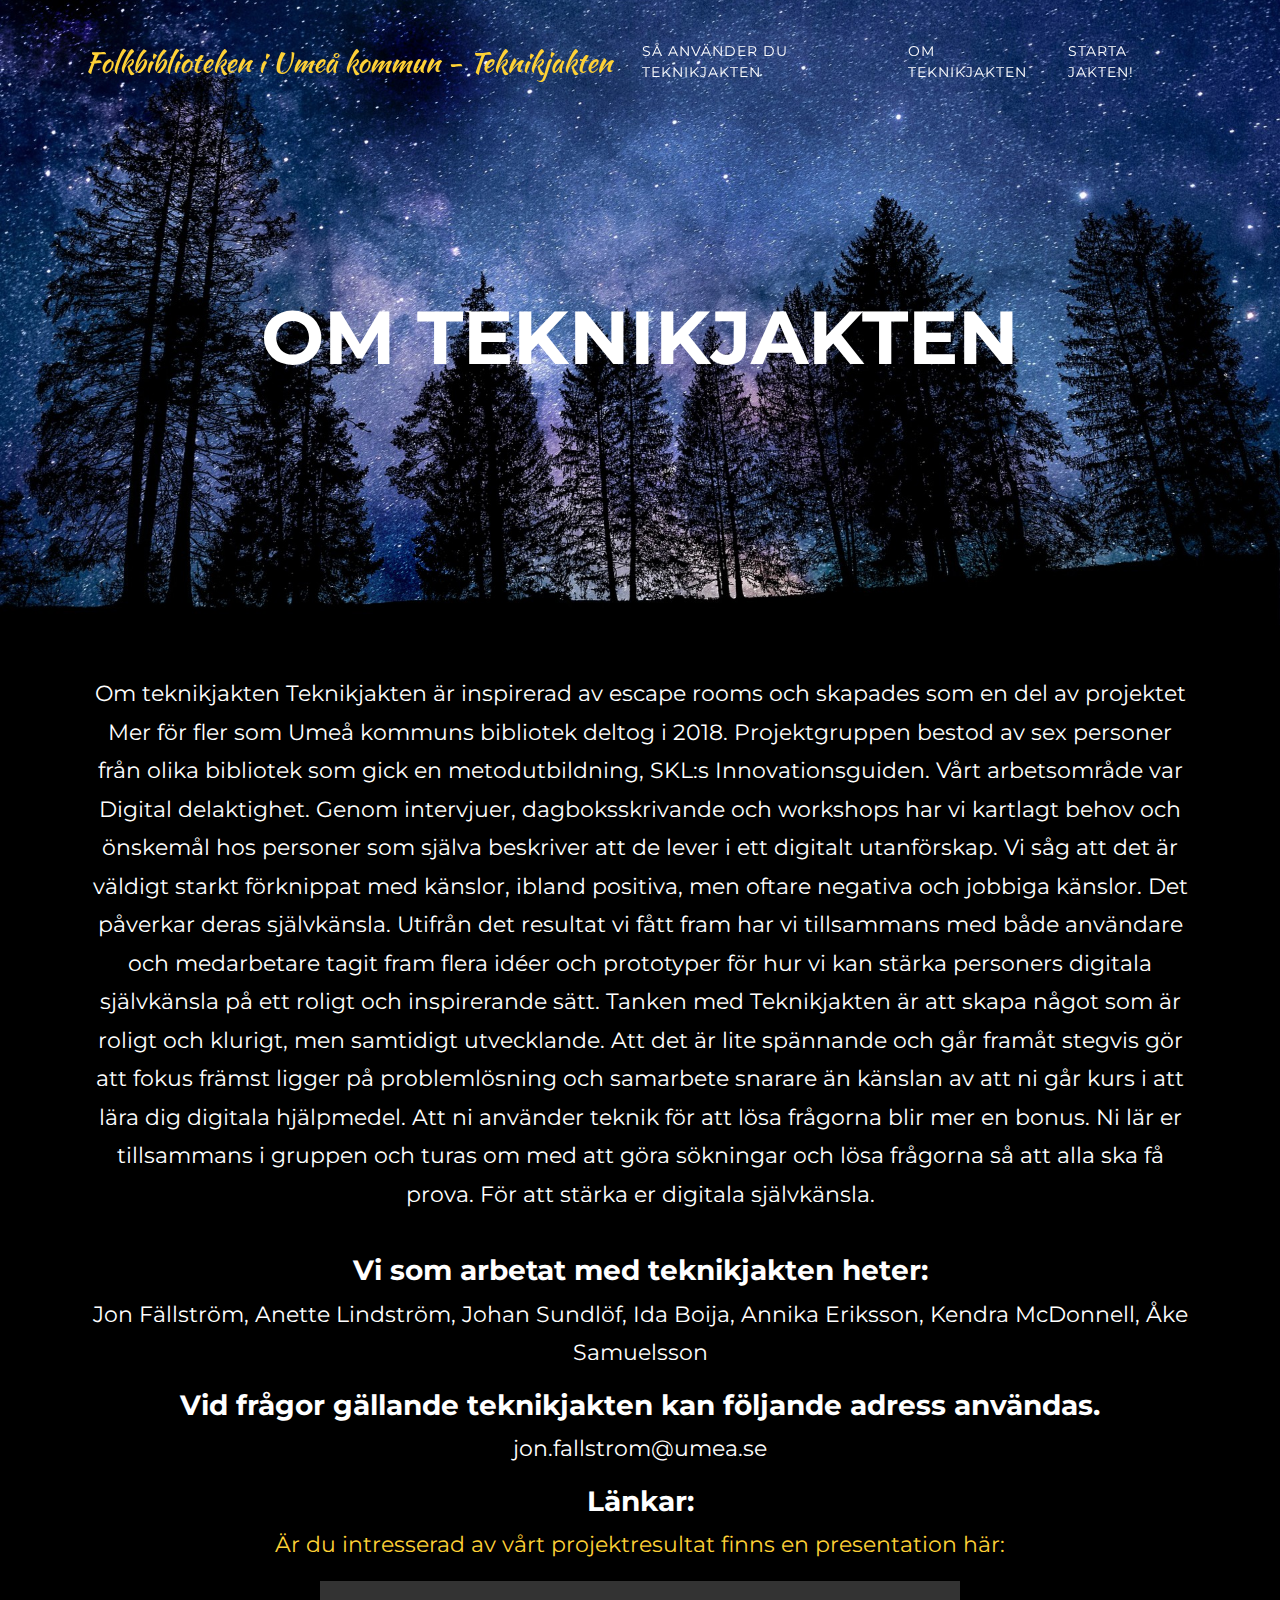
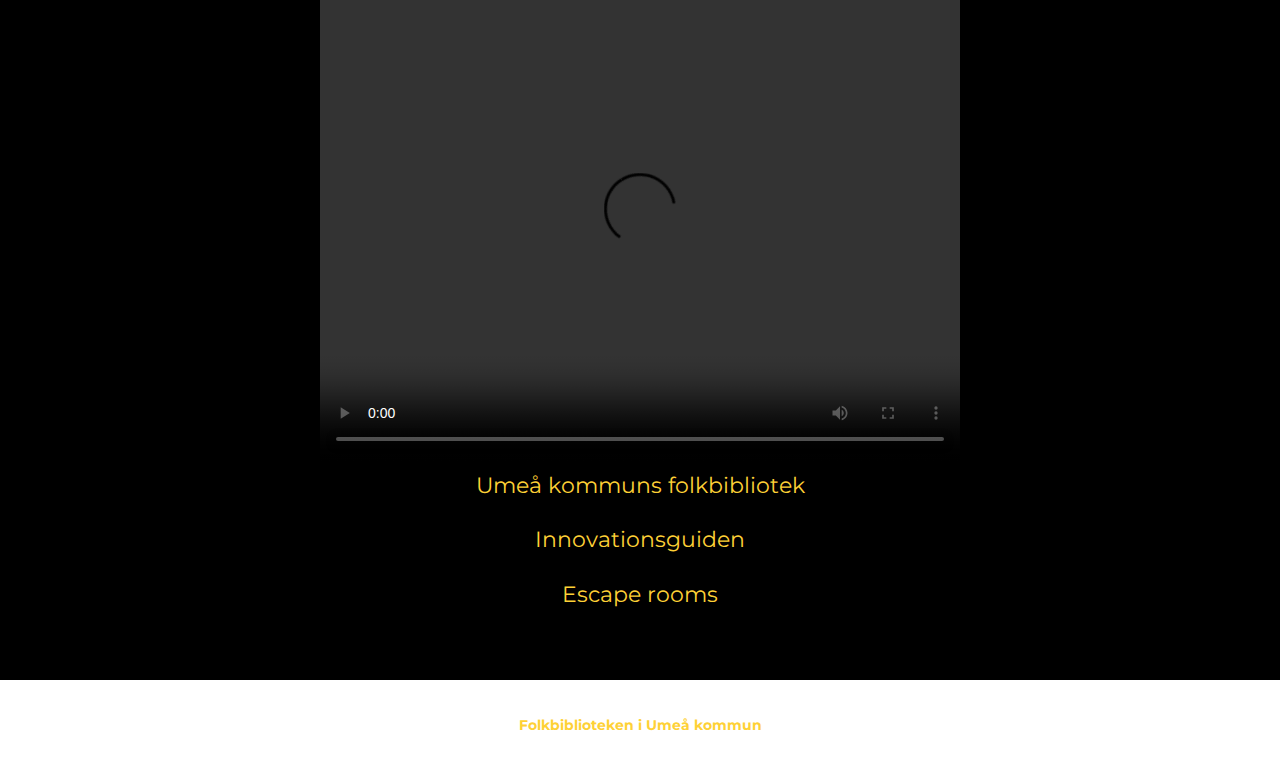
<file: omoss.html>
<!DOCTYPE html>
<html lang="sv">

  <head>

    <meta charset="utf-8">
    <meta name="viewport" content="width=device-width, initial-scale=1, shrink-to-fit=no">
    <meta name="description" content="">
    <meta name="author" content="">

    <title>Teknikjakten</title>

    <!-- Bootstrap core CSS -->
    <link href="vendor/bootstrap/css/bootstrap.min.css" rel="stylesheet">

    <!-- Custom fonts for this template -->
    <link href="vendor/fontawesome-free/css/all.min.css" rel="stylesheet" type="text/css">
    <link href="https://fonts.googleapis.com/css?family=Montserrat:400,700" rel="stylesheet" type="text/css">
    <link href='https://fonts.googleapis.com/css?family=Kaushan+Script' rel='stylesheet' type='text/css'>
    <link href='https://fonts.googleapis.com/css?family=Droid+Serif:400,700,400italic,700italic' rel='stylesheet' type='text/css'>
    <link href='https://fonts.googleapis.com/css?family=Roboto+Slab:400,100,300,700' rel='stylesheet' type='text/css'>

    <!-- Custom styles for this template -->
    <link href="css/agency.min.css" rel="stylesheet">
    <!--User stylesheet-->
    <link href="css/style.css" rel="stylesheet">

  </head>

  <script>

  function validateForm() {
    var x = document.forms["contactForm"]["answer"].value;
    x = x.toUpperCase();

    if (x == "SÄPO") {
        return true;
    }else{
      document.getElementById("answer").value ="";
      document.getElementById("answer").setAttribute("placeholder","Det var tyvärr fel svar, försök igen!");
      return false;
    }
  }

  </script>

  <body id="page-top">

    <!-- Navigation -->
    <nav class="navbar navbar-expand-lg navbar-dark fixed-top" id="mainNav">
      <div class="container">
        <a class="navbar-brand js-scroll-trigger" href="#page-top">Folkbiblioteken i Umeå kommun - Teknikjakten</a>
        <button class="navbar-toggler navbar-toggler-right" type="button" data-toggle="collapse" data-target="#navbarResponsive" aria-controls="navbarResponsive" aria-expanded="false" aria-label="Toggle navigation">
          Menu
          <i class="fas fa-bars"></i>
        </button>
        <div class="collapse navbar-collapse" id="navbarResponsive">
          <ul class="navbar-nav text-uppercase ml-auto">
            <li class="nav-item">
              <a class="nav-link js-scroll-trigger" href="./om.html">Så använder du
             teknikjakten</a>
            </li>
            <li class="nav-item">
              <a class="nav-link js-scroll-trigger" href="./omoss.html">Om teknikjakten</a>
            </li> 
            <li class="nav-item">
              <a class="nav-link js-scroll-trigger" href="./index.html">Starta jakten!</a>
            </li> 

  
          </ul>
        </div>
      </div>
    </nav>

    <!-- Header -->
    <header class="masthead">
      <div class="container">
        <div class="intro-text">
        <div class="intro-heading text-uppercase">Om Teknikjakten</div>
         
      </div>
    </header>
    
    <!-- Part 1 -->
    <section id="services">
      <div class="container">
        <div class="row">
          <div class="col-lg-12 text-center">

          <p>
            Om teknikjakten
            Teknikjakten är inspirerad av escape rooms och skapades som en del av projektet Mer för fler som Umeå kommuns bibliotek deltog i 2018. Projektgruppen bestod av sex personer från olika bibliotek som gick en metodutbildning, SKL:s Innovationsguiden. Vårt arbetsområde var Digital delaktighet.
            Genom intervjuer, dagboksskrivande och workshops har vi kartlagt behov och önskemål hos personer som själva beskriver att de lever i ett digitalt utanförskap. Vi såg att det är väldigt starkt förknippat med känslor, ibland positiva, men oftare negativa och jobbiga känslor. Det påverkar deras självkänsla.
            Utifrån det resultat vi fått fram har vi tillsammans med både användare och medarbetare tagit fram flera idéer och prototyper för hur vi kan stärka personers digitala självkänsla på ett roligt och inspirerande sätt.
            Tanken med Teknikjakten är att skapa något som är roligt och klurigt, men samtidigt utvecklande. Att det är lite spännande och går framåt stegvis gör att fokus främst ligger på problemlösning och samarbete snarare än känslan av att ni går kurs i att lära dig digitala hjälpmedel. 
            Att ni använder teknik för att lösa frågorna blir mer en bonus. Ni lär er tillsammans i gruppen och turas om med att göra sökningar och lösa frågorna så att alla ska få prova. För att stärka er digitala självkänsla.
          </p>
          <br />

          <h3>Vi som arbetat med teknikjakten heter:</h3>
          <p>Jon Fällström, Anette Lindström, Johan Sundlöf, Ida Boija, Annika Eriksson, Kendra McDonnell, Åke Samuelsson

          <h3>Vid frågor gällande teknikjakten kan följande adress användas.</h3>
         <p>jon.fallstrom@umea.se</p>

          






          <h3>Länkar:</h3>

          <p>
          <a href="https://www.dropbox.com/sh/c76x6hvlncchc6c/AAD6TPsBvyo_CyGC1xyCT3v0a/Mer_for_fler%20OMG%203/WS%203/Presentationer/FILM%20Mer%20f%C3%B6r%20fler%20-%20Digital%20delaktighet%20Ume%C3%A5.mp4?dl=0&raw=1">Är du intresserad av vårt projektresultat finns en presentation här:</a>
          </p>
          <video width="640" height="480" controls>
            <source src="https://www.dropbox.com/sh/c76x6hvlncchc6c/AAD6TPsBvyo_CyGC1xyCT3v0a/Mer_for_fler%20OMG%203/WS%203/Presentationer/FILM%20Mer%20f%C3%B6r%20fler%20-%20Digital%20delaktighet%20Ume%C3%A5.mp4?dl=0&raw=1" type="video/mp4">
            Your browser does not support the video tag.
        </video>

        <p>
        <a href="http://www.umea.se/umeakommun/kulturochfritid/bibliotek.4.4ad27aa912e4d856fb180001056.html">Umeå kommuns folkbibliotek </a>
        </p>

        
        <p>
        <a href="http://innovationsguiden.se/">Innovationsguiden</a>
        </p>

          <p>
        <a href="https://en.wikipedia.org/wiki/Escape_room">Escape rooms</a>
        </p>



        



          
              

          </div>
        </div>
      </div>
    </section>
   


    <!-- Footer -->
    <footer>
      <div class="container">
        <div class="row">
          <div class="col-md-12">
            <span class="copyright">
              <a href="http://www.umea.se/umeakommun/kulturochfritid/bibliotek.4.4ad27aa912e4d856fb180001056.html" style="font-weight: bold">
                  Folkbiblioteken i Umeå kommun
              </a>
            </span>
          </div>
          
        </div>
      </div>
    </footer>



    <!-- Bootstrap core JavaScript -->
    <script src="vendor/jquery/jquery.min.js"></script>
    <script src="vendor/bootstrap/js/bootstrap.bundle.min.js"></script>

    <!-- Plugin JavaScript -->
    <script src="vendor/jquery-easing/jquery.easing.min.js"></script>

    <!-- Contact form JavaScript 
    <script src="js/jqBootstrapValidation.js"></script>
    <script src="js/contact_me.js"></script>
    -->

    <!-- Custom scripts for this template -->
    <script src="js/agency.min.js"></script>
    <script src="js/agency.min.js"></script>


  </body>

</html>
</file>
<file: css/style.css>
.btn-primary{
	background-color: black;	
}

#services{
	background-color: black;
	color:white;
}

p{
	font-family: 'Montserrat', sans-serif;
	font-size: 22px;
	text-align: center;
}

#services img{
	max-width: 100%;
}

section#contact {
	background-image: url("../img/nerwilden.jpg");
}

header.masthead {
	background-image: url("../img/bakwild.jpg");
}

section {
    padding: 50px 0;
}

.question-text {
	color: white;
}
</file>
<file: vendor/fontawesome-free/css/all.min.css>
/*!
 * Font Awesome Free 5.3.1 by @fontawesome - https://fontawesome.com
 * License - https://fontawesome.com/license/free (Icons: CC BY 4.0, Fonts: SIL OFL 1.1, Code: MIT License)
 */
.fa,.fab,.fal,.far,.fas{-moz-osx-font-smoothing:grayscale;-webkit-font-smoothing:antialiased;display:inline-block;font-style:normal;font-variant:normal;text-rendering:auto;line-height:1}.fa-lg{font-size:1.33333em;line-height:.75em;vertical-align:-.0667em}.fa-xs{font-size:.75em}.fa-sm{font-size:.875em}.fa-1x{font-size:1em}.fa-2x{font-size:2em}.fa-3x{font-size:3em}.fa-4x{font-size:4em}.fa-5x{font-size:5em}.fa-6x{font-size:6em}.fa-7x{font-size:7em}.fa-8x{font-size:8em}.fa-9x{font-size:9em}.fa-10x{font-size:10em}.fa-fw{text-align:center;width:1.25em}.fa-ul{list-style-type:none;margin-left:2.5em;padding-left:0}.fa-ul>li{position:relative}.fa-li{left:-2em;position:absolute;text-align:center;width:2em;line-height:inherit}.fa-border{border:.08em solid #eee;border-radius:.1em;padding:.2em .25em .15em}.fa-pull-left{float:left}.fa-pull-right{float:right}.fa.fa-pull-left,.fab.fa-pull-left,.fal.fa-pull-left,.far.fa-pull-left,.fas.fa-pull-left{margin-right:.3em}.fa.fa-pull-right,.fab.fa-pull-right,.fal.fa-pull-right,.far.fa-pull-right,.fas.fa-pull-right{margin-left:.3em}.fa-spin{animation:fa-spin 2s infinite linear}.fa-pulse{animation:fa-spin 1s infinite steps(8)}@keyframes fa-spin{0%{transform:rotate(0deg)}to{transform:rotate(1turn)}}.fa-rotate-90{-ms-filter:"progid:DXImageTransform.Microsoft.BasicImage(rotation=1)";transform:rotate(90deg)}.fa-rotate-180{-ms-filter:"progid:DXImageTransform.Microsoft.BasicImage(rotation=2)";transform:rotate(180deg)}.fa-rotate-270{-ms-filter:"progid:DXImageTransform.Microsoft.BasicImage(rotation=3)";transform:rotate(270deg)}.fa-flip-horizontal{-ms-filter:"progid:DXImageTransform.Microsoft.BasicImage(rotation=0, mirror=1)";transform:scaleX(-1)}.fa-flip-vertical{transform:scaleY(-1)}.fa-flip-horizontal.fa-flip-vertical,.fa-flip-vertical{-ms-filter:"progid:DXImageTransform.Microsoft.BasicImage(rotation=2, mirror=1)"}.fa-flip-horizontal.fa-flip-vertical{transform:scale(-1)}:root .fa-flip-horizontal,:root .fa-flip-vertical,:root .fa-rotate-90,:root .fa-rotate-180,:root .fa-rotate-270{-webkit-filter:none;filter:none}.fa-stack{display:inline-block;height:2em;line-height:2em;position:relative;vertical-align:middle;width:2em}.fa-stack-1x,.fa-stack-2x{left:0;position:absolute;text-align:center;width:100%}.fa-stack-1x{line-height:inherit}.fa-stack-2x{font-size:2em}.fa-inverse{color:#fff}.fa-500px:before{content:"\f26e"}.fa-accessible-icon:before{content:"\f368"}.fa-accusoft:before{content:"\f369"}.fa-ad:before{content:"\f641"}.fa-address-book:before{content:"\f2b9"}.fa-address-card:before{content:"\f2bb"}.fa-adjust:before{content:"\f042"}.fa-adn:before{content:"\f170"}.fa-adversal:before{content:"\f36a"}.fa-affiliatetheme:before{content:"\f36b"}.fa-air-freshener:before{content:"\f5d0"}.fa-algolia:before{content:"\f36c"}.fa-align-center:before{content:"\f037"}.fa-align-justify:before{content:"\f039"}.fa-align-left:before{content:"\f036"}.fa-align-right:before{content:"\f038"}.fa-alipay:before{content:"\f642"}.fa-allergies:before{content:"\f461"}.fa-amazon:before{content:"\f270"}.fa-amazon-pay:before{content:"\f42c"}.fa-ambulance:before{content:"\f0f9"}.fa-american-sign-language-interpreting:before{content:"\f2a3"}.fa-amilia:before{content:"\f36d"}.fa-anchor:before{content:"\f13d"}.fa-android:before{content:"\f17b"}.fa-angellist:before{content:"\f209"}.fa-angle-double-down:before{content:"\f103"}.fa-angle-double-left:before{content:"\f100"}.fa-angle-double-right:before{content:"\f101"}.fa-angle-double-up:before{content:"\f102"}.fa-angle-down:before{content:"\f107"}.fa-angle-left:before{content:"\f104"}.fa-angle-right:before{content:"\f105"}.fa-angle-up:before{content:"\f106"}.fa-angry:before{content:"\f556"}.fa-angrycreative:before{content:"\f36e"}.fa-angular:before{content:"\f420"}.fa-ankh:before{content:"\f644"}.fa-app-store:before{content:"\f36f"}.fa-app-store-ios:before{content:"\f370"}.fa-apper:before{content:"\f371"}.fa-apple:before{content:"\f179"}.fa-apple-alt:before{content:"\f5d1"}.fa-apple-pay:before{content:"\f415"}.fa-archive:before{content:"\f187"}.fa-archway:before{content:"\f557"}.fa-arrow-alt-circle-down:before{content:"\f358"}.fa-arrow-alt-circle-left:before{content:"\f359"}.fa-arrow-alt-circle-right:before{content:"\f35a"}.fa-arrow-alt-circle-up:before{content:"\f35b"}.fa-arrow-circle-down:before{content:"\f0ab"}.fa-arrow-circle-left:before{content:"\f0a8"}.fa-arrow-circle-right:before{content:"\f0a9"}.fa-arrow-circle-up:before{content:"\f0aa"}.fa-arrow-down:before{content:"\f063"}.fa-arrow-left:before{content:"\f060"}.fa-arrow-right:before{content:"\f061"}.fa-arrow-up:before{content:"\f062"}.fa-arrows-alt:before{content:"\f0b2"}.fa-arrows-alt-h:before{content:"\f337"}.fa-arrows-alt-v:before{content:"\f338"}.fa-assistive-listening-systems:before{content:"\f2a2"}.fa-asterisk:before{content:"\f069"}.fa-asymmetrik:before{content:"\f372"}.fa-at:before{content:"\f1fa"}.fa-atlas:before{content:"\f558"}.fa-atom:before{content:"\f5d2"}.fa-audible:before{content:"\f373"}.fa-audio-description:before{content:"\f29e"}.fa-autoprefixer:before{content:"\f41c"}.fa-avianex:before{content:"\f374"}.fa-aviato:before{content:"\f421"}.fa-award:before{content:"\f559"}.fa-aws:before{content:"\f375"}.fa-backspace:before{content:"\f55a"}.fa-backward:before{content:"\f04a"}.fa-balance-scale:before{content:"\f24e"}.fa-ban:before{content:"\f05e"}.fa-band-aid:before{content:"\f462"}.fa-bandcamp:before{content:"\f2d5"}.fa-barcode:before{content:"\f02a"}.fa-bars:before{content:"\f0c9"}.fa-baseball-ball:before{content:"\f433"}.fa-basketball-ball:before{content:"\f434"}.fa-bath:before{content:"\f2cd"}.fa-battery-empty:before{content:"\f244"}.fa-battery-full:before{content:"\f240"}.fa-battery-half:before{content:"\f242"}.fa-battery-quarter:before{content:"\f243"}.fa-battery-three-quarters:before{content:"\f241"}.fa-bed:before{content:"\f236"}.fa-beer:before{content:"\f0fc"}.fa-behance:before{content:"\f1b4"}.fa-behance-square:before{content:"\f1b5"}.fa-bell:before{content:"\f0f3"}.fa-bell-slash:before{content:"\f1f6"}.fa-bezier-curve:before{content:"\f55b"}.fa-bible:before{content:"\f647"}.fa-bicycle:before{content:"\f206"}.fa-bimobject:before{content:"\f378"}.fa-binoculars:before{content:"\f1e5"}.fa-birthday-cake:before{content:"\f1fd"}.fa-bitbucket:before{content:"\f171"}.fa-bitcoin:before{content:"\f379"}.fa-bity:before{content:"\f37a"}.fa-black-tie:before{content:"\f27e"}.fa-blackberry:before{content:"\f37b"}.fa-blender:before{content:"\f517"}.fa-blind:before{content:"\f29d"}.fa-blogger:before{content:"\f37c"}.fa-blogger-b:before{content:"\f37d"}.fa-bluetooth:before{content:"\f293"}.fa-bluetooth-b:before{content:"\f294"}.fa-bold:before{content:"\f032"}.fa-bolt:before{content:"\f0e7"}.fa-bomb:before{content:"\f1e2"}.fa-bone:before{content:"\f5d7"}.fa-bong:before{content:"\f55c"}.fa-book:before{content:"\f02d"}.fa-book-open:before{content:"\f518"}.fa-book-reader:before{content:"\f5da"}.fa-bookmark:before{content:"\f02e"}.fa-bowling-ball:before{content:"\f436"}.fa-box:before{content:"\f466"}.fa-box-open:before{content:"\f49e"}.fa-boxes:before{content:"\f468"}.fa-braille:before{content:"\f2a1"}.fa-brain:before{content:"\f5dc"}.fa-briefcase:before{content:"\f0b1"}.fa-briefcase-medical:before{content:"\f469"}.fa-broadcast-tower:before{content:"\f519"}.fa-broom:before{content:"\f51a"}.fa-brush:before{content:"\f55d"}.fa-btc:before{content:"\f15a"}.fa-bug:before{content:"\f188"}.fa-building:before{content:"\f1ad"}.fa-bullhorn:before{content:"\f0a1"}.fa-bullseye:before{content:"\f140"}.fa-burn:before{content:"\f46a"}.fa-buromobelexperte:before{content:"\f37f"}.fa-bus:before{content:"\f207"}.fa-bus-alt:before{content:"\f55e"}.fa-business-time:before{content:"\f64a"}.fa-buysellads:before{content:"\f20d"}.fa-calculator:before{content:"\f1ec"}.fa-calendar:before{content:"\f133"}.fa-calendar-alt:before{content:"\f073"}.fa-calendar-check:before{content:"\f274"}.fa-calendar-minus:before{content:"\f272"}.fa-calendar-plus:before{content:"\f271"}.fa-calendar-times:before{content:"\f273"}.fa-camera:before{content:"\f030"}.fa-camera-retro:before{content:"\f083"}.fa-cannabis:before{content:"\f55f"}.fa-capsules:before{content:"\f46b"}.fa-car:before{content:"\f1b9"}.fa-car-alt:before{content:"\f5de"}.fa-car-battery:before{content:"\f5df"}.fa-car-crash:before{content:"\f5e1"}.fa-car-side:before{content:"\f5e4"}.fa-caret-down:before{content:"\f0d7"}.fa-caret-left:before{content:"\f0d9"}.fa-caret-right:before{content:"\f0da"}.fa-caret-square-down:before{content:"\f150"}.fa-caret-square-left:before{content:"\f191"}.fa-caret-square-right:before{content:"\f152"}.fa-caret-square-up:before{content:"\f151"}.fa-caret-up:before{content:"\f0d8"}.fa-cart-arrow-down:before{content:"\f218"}.fa-cart-plus:before{content:"\f217"}.fa-cc-amazon-pay:before{content:"\f42d"}.fa-cc-amex:before{content:"\f1f3"}.fa-cc-apple-pay:before{content:"\f416"}.fa-cc-diners-club:before{content:"\f24c"}.fa-cc-discover:before{content:"\f1f2"}.fa-cc-jcb:before{content:"\f24b"}.fa-cc-mastercard:before{content:"\f1f1"}.fa-cc-paypal:before{content:"\f1f4"}.fa-cc-stripe:before{content:"\f1f5"}.fa-cc-visa:before{content:"\f1f0"}.fa-centercode:before{content:"\f380"}.fa-certificate:before{content:"\f0a3"}.fa-chalkboard:before{content:"\f51b"}.fa-chalkboard-teacher:before{content:"\f51c"}.fa-charging-station:before{content:"\f5e7"}.fa-chart-area:before{content:"\f1fe"}.fa-chart-bar:before{content:"\f080"}.fa-chart-line:before{content:"\f201"}.fa-chart-pie:before{content:"\f200"}.fa-check:before{content:"\f00c"}.fa-check-circle:before{content:"\f058"}.fa-check-double:before{content:"\f560"}.fa-check-square:before{content:"\f14a"}.fa-chess:before{content:"\f439"}.fa-chess-bishop:before{content:"\f43a"}.fa-chess-board:before{content:"\f43c"}.fa-chess-king:before{content:"\f43f"}.fa-chess-knight:before{content:"\f441"}.fa-chess-pawn:before{content:"\f443"}.fa-chess-queen:before{content:"\f445"}.fa-chess-rook:before{content:"\f447"}.fa-chevron-circle-down:before{content:"\f13a"}.fa-chevron-circle-left:before{content:"\f137"}.fa-chevron-circle-right:before{content:"\f138"}.fa-chevron-circle-up:before{content:"\f139"}.fa-chevron-down:before{content:"\f078"}.fa-chevron-left:before{content:"\f053"}.fa-chevron-right:before{content:"\f054"}.fa-chevron-up:before{content:"\f077"}.fa-child:before{content:"\f1ae"}.fa-chrome:before{content:"\f268"}.fa-church:before{content:"\f51d"}.fa-circle:before{content:"\f111"}.fa-circle-notch:before{content:"\f1ce"}.fa-city:before{content:"\f64f"}.fa-clipboard:before{content:"\f328"}.fa-clipboard-check:before{content:"\f46c"}.fa-clipboard-list:before{content:"\f46d"}.fa-clock:before{content:"\f017"}.fa-clone:before{content:"\f24d"}.fa-closed-captioning:before{content:"\f20a"}.fa-cloud:before{content:"\f0c2"}.fa-cloud-download-alt:before{content:"\f381"}.fa-cloud-upload-alt:before{content:"\f382"}.fa-cloudscale:before{content:"\f383"}.fa-cloudsmith:before{content:"\f384"}.fa-cloudversify:before{content:"\f385"}.fa-cocktail:before{content:"\f561"}.fa-code:before{content:"\f121"}.fa-code-branch:before{content:"\f126"}.fa-codepen:before{content:"\f1cb"}.fa-codiepie:before{content:"\f284"}.fa-coffee:before{content:"\f0f4"}.fa-cog:before{content:"\f013"}.fa-cogs:before{content:"\f085"}.fa-coins:before{content:"\f51e"}.fa-columns:before{content:"\f0db"}.fa-comment:before{content:"\f075"}.fa-comment-alt:before{content:"\f27a"}.fa-comment-dollar:before{content:"\f651"}.fa-comment-dots:before{content:"\f4ad"}.fa-comment-slash:before{content:"\f4b3"}.fa-comments:before{content:"\f086"}.fa-comments-dollar:before{content:"\f653"}.fa-compact-disc:before{content:"\f51f"}.fa-compass:before{content:"\f14e"}.fa-compress:before{content:"\f066"}.fa-concierge-bell:before{content:"\f562"}.fa-connectdevelop:before{content:"\f20e"}.fa-contao:before{content:"\f26d"}.fa-cookie:before{content:"\f563"}.fa-cookie-bite:before{content:"\f564"}.fa-copy:before{content:"\f0c5"}.fa-copyright:before{content:"\f1f9"}.fa-couch:before{content:"\f4b8"}.fa-cpanel:before{content:"\f388"}.fa-creative-commons:before{content:"\f25e"}.fa-creative-commons-by:before{content:"\f4e7"}.fa-creative-commons-nc:before{content:"\f4e8"}.fa-creative-commons-nc-eu:before{content:"\f4e9"}.fa-creative-commons-nc-jp:before{content:"\f4ea"}.fa-creative-commons-nd:before{content:"\f4eb"}.fa-creative-commons-pd:before{content:"\f4ec"}.fa-creative-commons-pd-alt:before{content:"\f4ed"}.fa-creative-commons-remix:before{content:"\f4ee"}.fa-creative-commons-sa:before{content:"\f4ef"}.fa-creative-commons-sampling:before{content:"\f4f0"}.fa-creative-commons-sampling-plus:before{content:"\f4f1"}.fa-creative-commons-share:before{content:"\f4f2"}.fa-credit-card:before{content:"\f09d"}.fa-crop:before{content:"\f125"}.fa-crop-alt:before{content:"\f565"}.fa-cross:before{content:"\f654"}.fa-crosshairs:before{content:"\f05b"}.fa-crow:before{content:"\f520"}.fa-crown:before{content:"\f521"}.fa-css3:before{content:"\f13c"}.fa-css3-alt:before{content:"\f38b"}.fa-cube:before{content:"\f1b2"}.fa-cubes:before{content:"\f1b3"}.fa-cut:before{content:"\f0c4"}.fa-cuttlefish:before{content:"\f38c"}.fa-d-and-d:before{content:"\f38d"}.fa-dashcube:before{content:"\f210"}.fa-database:before{content:"\f1c0"}.fa-deaf:before{content:"\f2a4"}.fa-delicious:before{content:"\f1a5"}.fa-deploydog:before{content:"\f38e"}.fa-deskpro:before{content:"\f38f"}.fa-desktop:before{content:"\f108"}.fa-deviantart:before{content:"\f1bd"}.fa-dharmachakra:before{content:"\f655"}.fa-diagnoses:before{content:"\f470"}.fa-dice:before{content:"\f522"}.fa-dice-five:before{content:"\f523"}.fa-dice-four:before{content:"\f524"}.fa-dice-one:before{content:"\f525"}.fa-dice-six:before{content:"\f526"}.fa-dice-three:before{content:"\f527"}.fa-dice-two:before{content:"\f528"}.fa-digg:before{content:"\f1a6"}.fa-digital-ocean:before{content:"\f391"}.fa-digital-tachograph:before{content:"\f566"}.fa-directions:before{content:"\f5eb"}.fa-discord:before{content:"\f392"}.fa-discourse:before{content:"\f393"}.fa-divide:before{content:"\f529"}.fa-dizzy:before{content:"\f567"}.fa-dna:before{content:"\f471"}.fa-dochub:before{content:"\f394"}.fa-docker:before{content:"\f395"}.fa-dollar-sign:before{content:"\f155"}.fa-dolly:before{content:"\f472"}.fa-dolly-flatbed:before{content:"\f474"}.fa-donate:before{content:"\f4b9"}.fa-door-closed:before{content:"\f52a"}.fa-door-open:before{content:"\f52b"}.fa-dot-circle:before{content:"\f192"}.fa-dove:before{content:"\f4ba"}.fa-download:before{content:"\f019"}.fa-draft2digital:before{content:"\f396"}.fa-drafting-compass:before{content:"\f568"}.fa-draw-polygon:before{content:"\f5ee"}.fa-dribbble:before{content:"\f17d"}.fa-dribbble-square:before{content:"\f397"}.fa-dropbox:before{content:"\f16b"}.fa-drum:before{content:"\f569"}.fa-drum-steelpan:before{content:"\f56a"}.fa-drupal:before{content:"\f1a9"}.fa-dumbbell:before{content:"\f44b"}.fa-dyalog:before{content:"\f399"}.fa-earlybirds:before{content:"\f39a"}.fa-ebay:before{content:"\f4f4"}.fa-edge:before{content:"\f282"}.fa-edit:before{content:"\f044"}.fa-eject:before{content:"\f052"}.fa-elementor:before{content:"\f430"}.fa-ellipsis-h:before{content:"\f141"}.fa-ellipsis-v:before{content:"\f142"}.fa-ello:before{content:"\f5f1"}.fa-ember:before{content:"\f423"}.fa-empire:before{content:"\f1d1"}.fa-envelope:before{content:"\f0e0"}.fa-envelope-open:before{content:"\f2b6"}.fa-envelope-open-text:before{content:"\f658"}.fa-envelope-square:before{content:"\f199"}.fa-envira:before{content:"\f299"}.fa-equals:before{content:"\f52c"}.fa-eraser:before{content:"\f12d"}.fa-erlang:before{content:"\f39d"}.fa-ethereum:before{content:"\f42e"}.fa-etsy:before{content:"\f2d7"}.fa-euro-sign:before{content:"\f153"}.fa-exchange-alt:before{content:"\f362"}.fa-exclamation:before{content:"\f12a"}.fa-exclamation-circle:before{content:"\f06a"}.fa-exclamation-triangle:before{content:"\f071"}.fa-expand:before{content:"\f065"}.fa-expand-arrows-alt:before{content:"\f31e"}.fa-expeditedssl:before{content:"\f23e"}.fa-external-link-alt:before{content:"\f35d"}.fa-external-link-square-alt:before{content:"\f360"}.fa-eye:before{content:"\f06e"}.fa-eye-dropper:before{content:"\f1fb"}.fa-eye-slash:before{content:"\f070"}.fa-facebook:before{content:"\f09a"}.fa-facebook-f:before{content:"\f39e"}.fa-facebook-messenger:before{content:"\f39f"}.fa-facebook-square:before{content:"\f082"}.fa-fast-backward:before{content:"\f049"}.fa-fast-forward:before{content:"\f050"}.fa-fax:before{content:"\f1ac"}.fa-feather:before{content:"\f52d"}.fa-feather-alt:before{content:"\f56b"}.fa-female:before{content:"\f182"}.fa-fighter-jet:before{content:"\f0fb"}.fa-file:before{content:"\f15b"}.fa-file-alt:before{content:"\f15c"}.fa-file-archive:before{content:"\f1c6"}.fa-file-audio:before{content:"\f1c7"}.fa-file-code:before{content:"\f1c9"}.fa-file-contract:before{content:"\f56c"}.fa-file-download:before{content:"\f56d"}.fa-file-excel:before{content:"\f1c3"}.fa-file-export:before{content:"\f56e"}.fa-file-image:before{content:"\f1c5"}.fa-file-import:before{content:"\f56f"}.fa-file-invoice:before{content:"\f570"}.fa-file-invoice-dollar:before{content:"\f571"}.fa-file-medical:before{content:"\f477"}.fa-file-medical-alt:before{content:"\f478"}.fa-file-pdf:before{content:"\f1c1"}.fa-file-powerpoint:before{content:"\f1c4"}.fa-file-prescription:before{content:"\f572"}.fa-file-signature:before{content:"\f573"}.fa-file-upload:before{content:"\f574"}.fa-file-video:before{content:"\f1c8"}.fa-file-word:before{content:"\f1c2"}.fa-fill:before{content:"\f575"}.fa-fill-drip:before{content:"\f576"}.fa-film:before{content:"\f008"}.fa-filter:before{content:"\f0b0"}.fa-fingerprint:before{content:"\f577"}.fa-fire:before{content:"\f06d"}.fa-fire-extinguisher:before{content:"\f134"}.fa-firefox:before{content:"\f269"}.fa-first-aid:before{content:"\f479"}.fa-first-order:before{content:"\f2b0"}.fa-first-order-alt:before{content:"\f50a"}.fa-firstdraft:before{content:"\f3a1"}.fa-fish:before{content:"\f578"}.fa-flag:before{content:"\f024"}.fa-flag-checkered:before{content:"\f11e"}.fa-flask:before{content:"\f0c3"}.fa-flickr:before{content:"\f16e"}.fa-flipboard:before{content:"\f44d"}.fa-flushed:before{content:"\f579"}.fa-fly:before{content:"\f417"}.fa-folder:before{content:"\f07b"}.fa-folder-minus:before{content:"\f65d"}.fa-folder-open:before{content:"\f07c"}.fa-folder-plus:before{content:"\f65e"}.fa-font:before{content:"\f031"}.fa-font-awesome:before{content:"\f2b4"}.fa-font-awesome-alt:before{content:"\f35c"}.fa-font-awesome-flag:before{content:"\f425"}.fa-font-awesome-logo-full:before{content:"\f4e6"}.fa-fonticons:before{content:"\f280"}.fa-fonticons-fi:before{content:"\f3a2"}.fa-football-ball:before{content:"\f44e"}.fa-fort-awesome:before{content:"\f286"}.fa-fort-awesome-alt:before{content:"\f3a3"}.fa-forumbee:before{content:"\f211"}.fa-forward:before{content:"\f04e"}.fa-foursquare:before{content:"\f180"}.fa-free-code-camp:before{content:"\f2c5"}.fa-freebsd:before{content:"\f3a4"}.fa-frog:before{content:"\f52e"}.fa-frown:before{content:"\f119"}.fa-frown-open:before{content:"\f57a"}.fa-fulcrum:before{content:"\f50b"}.fa-funnel-dollar:before{content:"\f662"}.fa-futbol:before{content:"\f1e3"}.fa-galactic-republic:before{content:"\f50c"}.fa-galactic-senate:before{content:"\f50d"}.fa-gamepad:before{content:"\f11b"}.fa-gas-pump:before{content:"\f52f"}.fa-gavel:before{content:"\f0e3"}.fa-gem:before{content:"\f3a5"}.fa-genderless:before{content:"\f22d"}.fa-get-pocket:before{content:"\f265"}.fa-gg:before{content:"\f260"}.fa-gg-circle:before{content:"\f261"}.fa-gift:before{content:"\f06b"}.fa-git:before{content:"\f1d3"}.fa-git-square:before{content:"\f1d2"}.fa-github:before{content:"\f09b"}.fa-github-alt:before{content:"\f113"}.fa-github-square:before{content:"\f092"}.fa-gitkraken:before{content:"\f3a6"}.fa-gitlab:before{content:"\f296"}.fa-gitter:before{content:"\f426"}.fa-glass-martini:before{content:"\f000"}.fa-glass-martini-alt:before{content:"\f57b"}.fa-glasses:before{content:"\f530"}.fa-glide:before{content:"\f2a5"}.fa-glide-g:before{content:"\f2a6"}.fa-globe:before{content:"\f0ac"}.fa-globe-africa:before{content:"\f57c"}.fa-globe-americas:before{content:"\f57d"}.fa-globe-asia:before{content:"\f57e"}.fa-gofore:before{content:"\f3a7"}.fa-golf-ball:before{content:"\f450"}.fa-goodreads:before{content:"\f3a8"}.fa-goodreads-g:before{content:"\f3a9"}.fa-google:before{content:"\f1a0"}.fa-google-drive:before{content:"\f3aa"}.fa-google-play:before{content:"\f3ab"}.fa-google-plus:before{content:"\f2b3"}.fa-google-plus-g:before{content:"\f0d5"}.fa-google-plus-square:before{content:"\f0d4"}.fa-google-wallet:before{content:"\f1ee"}.fa-gopuram:before{content:"\f664"}.fa-graduation-cap:before{content:"\f19d"}.fa-gratipay:before{content:"\f184"}.fa-grav:before{content:"\f2d6"}.fa-greater-than:before{content:"\f531"}.fa-greater-than-equal:before{content:"\f532"}.fa-grimace:before{content:"\f57f"}.fa-grin:before{content:"\f580"}.fa-grin-alt:before{content:"\f581"}.fa-grin-beam:before{content:"\f582"}.fa-grin-beam-sweat:before{content:"\f583"}.fa-grin-hearts:before{content:"\f584"}.fa-grin-squint:before{content:"\f585"}.fa-grin-squint-tears:before{content:"\f586"}.fa-grin-stars:before{content:"\f587"}.fa-grin-tears:before{content:"\f588"}.fa-grin-tongue:before{content:"\f589"}.fa-grin-tongue-squint:before{content:"\f58a"}.fa-grin-tongue-wink:before{content:"\f58b"}.fa-grin-wink:before{content:"\f58c"}.fa-grip-horizontal:before{content:"\f58d"}.fa-grip-vertical:before{content:"\f58e"}.fa-gripfire:before{content:"\f3ac"}.fa-grunt:before{content:"\f3ad"}.fa-gulp:before{content:"\f3ae"}.fa-h-square:before{content:"\f0fd"}.fa-hacker-news:before{content:"\f1d4"}.fa-hacker-news-square:before{content:"\f3af"}.fa-hackerrank:before{content:"\f5f7"}.fa-hamsa:before{content:"\f665"}.fa-hand-holding:before{content:"\f4bd"}.fa-hand-holding-heart:before{content:"\f4be"}.fa-hand-holding-usd:before{content:"\f4c0"}.fa-hand-lizard:before{content:"\f258"}.fa-hand-paper:before{content:"\f256"}.fa-hand-peace:before{content:"\f25b"}.fa-hand-point-down:before{content:"\f0a7"}.fa-hand-point-left:before{content:"\f0a5"}.fa-hand-point-right:before{content:"\f0a4"}.fa-hand-point-up:before{content:"\f0a6"}.fa-hand-pointer:before{content:"\f25a"}.fa-hand-rock:before{content:"\f255"}.fa-hand-scissors:before{content:"\f257"}.fa-hand-spock:before{content:"\f259"}.fa-hands:before{content:"\f4c2"}.fa-hands-helping:before{content:"\f4c4"}.fa-handshake:before{content:"\f2b5"}.fa-hashtag:before{content:"\f292"}.fa-haykal:before{content:"\f666"}.fa-hdd:before{content:"\f0a0"}.fa-heading:before{content:"\f1dc"}.fa-headphones:before{content:"\f025"}.fa-headphones-alt:before{content:"\f58f"}.fa-headset:before{content:"\f590"}.fa-heart:before{content:"\f004"}.fa-heartbeat:before{content:"\f21e"}.fa-helicopter:before{content:"\f533"}.fa-highlighter:before{content:"\f591"}.fa-hips:before{content:"\f452"}.fa-hire-a-helper:before{content:"\f3b0"}.fa-history:before{content:"\f1da"}.fa-hockey-puck:before{content:"\f453"}.fa-home:before{content:"\f015"}.fa-hooli:before{content:"\f427"}.fa-hornbill:before{content:"\f592"}.fa-hospital:before{content:"\f0f8"}.fa-hospital-alt:before{content:"\f47d"}.fa-hospital-symbol:before{content:"\f47e"}.fa-hot-tub:before{content:"\f593"}.fa-hotel:before{content:"\f594"}.fa-hotjar:before{content:"\f3b1"}.fa-hourglass:before{content:"\f254"}.fa-hourglass-end:before{content:"\f253"}.fa-hourglass-half:before{content:"\f252"}.fa-hourglass-start:before{content:"\f251"}.fa-houzz:before{content:"\f27c"}.fa-html5:before{content:"\f13b"}.fa-hubspot:before{content:"\f3b2"}.fa-i-cursor:before{content:"\f246"}.fa-id-badge:before{content:"\f2c1"}.fa-id-card:before{content:"\f2c2"}.fa-id-card-alt:before{content:"\f47f"}.fa-image:before{content:"\f03e"}.fa-images:before{content:"\f302"}.fa-imdb:before{content:"\f2d8"}.fa-inbox:before{content:"\f01c"}.fa-indent:before{content:"\f03c"}.fa-industry:before{content:"\f275"}.fa-infinity:before{content:"\f534"}.fa-info:before{content:"\f129"}.fa-info-circle:before{content:"\f05a"}.fa-instagram:before{content:"\f16d"}.fa-internet-explorer:before{content:"\f26b"}.fa-ioxhost:before{content:"\f208"}.fa-italic:before{content:"\f033"}.fa-itunes:before{content:"\f3b4"}.fa-itunes-note:before{content:"\f3b5"}.fa-java:before{content:"\f4e4"}.fa-jedi:before{content:"\f669"}.fa-jedi-order:before{content:"\f50e"}.fa-jenkins:before{content:"\f3b6"}.fa-joget:before{content:"\f3b7"}.fa-joint:before{content:"\f595"}.fa-joomla:before{content:"\f1aa"}.fa-journal-whills:before{content:"\f66a"}.fa-js:before{content:"\f3b8"}.fa-js-square:before{content:"\f3b9"}.fa-jsfiddle:before{content:"\f1cc"}.fa-kaaba:before{content:"\f66b"}.fa-kaggle:before{content:"\f5fa"}.fa-key:before{content:"\f084"}.fa-keybase:before{content:"\f4f5"}.fa-keyboard:before{content:"\f11c"}.fa-keycdn:before{content:"\f3ba"}.fa-khanda:before{content:"\f66d"}.fa-kickstarter:before{content:"\f3bb"}.fa-kickstarter-k:before{content:"\f3bc"}.fa-kiss:before{content:"\f596"}.fa-kiss-beam:before{content:"\f597"}.fa-kiss-wink-heart:before{content:"\f598"}.fa-kiwi-bird:before{content:"\f535"}.fa-korvue:before{content:"\f42f"}.fa-landmark:before{content:"\f66f"}.fa-language:before{content:"\f1ab"}.fa-laptop:before{content:"\f109"}.fa-laptop-code:before{content:"\f5fc"}.fa-laravel:before{content:"\f3bd"}.fa-lastfm:before{content:"\f202"}.fa-lastfm-square:before{content:"\f203"}.fa-laugh:before{content:"\f599"}.fa-laugh-beam:before{content:"\f59a"}.fa-laugh-squint:before{content:"\f59b"}.fa-laugh-wink:before{content:"\f59c"}.fa-layer-group:before{content:"\f5fd"}.fa-leaf:before{content:"\f06c"}.fa-leanpub:before{content:"\f212"}.fa-lemon:before{content:"\f094"}.fa-less:before{content:"\f41d"}.fa-less-than:before{content:"\f536"}.fa-less-than-equal:before{content:"\f537"}.fa-level-down-alt:before{content:"\f3be"}.fa-level-up-alt:before{content:"\f3bf"}.fa-life-ring:before{content:"\f1cd"}.fa-lightbulb:before{content:"\f0eb"}.fa-line:before{content:"\f3c0"}.fa-link:before{content:"\f0c1"}.fa-linkedin:before{content:"\f08c"}.fa-linkedin-in:before{content:"\f0e1"}.fa-linode:before{content:"\f2b8"}.fa-linux:before{content:"\f17c"}.fa-lira-sign:before{content:"\f195"}.fa-list:before{content:"\f03a"}.fa-list-alt:before{content:"\f022"}.fa-list-ol:before{content:"\f0cb"}.fa-list-ul:before{content:"\f0ca"}.fa-location-arrow:before{content:"\f124"}.fa-lock:before{content:"\f023"}.fa-lock-open:before{content:"\f3c1"}.fa-long-arrow-alt-down:before{content:"\f309"}.fa-long-arrow-alt-left:before{content:"\f30a"}.fa-long-arrow-alt-right:before{content:"\f30b"}.fa-long-arrow-alt-up:before{content:"\f30c"}.fa-low-vision:before{content:"\f2a8"}.fa-luggage-cart:before{content:"\f59d"}.fa-lyft:before{content:"\f3c3"}.fa-magento:before{content:"\f3c4"}.fa-magic:before{content:"\f0d0"}.fa-magnet:before{content:"\f076"}.fa-mail-bulk:before{content:"\f674"}.fa-mailchimp:before{content:"\f59e"}.fa-male:before{content:"\f183"}.fa-mandalorian:before{content:"\f50f"}.fa-map:before{content:"\f279"}.fa-map-marked:before{content:"\f59f"}.fa-map-marked-alt:before{content:"\f5a0"}.fa-map-marker:before{content:"\f041"}.fa-map-marker-alt:before{content:"\f3c5"}.fa-map-pin:before{content:"\f276"}.fa-map-signs:before{content:"\f277"}.fa-markdown:before{content:"\f60f"}.fa-marker:before{content:"\f5a1"}.fa-mars:before{content:"\f222"}.fa-mars-double:before{content:"\f227"}.fa-mars-stroke:before{content:"\f229"}.fa-mars-stroke-h:before{content:"\f22b"}.fa-mars-stroke-v:before{content:"\f22a"}.fa-mastodon:before{content:"\f4f6"}.fa-maxcdn:before{content:"\f136"}.fa-medal:before{content:"\f5a2"}.fa-medapps:before{content:"\f3c6"}.fa-medium:before{content:"\f23a"}.fa-medium-m:before{content:"\f3c7"}.fa-medkit:before{content:"\f0fa"}.fa-medrt:before{content:"\f3c8"}.fa-meetup:before{content:"\f2e0"}.fa-megaport:before{content:"\f5a3"}.fa-meh:before{content:"\f11a"}.fa-meh-blank:before{content:"\f5a4"}.fa-meh-rolling-eyes:before{content:"\f5a5"}.fa-memory:before{content:"\f538"}.fa-menorah:before{content:"\f676"}.fa-mercury:before{content:"\f223"}.fa-microchip:before{content:"\f2db"}.fa-microphone:before{content:"\f130"}.fa-microphone-alt:before{content:"\f3c9"}.fa-microphone-alt-slash:before{content:"\f539"}.fa-microphone-slash:before{content:"\f131"}.fa-microscope:before{content:"\f610"}.fa-microsoft:before{content:"\f3ca"}.fa-minus:before{content:"\f068"}.fa-minus-circle:before{content:"\f056"}.fa-minus-square:before{content:"\f146"}.fa-mix:before{content:"\f3cb"}.fa-mixcloud:before{content:"\f289"}.fa-mizuni:before{content:"\f3cc"}.fa-mobile:before{content:"\f10b"}.fa-mobile-alt:before{content:"\f3cd"}.fa-modx:before{content:"\f285"}.fa-monero:before{content:"\f3d0"}.fa-money-bill:before{content:"\f0d6"}.fa-money-bill-alt:before{content:"\f3d1"}.fa-money-bill-wave:before{content:"\f53a"}.fa-money-bill-wave-alt:before{content:"\f53b"}.fa-money-check:before{content:"\f53c"}.fa-money-check-alt:before{content:"\f53d"}.fa-monument:before{content:"\f5a6"}.fa-moon:before{content:"\f186"}.fa-mortar-pestle:before{content:"\f5a7"}.fa-mosque:before{content:"\f678"}.fa-motorcycle:before{content:"\f21c"}.fa-mouse-pointer:before{content:"\f245"}.fa-music:before{content:"\f001"}.fa-napster:before{content:"\f3d2"}.fa-neos:before{content:"\f612"}.fa-neuter:before{content:"\f22c"}.fa-newspaper:before{content:"\f1ea"}.fa-nimblr:before{content:"\f5a8"}.fa-nintendo-switch:before{content:"\f418"}.fa-node:before{content:"\f419"}.fa-node-js:before{content:"\f3d3"}.fa-not-equal:before{content:"\f53e"}.fa-notes-medical:before{content:"\f481"}.fa-npm:before{content:"\f3d4"}.fa-ns8:before{content:"\f3d5"}.fa-nutritionix:before{content:"\f3d6"}.fa-object-group:before{content:"\f247"}.fa-object-ungroup:before{content:"\f248"}.fa-odnoklassniki:before{content:"\f263"}.fa-odnoklassniki-square:before{content:"\f264"}.fa-oil-can:before{content:"\f613"}.fa-old-republic:before{content:"\f510"}.fa-om:before{content:"\f679"}.fa-opencart:before{content:"\f23d"}.fa-openid:before{content:"\f19b"}.fa-opera:before{content:"\f26a"}.fa-optin-monster:before{content:"\f23c"}.fa-osi:before{content:"\f41a"}.fa-outdent:before{content:"\f03b"}.fa-page4:before{content:"\f3d7"}.fa-pagelines:before{content:"\f18c"}.fa-paint-brush:before{content:"\f1fc"}.fa-paint-roller:before{content:"\f5aa"}.fa-palette:before{content:"\f53f"}.fa-palfed:before{content:"\f3d8"}.fa-pallet:before{content:"\f482"}.fa-paper-plane:before{content:"\f1d8"}.fa-paperclip:before{content:"\f0c6"}.fa-parachute-box:before{content:"\f4cd"}.fa-paragraph:before{content:"\f1dd"}.fa-parking:before{content:"\f540"}.fa-passport:before{content:"\f5ab"}.fa-pastafarianism:before{content:"\f67b"}.fa-paste:before{content:"\f0ea"}.fa-patreon:before{content:"\f3d9"}.fa-pause:before{content:"\f04c"}.fa-pause-circle:before{content:"\f28b"}.fa-paw:before{content:"\f1b0"}.fa-paypal:before{content:"\f1ed"}.fa-peace:before{content:"\f67c"}.fa-pen:before{content:"\f304"}.fa-pen-alt:before{content:"\f305"}.fa-pen-fancy:before{content:"\f5ac"}.fa-pen-nib:before{content:"\f5ad"}.fa-pen-square:before{content:"\f14b"}.fa-pencil-alt:before{content:"\f303"}.fa-pencil-ruler:before{content:"\f5ae"}.fa-people-carry:before{content:"\f4ce"}.fa-percent:before{content:"\f295"}.fa-percentage:before{content:"\f541"}.fa-periscope:before{content:"\f3da"}.fa-phabricator:before{content:"\f3db"}.fa-phoenix-framework:before{content:"\f3dc"}.fa-phoenix-squadron:before{content:"\f511"}.fa-phone:before{content:"\f095"}.fa-phone-slash:before{content:"\f3dd"}.fa-phone-square:before{content:"\f098"}.fa-phone-volume:before{content:"\f2a0"}.fa-php:before{content:"\f457"}.fa-pied-piper:before{content:"\f2ae"}.fa-pied-piper-alt:before{content:"\f1a8"}.fa-pied-piper-hat:before{content:"\f4e5"}.fa-pied-piper-pp:before{content:"\f1a7"}.fa-piggy-bank:before{content:"\f4d3"}.fa-pills:before{content:"\f484"}.fa-pinterest:before{content:"\f0d2"}.fa-pinterest-p:before{content:"\f231"}.fa-pinterest-square:before{content:"\f0d3"}.fa-place-of-worship:before{content:"\f67f"}.fa-plane:before{content:"\f072"}.fa-plane-arrival:before{content:"\f5af"}.fa-plane-departure:before{content:"\f5b0"}.fa-play:before{content:"\f04b"}.fa-play-circle:before{content:"\f144"}.fa-playstation:before{content:"\f3df"}.fa-plug:before{content:"\f1e6"}.fa-plus:before{content:"\f067"}.fa-plus-circle:before{content:"\f055"}.fa-plus-square:before{content:"\f0fe"}.fa-podcast:before{content:"\f2ce"}.fa-poll:before{content:"\f681"}.fa-poll-h:before{content:"\f682"}.fa-poo:before{content:"\f2fe"}.fa-poop:before{content:"\f619"}.fa-portrait:before{content:"\f3e0"}.fa-pound-sign:before{content:"\f154"}.fa-power-off:before{content:"\f011"}.fa-pray:before{content:"\f683"}.fa-praying-hands:before{content:"\f684"}.fa-prescription:before{content:"\f5b1"}.fa-prescription-bottle:before{content:"\f485"}.fa-prescription-bottle-alt:before{content:"\f486"}.fa-print:before{content:"\f02f"}.fa-procedures:before{content:"\f487"}.fa-product-hunt:before{content:"\f288"}.fa-project-diagram:before{content:"\f542"}.fa-pushed:before{content:"\f3e1"}.fa-puzzle-piece:before{content:"\f12e"}.fa-python:before{content:"\f3e2"}.fa-qq:before{content:"\f1d6"}.fa-qrcode:before{content:"\f029"}.fa-question:before{content:"\f128"}.fa-question-circle:before{content:"\f059"}.fa-quidditch:before{content:"\f458"}.fa-quinscape:before{content:"\f459"}.fa-quora:before{content:"\f2c4"}.fa-quote-left:before{content:"\f10d"}.fa-quote-right:before{content:"\f10e"}.fa-quran:before{content:"\f687"}.fa-r-project:before{content:"\f4f7"}.fa-random:before{content:"\f074"}.fa-ravelry:before{content:"\f2d9"}.fa-react:before{content:"\f41b"}.fa-readme:before{content:"\f4d5"}.fa-rebel:before{content:"\f1d0"}.fa-receipt:before{content:"\f543"}.fa-recycle:before{content:"\f1b8"}.fa-red-river:before{content:"\f3e3"}.fa-reddit:before{content:"\f1a1"}.fa-reddit-alien:before{content:"\f281"}.fa-reddit-square:before{content:"\f1a2"}.fa-redo:before{content:"\f01e"}.fa-redo-alt:before{content:"\f2f9"}.fa-registered:before{content:"\f25d"}.fa-rendact:before{content:"\f3e4"}.fa-renren:before{content:"\f18b"}.fa-reply:before{content:"\f3e5"}.fa-reply-all:before{content:"\f122"}.fa-replyd:before{content:"\f3e6"}.fa-researchgate:before{content:"\f4f8"}.fa-resolving:before{content:"\f3e7"}.fa-retweet:before{content:"\f079"}.fa-rev:before{content:"\f5b2"}.fa-ribbon:before{content:"\f4d6"}.fa-road:before{content:"\f018"}.fa-robot:before{content:"\f544"}.fa-rocket:before{content:"\f135"}.fa-rocketchat:before{content:"\f3e8"}.fa-rockrms:before{content:"\f3e9"}.fa-route:before{content:"\f4d7"}.fa-rss:before{content:"\f09e"}.fa-rss-square:before{content:"\f143"}.fa-ruble-sign:before{content:"\f158"}.fa-ruler:before{content:"\f545"}.fa-ruler-combined:before{content:"\f546"}.fa-ruler-horizontal:before{content:"\f547"}.fa-ruler-vertical:before{content:"\f548"}.fa-rupee-sign:before{content:"\f156"}.fa-sad-cry:before{content:"\f5b3"}.fa-sad-tear:before{content:"\f5b4"}.fa-safari:before{content:"\f267"}.fa-sass:before{content:"\f41e"}.fa-save:before{content:"\f0c7"}.fa-schlix:before{content:"\f3ea"}.fa-school:before{content:"\f549"}.fa-screwdriver:before{content:"\f54a"}.fa-scribd:before{content:"\f28a"}.fa-search:before{content:"\f002"}.fa-search-dollar:before{content:"\f688"}.fa-search-location:before{content:"\f689"}.fa-search-minus:before{content:"\f010"}.fa-search-plus:before{content:"\f00e"}.fa-searchengin:before{content:"\f3eb"}.fa-seedling:before{content:"\f4d8"}.fa-sellcast:before{content:"\f2da"}.fa-sellsy:before{content:"\f213"}.fa-server:before{content:"\f233"}.fa-servicestack:before{content:"\f3ec"}.fa-shapes:before{content:"\f61f"}.fa-share:before{content:"\f064"}.fa-share-alt:before{content:"\f1e0"}.fa-share-alt-square:before{content:"\f1e1"}.fa-share-square:before{content:"\f14d"}.fa-shekel-sign:before{content:"\f20b"}.fa-shield-alt:before{content:"\f3ed"}.fa-ship:before{content:"\f21a"}.fa-shipping-fast:before{content:"\f48b"}.fa-shirtsinbulk:before{content:"\f214"}.fa-shoe-prints:before{content:"\f54b"}.fa-shopping-bag:before{content:"\f290"}.fa-shopping-basket:before{content:"\f291"}.fa-shopping-cart:before{content:"\f07a"}.fa-shopware:before{content:"\f5b5"}.fa-shower:before{content:"\f2cc"}.fa-shuttle-van:before{content:"\f5b6"}.fa-sign:before{content:"\f4d9"}.fa-sign-in-alt:before{content:"\f2f6"}.fa-sign-language:before{content:"\f2a7"}.fa-sign-out-alt:before{content:"\f2f5"}.fa-signal:before{content:"\f012"}.fa-signature:before{content:"\f5b7"}.fa-simplybuilt:before{content:"\f215"}.fa-sistrix:before{content:"\f3ee"}.fa-sitemap:before{content:"\f0e8"}.fa-sith:before{content:"\f512"}.fa-skull:before{content:"\f54c"}.fa-skyatlas:before{content:"\f216"}.fa-skype:before{content:"\f17e"}.fa-slack:before{content:"\f198"}.fa-slack-hash:before{content:"\f3ef"}.fa-sliders-h:before{content:"\f1de"}.fa-slideshare:before{content:"\f1e7"}.fa-smile:before{content:"\f118"}.fa-smile-beam:before{content:"\f5b8"}.fa-smile-wink:before{content:"\f4da"}.fa-smoking:before{content:"\f48d"}.fa-smoking-ban:before{content:"\f54d"}.fa-snapchat:before{content:"\f2ab"}.fa-snapchat-ghost:before{content:"\f2ac"}.fa-snapchat-square:before{content:"\f2ad"}.fa-snowflake:before{content:"\f2dc"}.fa-socks:before{content:"\f696"}.fa-solar-panel:before{content:"\f5ba"}.fa-sort:before{content:"\f0dc"}.fa-sort-alpha-down:before{content:"\f15d"}.fa-sort-alpha-up:before{content:"\f15e"}.fa-sort-amount-down:before{content:"\f160"}.fa-sort-amount-up:before{content:"\f161"}.fa-sort-down:before{content:"\f0dd"}.fa-sort-numeric-down:before{content:"\f162"}.fa-sort-numeric-up:before{content:"\f163"}.fa-sort-up:before{content:"\f0de"}.fa-soundcloud:before{content:"\f1be"}.fa-spa:before{content:"\f5bb"}.fa-space-shuttle:before{content:"\f197"}.fa-speakap:before{content:"\f3f3"}.fa-spinner:before{content:"\f110"}.fa-splotch:before{content:"\f5bc"}.fa-spotify:before{content:"\f1bc"}.fa-spray-can:before{content:"\f5bd"}.fa-square:before{content:"\f0c8"}.fa-square-full:before{content:"\f45c"}.fa-square-root-alt:before{content:"\f698"}.fa-squarespace:before{content:"\f5be"}.fa-stack-exchange:before{content:"\f18d"}.fa-stack-overflow:before{content:"\f16c"}.fa-stamp:before{content:"\f5bf"}.fa-star:before{content:"\f005"}.fa-star-and-crescent:before{content:"\f699"}.fa-star-half:before{content:"\f089"}.fa-star-half-alt:before{content:"\f5c0"}.fa-star-of-david:before{content:"\f69a"}.fa-star-of-life:before{content:"\f621"}.fa-staylinked:before{content:"\f3f5"}.fa-steam:before{content:"\f1b6"}.fa-steam-square:before{content:"\f1b7"}.fa-steam-symbol:before{content:"\f3f6"}.fa-step-backward:before{content:"\f048"}.fa-step-forward:before{content:"\f051"}.fa-stethoscope:before{content:"\f0f1"}.fa-sticker-mule:before{content:"\f3f7"}.fa-sticky-note:before{content:"\f249"}.fa-stop:before{content:"\f04d"}.fa-stop-circle:before{content:"\f28d"}.fa-stopwatch:before{content:"\f2f2"}.fa-store:before{content:"\f54e"}.fa-store-alt:before{content:"\f54f"}.fa-strava:before{content:"\f428"}.fa-stream:before{content:"\f550"}.fa-street-view:before{content:"\f21d"}.fa-strikethrough:before{content:"\f0cc"}.fa-stripe:before{content:"\f429"}.fa-stripe-s:before{content:"\f42a"}.fa-stroopwafel:before{content:"\f551"}.fa-studiovinari:before{content:"\f3f8"}.fa-stumbleupon:before{content:"\f1a4"}.fa-stumbleupon-circle:before{content:"\f1a3"}.fa-subscript:before{content:"\f12c"}.fa-subway:before{content:"\f239"}.fa-suitcase:before{content:"\f0f2"}.fa-suitcase-rolling:before{content:"\f5c1"}.fa-sun:before{content:"\f185"}.fa-superpowers:before{content:"\f2dd"}.fa-superscript:before{content:"\f12b"}.fa-supple:before{content:"\f3f9"}.fa-surprise:before{content:"\f5c2"}.fa-swatchbook:before{content:"\f5c3"}.fa-swimmer:before{content:"\f5c4"}.fa-swimming-pool:before{content:"\f5c5"}.fa-synagogue:before{content:"\f69b"}.fa-sync:before{content:"\f021"}.fa-sync-alt:before{content:"\f2f1"}.fa-syringe:before{content:"\f48e"}.fa-table:before{content:"\f0ce"}.fa-table-tennis:before{content:"\f45d"}.fa-tablet:before{content:"\f10a"}.fa-tablet-alt:before{content:"\f3fa"}.fa-tablets:before{content:"\f490"}.fa-tachometer-alt:before{content:"\f3fd"}.fa-tag:before{content:"\f02b"}.fa-tags:before{content:"\f02c"}.fa-tape:before{content:"\f4db"}.fa-tasks:before{content:"\f0ae"}.fa-taxi:before{content:"\f1ba"}.fa-teamspeak:before{content:"\f4f9"}.fa-teeth:before{content:"\f62e"}.fa-teeth-open:before{content:"\f62f"}.fa-telegram:before{content:"\f2c6"}.fa-telegram-plane:before{content:"\f3fe"}.fa-tencent-weibo:before{content:"\f1d5"}.fa-terminal:before{content:"\f120"}.fa-text-height:before{content:"\f034"}.fa-text-width:before{content:"\f035"}.fa-th:before{content:"\f00a"}.fa-th-large:before{content:"\f009"}.fa-th-list:before{content:"\f00b"}.fa-the-red-yeti:before{content:"\f69d"}.fa-theater-masks:before{content:"\f630"}.fa-themeco:before{content:"\f5c6"}.fa-themeisle:before{content:"\f2b2"}.fa-thermometer:before{content:"\f491"}.fa-thermometer-empty:before{content:"\f2cb"}.fa-thermometer-full:before{content:"\f2c7"}.fa-thermometer-half:before{content:"\f2c9"}.fa-thermometer-quarter:before{content:"\f2ca"}.fa-thermometer-three-quarters:before{content:"\f2c8"}.fa-thumbs-down:before{content:"\f165"}.fa-thumbs-up:before{content:"\f164"}.fa-thumbtack:before{content:"\f08d"}.fa-ticket-alt:before{content:"\f3ff"}.fa-times:before{content:"\f00d"}.fa-times-circle:before{content:"\f057"}.fa-tint:before{content:"\f043"}.fa-tint-slash:before{content:"\f5c7"}.fa-tired:before{content:"\f5c8"}.fa-toggle-off:before{content:"\f204"}.fa-toggle-on:before{content:"\f205"}.fa-toolbox:before{content:"\f552"}.fa-tooth:before{content:"\f5c9"}.fa-torah:before{content:"\f6a0"}.fa-torii-gate:before{content:"\f6a1"}.fa-trade-federation:before{content:"\f513"}.fa-trademark:before{content:"\f25c"}.fa-traffic-light:before{content:"\f637"}.fa-train:before{content:"\f238"}.fa-transgender:before{content:"\f224"}.fa-transgender-alt:before{content:"\f225"}.fa-trash:before{content:"\f1f8"}.fa-trash-alt:before{content:"\f2ed"}.fa-tree:before{content:"\f1bb"}.fa-trello:before{content:"\f181"}.fa-tripadvisor:before{content:"\f262"}.fa-trophy:before{content:"\f091"}.fa-truck:before{content:"\f0d1"}.fa-truck-loading:before{content:"\f4de"}.fa-truck-monster:before{content:"\f63b"}.fa-truck-moving:before{content:"\f4df"}.fa-truck-pickup:before{content:"\f63c"}.fa-tshirt:before{content:"\f553"}.fa-tty:before{content:"\f1e4"}.fa-tumblr:before{content:"\f173"}.fa-tumblr-square:before{content:"\f174"}.fa-tv:before{content:"\f26c"}.fa-twitch:before{content:"\f1e8"}.fa-twitter:before{content:"\f099"}.fa-twitter-square:before{content:"\f081"}.fa-typo3:before{content:"\f42b"}.fa-uber:before{content:"\f402"}.fa-uikit:before{content:"\f403"}.fa-umbrella:before{content:"\f0e9"}.fa-umbrella-beach:before{content:"\f5ca"}.fa-underline:before{content:"\f0cd"}.fa-undo:before{content:"\f0e2"}.fa-undo-alt:before{content:"\f2ea"}.fa-uniregistry:before{content:"\f404"}.fa-universal-access:before{content:"\f29a"}.fa-university:before{content:"\f19c"}.fa-unlink:before{content:"\f127"}.fa-unlock:before{content:"\f09c"}.fa-unlock-alt:before{content:"\f13e"}.fa-untappd:before{content:"\f405"}.fa-upload:before{content:"\f093"}.fa-usb:before{content:"\f287"}.fa-user:before{content:"\f007"}.fa-user-alt:before{content:"\f406"}.fa-user-alt-slash:before{content:"\f4fa"}.fa-user-astronaut:before{content:"\f4fb"}.fa-user-check:before{content:"\f4fc"}.fa-user-circle:before{content:"\f2bd"}.fa-user-clock:before{content:"\f4fd"}.fa-user-cog:before{content:"\f4fe"}.fa-user-edit:before{content:"\f4ff"}.fa-user-friends:before{content:"\f500"}.fa-user-graduate:before{content:"\f501"}.fa-user-lock:before{content:"\f502"}.fa-user-md:before{content:"\f0f0"}.fa-user-minus:before{content:"\f503"}.fa-user-ninja:before{content:"\f504"}.fa-user-plus:before{content:"\f234"}.fa-user-secret:before{content:"\f21b"}.fa-user-shield:before{content:"\f505"}.fa-user-slash:before{content:"\f506"}.fa-user-tag:before{content:"\f507"}.fa-user-tie:before{content:"\f508"}.fa-user-times:before{content:"\f235"}.fa-users:before{content:"\f0c0"}.fa-users-cog:before{content:"\f509"}.fa-ussunnah:before{content:"\f407"}.fa-utensil-spoon:before{content:"\f2e5"}.fa-utensils:before{content:"\f2e7"}.fa-vaadin:before{content:"\f408"}.fa-vector-square:before{content:"\f5cb"}.fa-venus:before{content:"\f221"}.fa-venus-double:before{content:"\f226"}.fa-venus-mars:before{content:"\f228"}.fa-viacoin:before{content:"\f237"}.fa-viadeo:before{content:"\f2a9"}.fa-viadeo-square:before{content:"\f2aa"}.fa-vial:before{content:"\f492"}.fa-vials:before{content:"\f493"}.fa-viber:before{content:"\f409"}.fa-video:before{content:"\f03d"}.fa-video-slash:before{content:"\f4e2"}.fa-vihara:before{content:"\f6a7"}.fa-vimeo:before{content:"\f40a"}.fa-vimeo-square:before{content:"\f194"}.fa-vimeo-v:before{content:"\f27d"}.fa-vine:before{content:"\f1ca"}.fa-vk:before{content:"\f189"}.fa-vnv:before{content:"\f40b"}.fa-volleyball-ball:before{content:"\f45f"}.fa-volume-down:before{content:"\f027"}.fa-volume-off:before{content:"\f026"}.fa-volume-up:before{content:"\f028"}.fa-vuejs:before{content:"\f41f"}.fa-walking:before{content:"\f554"}.fa-wallet:before{content:"\f555"}.fa-warehouse:before{content:"\f494"}.fa-weebly:before{content:"\f5cc"}.fa-weibo:before{content:"\f18a"}.fa-weight:before{content:"\f496"}.fa-weight-hanging:before{content:"\f5cd"}.fa-weixin:before{content:"\f1d7"}.fa-whatsapp:before{content:"\f232"}.fa-whatsapp-square:before{content:"\f40c"}.fa-wheelchair:before{content:"\f193"}.fa-whmcs:before{content:"\f40d"}.fa-wifi:before{content:"\f1eb"}.fa-wikipedia-w:before{content:"\f266"}.fa-window-close:before{content:"\f410"}.fa-window-maximize:before{content:"\f2d0"}.fa-window-minimize:before{content:"\f2d1"}.fa-window-restore:before{content:"\f2d2"}.fa-windows:before{content:"\f17a"}.fa-wine-glass:before{content:"\f4e3"}.fa-wine-glass-alt:before{content:"\f5ce"}.fa-wix:before{content:"\f5cf"}.fa-wolf-pack-battalion:before{content:"\f514"}.fa-won-sign:before{content:"\f159"}.fa-wordpress:before{content:"\f19a"}.fa-wordpress-simple:before{content:"\f411"}.fa-wpbeginner:before{content:"\f297"}.fa-wpexplorer:before{content:"\f2de"}.fa-wpforms:before{content:"\f298"}.fa-wrench:before{content:"\f0ad"}.fa-x-ray:before{content:"\f497"}.fa-xbox:before{content:"\f412"}.fa-xing:before{content:"\f168"}.fa-xing-square:before{content:"\f169"}.fa-y-combinator:before{content:"\f23b"}.fa-yahoo:before{content:"\f19e"}.fa-yandex:before{content:"\f413"}.fa-yandex-international:before{content:"\f414"}.fa-yelp:before{content:"\f1e9"}.fa-yen-sign:before{content:"\f157"}.fa-yin-yang:before{content:"\f6ad"}.fa-yoast:before{content:"\f2b1"}.fa-youtube:before{content:"\f167"}.fa-youtube-square:before{content:"\f431"}.fa-zhihu:before{content:"\f63f"}.sr-only{border:0;clip:rect(0,0,0,0);height:1px;margin:-1px;overflow:hidden;padding:0;position:absolute;width:1px}.sr-only-focusable:active,.sr-only-focusable:focus{clip:auto;height:auto;margin:0;overflow:visible;position:static;width:auto}@font-face{font-family:"Font Awesome 5 Brands";font-style:normal;font-weight:normal;src:url(../webfonts/fa-brands-400.eot);src:url(../webfonts/fa-brands-400.eot?#iefix) format("embedded-opentype"),url(../webfonts/fa-brands-400.woff2) format("woff2"),url(../webfonts/fa-brands-400.woff) format("woff"),url(../webfonts/fa-brands-400.ttf) format("truetype"),url(../webfonts/fa-brands-400.svg#fontawesome) format("svg")}.fab{font-family:"Font Awesome 5 Brands"}@font-face{font-family:"Font Awesome 5 Free";font-style:normal;font-weight:400;src:url(../webfonts/fa-regular-400.eot);src:url(../webfonts/fa-regular-400.eot?#iefix) format("embedded-opentype"),url(../webfonts/fa-regular-400.woff2) format("woff2"),url(../webfonts/fa-regular-400.woff) format("woff"),url(../webfonts/fa-regular-400.ttf) format("truetype"),url(../webfonts/fa-regular-400.svg#fontawesome) format("svg")}.far{font-weight:400}@font-face{font-family:"Font Awesome 5 Free";font-style:normal;font-weight:900;src:url(../webfonts/fa-solid-900.eot);src:url(../webfonts/fa-solid-900.eot?#iefix) format("embedded-opentype"),url(../webfonts/fa-solid-900.woff2) format("woff2"),url(../webfonts/fa-solid-900.woff) format("woff"),url(../webfonts/fa-solid-900.ttf) format("truetype"),url(../webfonts/fa-solid-900.svg#fontawesome) format("svg")}.fa,.far,.fas{font-family:"Font Awesome 5 Free"}.fa,.fas{font-weight:900}
</file>
<file: css/agency.min.css>
/*!
 * Start Bootstrap - Agency v5.0.2 (https://startbootstrap.com/template-overviews/agency)
 * Copyright 2013-2018 Start Bootstrap
 * Licensed under MIT (https://github.com/BlackrockDigital/startbootstrap-agency/blob/master/LICENSE)
 */body{overflow-x:hidden;font-family:'Roboto Slab',-apple-system,BlinkMacSystemFont,'Segoe UI',Roboto,'Helvetica Neue',Arial,sans-serif,'Apple Color Emoji','Segoe UI Emoji','Segoe UI Symbol','Noto Color Emoji'}p{line-height:1.75}a{color:#fed136}a:hover{color:#fec503}.text-primary{color:#fed136!important}h1,h2,h3,h4,h5,h6{font-weight:700;font-family:Montserrat,-apple-system,BlinkMacSystemFont,'Segoe UI',Roboto,'Helvetica Neue',Arial,sans-serif,'Apple Color Emoji','Segoe UI Emoji','Segoe UI Symbol','Noto Color Emoji'}section{padding:100px 0}section h2.section-heading{font-size:40px;margin-top:0;margin-bottom:15px}section h3.section-subheading{font-size:16px;font-weight:400;font-style:italic;margin-bottom:75px;text-transform:none;font-family:'Droid Serif',-apple-system,BlinkMacSystemFont,'Segoe UI',Roboto,'Helvetica Neue',Arial,sans-serif,'Apple Color Emoji','Segoe UI Emoji','Segoe UI Symbol','Noto Color Emoji'}@media (min-width:768px){section{padding:150px 0}}.btn{font-family:Montserrat,-apple-system,BlinkMacSystemFont,'Segoe UI',Roboto,'Helvetica Neue',Arial,sans-serif,'Apple Color Emoji','Segoe UI Emoji','Segoe UI Symbol','Noto Color Emoji';font-weight:700}.btn-xl{font-size:18px;padding:20px 40px}.btn-primary{background-color:#fed136;border-color:#fed136}.btn-primary:active,.btn-primary:focus,.btn-primary:hover{background-color:#fec810!important;border-color:#fec810!important;color:#fff}.btn-primary:active,.btn-primary:focus{-webkit-box-shadow:0 0 0 .2rem rgba(254,209,55,.5)!important;box-shadow:0 0 0 .2rem rgba(254,209,55,.5)!important}::-moz-selection{background:#fed136;text-shadow:none}::selection{background:#fed136;text-shadow:none}img::-moz-selection{background:0 0}img::selection{background:0 0}img::-moz-selection{background:0 0}#mainNav{background-color:#212529}#mainNav .navbar-toggler{font-size:12px;right:0;padding:13px;text-transform:uppercase;color:#fff;border:0;background-color:#fed136;font-family:Montserrat,-apple-system,BlinkMacSystemFont,'Segoe UI',Roboto,'Helvetica Neue',Arial,sans-serif,'Apple Color Emoji','Segoe UI Emoji','Segoe UI Symbol','Noto Color Emoji'}#mainNav .navbar-brand{color:#fed136;font-family:'Kaushan Script',-apple-system,BlinkMacSystemFont,'Segoe UI',Roboto,'Helvetica Neue',Arial,sans-serif,'Apple Color Emoji','Segoe UI Emoji','Segoe UI Symbol','Noto Color Emoji'}#mainNav .navbar-brand.active,#mainNav .navbar-brand:active,#mainNav .navbar-brand:focus,#mainNav .navbar-brand:hover{color:#fec503}#mainNav .navbar-nav .nav-item .nav-link{font-size:90%;font-weight:400;padding:.75em 0;letter-spacing:1px;color:#fff;font-family:Montserrat,-apple-system,BlinkMacSystemFont,'Segoe UI',Roboto,'Helvetica Neue',Arial,sans-serif,'Apple Color Emoji','Segoe UI Emoji','Segoe UI Symbol','Noto Color Emoji'}#mainNav .navbar-nav .nav-item .nav-link.active,#mainNav .navbar-nav .nav-item .nav-link:hover{color:#fed136}@media (min-width:992px){#mainNav{padding-top:25px;padding-bottom:25px;-webkit-transition:padding-top .3s,padding-bottom .3s;transition:padding-top .3s,padding-bottom .3s;border:none;background-color:transparent}#mainNav .navbar-brand{font-size:1.75em;-webkit-transition:all .3s;transition:all .3s}#mainNav .navbar-nav .nav-item .nav-link{padding:1.1em 1em!important}#mainNav.navbar-shrink{padding-top:0;padding-bottom:0;background-color:#212529}#mainNav.navbar-shrink .navbar-brand{font-size:1.25em;padding:12px 0}}header.masthead{text-align:center;color:#fff;background-image:url(../img/dragon.jpg);background-repeat:no-repeat;background-attachment:scroll;background-position:center center;background-size:cover}header.masthead .intro-text{padding-top:150px;padding-bottom:100px}header.masthead .intro-text .intro-lead-in{font-size:22px;font-style:italic;line-height:22px;margin-bottom:25px;font-family:'Droid Serif',-apple-system,BlinkMacSystemFont,'Segoe UI',Roboto,'Helvetica Neue',Arial,sans-serif,'Apple Color Emoji','Segoe UI Emoji','Segoe UI Symbol','Noto Color Emoji'}header.masthead .intro-text .intro-heading{font-size:50px;font-weight:700;line-height:50px;margin-bottom:25px;font-family:Montserrat,-apple-system,BlinkMacSystemFont,'Segoe UI',Roboto,'Helvetica Neue',Arial,sans-serif,'Apple Color Emoji','Segoe UI Emoji','Segoe UI Symbol','Noto Color Emoji'}@media (min-width:768px){header.masthead .intro-text{padding-top:300px;padding-bottom:200px}header.masthead .intro-text .intro-lead-in{font-size:40px;font-style:italic;line-height:40px;margin-bottom:25px;font-family:'Droid Serif',-apple-system,BlinkMacSystemFont,'Segoe UI',Roboto,'Helvetica Neue',Arial,sans-serif,'Apple Color Emoji','Segoe UI Emoji','Segoe UI Symbol','Noto Color Emoji'}header.masthead .intro-text .intro-heading{font-size:75px;font-weight:700;line-height:75px;margin-bottom:50px;font-family:Montserrat,-apple-system,BlinkMacSystemFont,'Segoe UI',Roboto,'Helvetica Neue',Arial,sans-serif,'Apple Color Emoji','Segoe UI Emoji','Segoe UI Symbol','Noto Color Emoji'}}.service-heading{margin:15px 0;text-transform:none}#portfolio .portfolio-item{right:0;margin:0 0 15px}#portfolio .portfolio-item .portfolio-link{position:relative;display:block;max-width:400px;margin:0 auto;cursor:pointer}#portfolio .portfolio-item .portfolio-link .portfolio-hover{position:absolute;width:100%;height:100%;-webkit-transition:all ease .5s;transition:all ease .5s;opacity:0;background:rgba(254,209,54,.9)}#portfolio .portfolio-item .portfolio-link .portfolio-hover:hover{opacity:1}#portfolio .portfolio-item .portfolio-link .portfolio-hover .portfolio-hover-content{font-size:20px;position:absolute;top:50%;width:100%;height:20px;margin-top:-12px;text-align:center;color:#fff}#portfolio .portfolio-item .portfolio-link .portfolio-hover .portfolio-hover-content i{margin-top:-12px}#portfolio .portfolio-item .portfolio-link .portfolio-hover .portfolio-hover-content h3,#portfolio .portfolio-item .portfolio-link .portfolio-hover .portfolio-hover-content h4{margin:0}#portfolio .portfolio-item .portfolio-caption{max-width:400px;margin:0 auto;padding:25px;text-align:center;background-color:#fff}#portfolio .portfolio-item .portfolio-caption h4{margin:0;text-transform:none}#portfolio .portfolio-item .portfolio-caption p{font-size:16px;font-style:italic;margin:0;font-family:'Droid Serif',-apple-system,BlinkMacSystemFont,'Segoe UI',Roboto,'Helvetica Neue',Arial,sans-serif,'Apple Color Emoji','Segoe UI Emoji','Segoe UI Symbol','Noto Color Emoji'}#portfolio *{z-index:2}@media (min-width:767px){#portfolio .portfolio-item{margin:0 0 30px}}.portfolio-modal{padding-right:0!important}.portfolio-modal .modal-dialog{margin:1rem;max-width:100vw}.portfolio-modal .modal-content{padding:100px 0;text-align:center}.portfolio-modal .modal-content h2{font-size:3em;margin-bottom:15px}.portfolio-modal .modal-content p{margin-bottom:30px}.portfolio-modal .modal-content p.item-intro{font-size:16px;font-style:italic;margin:20px 0 30px;font-family:'Droid Serif',-apple-system,BlinkMacSystemFont,'Segoe UI',Roboto,'Helvetica Neue',Arial,sans-serif,'Apple Color Emoji','Segoe UI Emoji','Segoe UI Symbol','Noto Color Emoji'}.portfolio-modal .modal-content ul.list-inline{margin-top:0;margin-bottom:30px}.portfolio-modal .modal-content img{margin-bottom:30px}.portfolio-modal .modal-content button{cursor:pointer}.portfolio-modal .close-modal{position:absolute;top:25px;right:25px;width:75px;height:75px;cursor:pointer;background-color:transparent}.portfolio-modal .close-modal:hover{opacity:.3}.portfolio-modal .close-modal .lr{z-index:1051;width:1px;height:75px;margin-left:35px;-webkit-transform:rotate(45deg);transform:rotate(45deg);background-color:#212529}.portfolio-modal .close-modal .lr .rl{z-index:1052;width:1px;height:75px;-webkit-transform:rotate(90deg);transform:rotate(90deg);background-color:#212529}.timeline{position:relative;padding:0;list-style:none}.timeline:before{position:absolute;top:0;bottom:0;left:40px;width:2px;margin-left:-1.5px;content:'';background-color:#e9ecef}.timeline>li{position:relative;min-height:50px;margin-bottom:50px}.timeline>li:after,.timeline>li:before{display:table;content:' '}.timeline>li:after{clear:both}.timeline>li .timeline-panel{position:relative;float:right;width:100%;padding:0 20px 0 100px;text-align:left}.timeline>li .timeline-panel:before{right:auto;left:-15px;border-right-width:15px;border-left-width:0}.timeline>li .timeline-panel:after{right:auto;left:-14px;border-right-width:14px;border-left-width:0}.timeline>li .timeline-image{position:absolute;z-index:100;left:0;width:80px;height:80px;margin-left:0;text-align:center;color:#fff;border:7px solid #e9ecef;border-radius:100%;background-color:#fed136}.timeline>li .timeline-image h4{font-size:10px;line-height:14px;margin-top:12px}.timeline>li.timeline-inverted>.timeline-panel{float:right;padding:0 20px 0 100px;text-align:left}.timeline>li.timeline-inverted>.timeline-panel:before{right:auto;left:-15px;border-right-width:15px;border-left-width:0}.timeline>li.timeline-inverted>.timeline-panel:after{right:auto;left:-14px;border-right-width:14px;border-left-width:0}.timeline>li:last-child{margin-bottom:0}.timeline .timeline-heading h4{margin-top:0;color:inherit}.timeline .timeline-heading h4.subheading{text-transform:none}.timeline .timeline-body>p,.timeline .timeline-body>ul{margin-bottom:0}@media (min-width:768px){.timeline:before{left:50%}.timeline>li{min-height:100px;margin-bottom:100px}.timeline>li .timeline-panel{float:left;width:41%;padding:0 20px 20px 30px;text-align:right}.timeline>li .timeline-image{left:50%;width:100px;height:100px;margin-left:-50px}.timeline>li .timeline-image h4{font-size:13px;line-height:18px;margin-top:16px}.timeline>li.timeline-inverted>.timeline-panel{float:right;padding:0 30px 20px 20px;text-align:left}}@media (min-width:992px){.timeline>li{min-height:150px}.timeline>li .timeline-panel{padding:0 20px 20px}.timeline>li .timeline-image{width:150px;height:150px;margin-left:-75px}.timeline>li .timeline-image h4{font-size:18px;line-height:26px;margin-top:30px}.timeline>li.timeline-inverted>.timeline-panel{padding:0 20px 20px}}@media (min-width:1200px){.timeline>li{min-height:170px}.timeline>li .timeline-panel{padding:0 20px 20px 100px}.timeline>li .timeline-image{width:170px;height:170px;margin-left:-85px}.timeline>li .timeline-image h4{margin-top:40px}.timeline>li.timeline-inverted>.timeline-panel{padding:0 100px 20px 20px}}.team-member{margin-bottom:50px;text-align:center}.team-member img{width:225px;height:225px;border:7px solid #fff}.team-member h4{margin-top:25px;margin-bottom:0;text-transform:none}.team-member p{margin-top:0}section#contact{background-color:#212529;background-image:url(../img/map-image.png);background-repeat:no-repeat;background-position:center}section#contact .section-heading{color:#fff}section#contact .form-group{margin-bottom:25px}section#contact .form-group input,section#contact .form-group textarea{padding:20px}section#contact .form-group input.form-control{height:auto}section#contact .form-group textarea.form-control{height:248px}section#contact .form-control:focus{border-color:#fed136;-webkit-box-shadow:none;box-shadow:none}section#contact ::-webkit-input-placeholder{font-weight:700;color:#ced4da;font-family:Montserrat,-apple-system,BlinkMacSystemFont,'Segoe UI',Roboto,'Helvetica Neue',Arial,sans-serif,'Apple Color Emoji','Segoe UI Emoji','Segoe UI Symbol','Noto Color Emoji'}section#contact :-moz-placeholder{font-weight:700;color:#ced4da;font-family:Montserrat,-apple-system,BlinkMacSystemFont,'Segoe UI',Roboto,'Helvetica Neue',Arial,sans-serif,'Apple Color Emoji','Segoe UI Emoji','Segoe UI Symbol','Noto Color Emoji'}section#contact ::-moz-placeholder{font-weight:700;color:#ced4da;font-family:Montserrat,-apple-system,BlinkMacSystemFont,'Segoe UI',Roboto,'Helvetica Neue',Arial,sans-serif,'Apple Color Emoji','Segoe UI Emoji','Segoe UI Symbol','Noto Color Emoji'}section#contact :-ms-input-placeholder{font-weight:700;color:#ced4da;font-family:Montserrat,-apple-system,BlinkMacSystemFont,'Segoe UI',Roboto,'Helvetica Neue',Arial,sans-serif,'Apple Color Emoji','Segoe UI Emoji','Segoe UI Symbol','Noto Color Emoji'}footer{padding:25px 0;text-align:center}footer span.copyright{font-size:90%;line-height:40px;text-transform:none;font-family:Montserrat,-apple-system,BlinkMacSystemFont,'Segoe UI',Roboto,'Helvetica Neue',Arial,sans-serif,'Apple Color Emoji','Segoe UI Emoji','Segoe UI Symbol','Noto Color Emoji'}footer ul.quicklinks{font-size:90%;line-height:40px;margin-bottom:0;text-transform:none;font-family:Montserrat,-apple-system,BlinkMacSystemFont,'Segoe UI',Roboto,'Helvetica Neue',Arial,sans-serif,'Apple Color Emoji','Segoe UI Emoji','Segoe UI Symbol','Noto Color Emoji'}ul.social-buttons{margin-bottom:0}ul.social-buttons li a{font-size:20px;line-height:50px;display:block;width:50px;height:50px;-webkit-transition:all .3s;transition:all .3s;color:#fff;border-radius:100%;outline:0;background-color:#212529}ul.social-buttons li a:active,ul.social-buttons li a:focus,ul.social-buttons li a:hover{background-color:#fed136}
</file>
